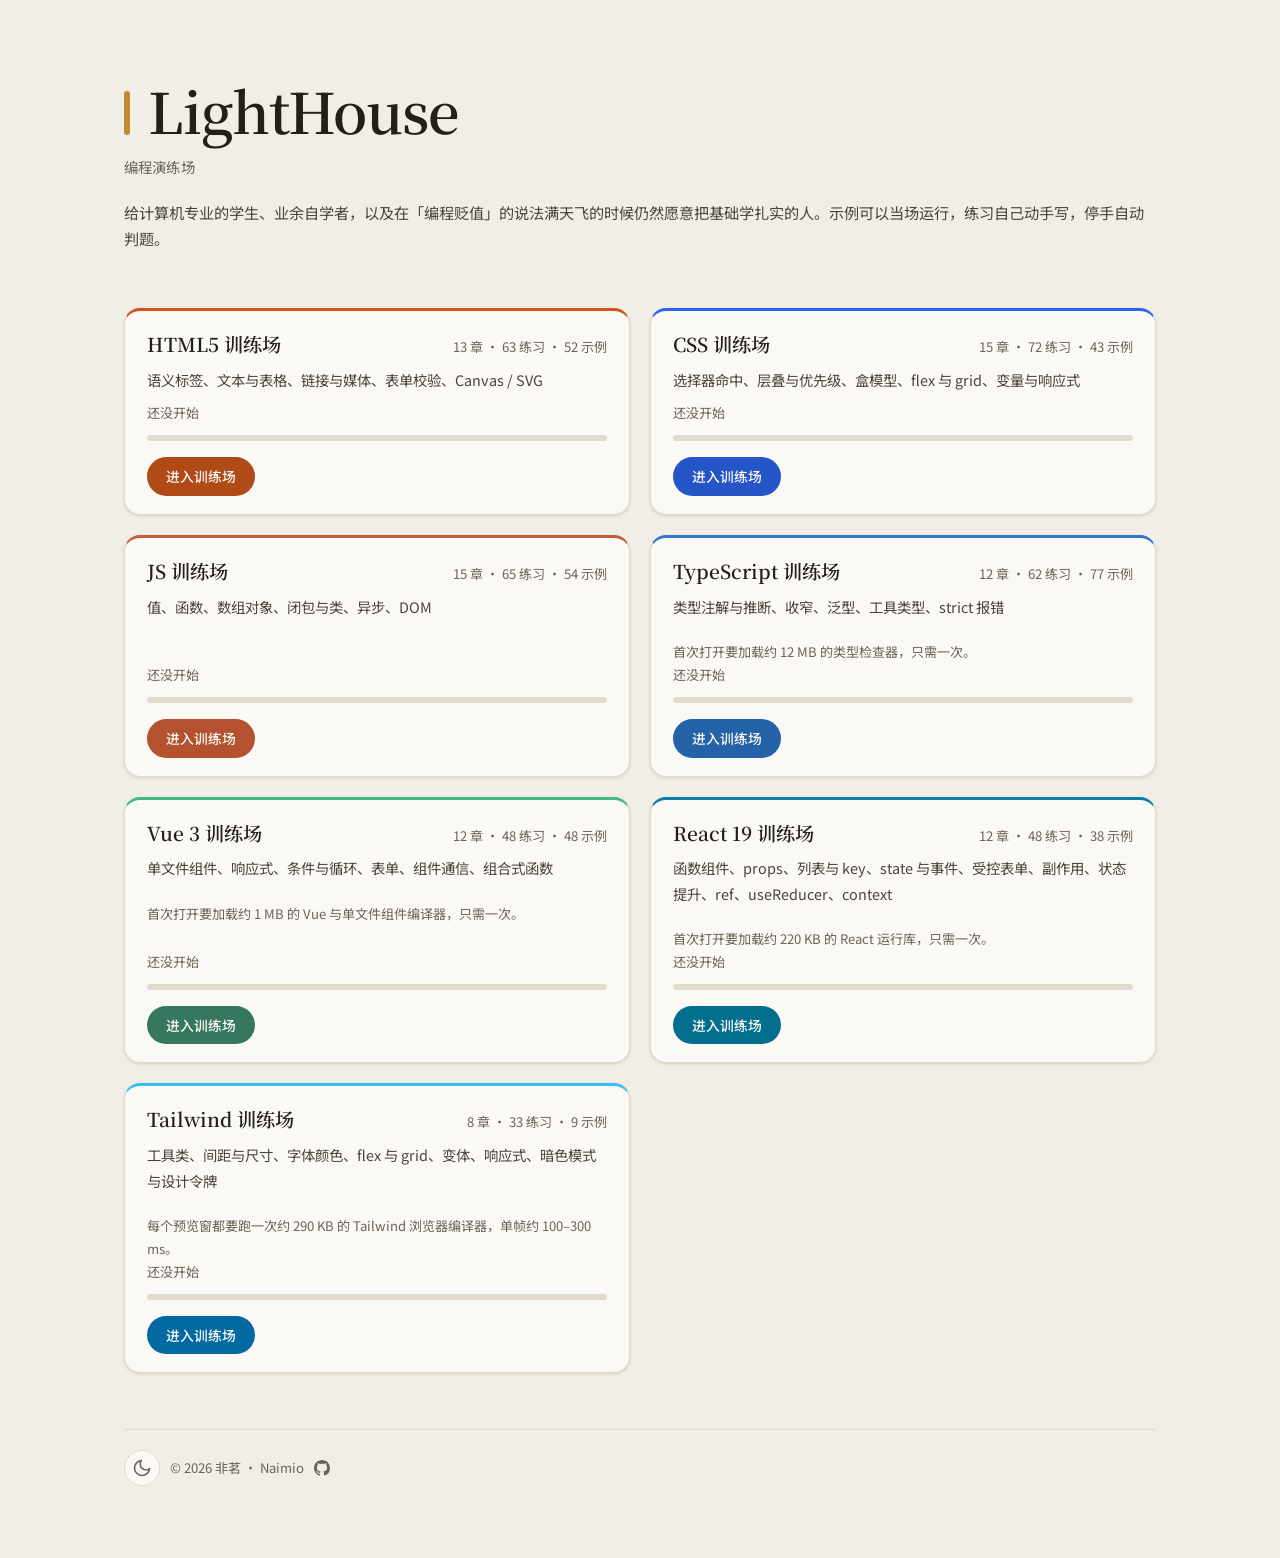
<file: index.html>
<!doctype html>
<html lang="zh-CN">
<head>
<meta charset="utf-8">
<meta name="viewport" content="width=device-width, initial-scale=1">
<title>LightHouse — 编程演练场</title>
<link rel="stylesheet" href="assets/css/portal.css">
  <link rel="preconnect" href="https://fonts.googleapis.com">
  <link rel="preconnect" href="https://fonts.gstatic.com" crossorigin>
  <link href="https://fonts.googleapis.com/css2?family=Noto+Sans+SC:wght@400;500;600&family=Noto+Serif+SC:wght@600&display=swap" rel="stylesheet">
</head>
<body>

<main class="page">

  <header class="hero">
    <h1>LightHouse</h1>
    <p class="sub">编程演练场</p>
    <p class="intro">给计算机专业的学生、业余自学者，以及在「编程贬值」的说法满天飞的时候仍然愿意把基础学扎实的人。示例可以当场运行，练习自己动手写，停手自动判题。</p>
  </header>

  <div class="cards" id="cards"></div>

  <noscript>
    <p class="noscript-note">这页需要 JavaScript 才能列出演练场；每座站的 index.html 也可以直接打开。</p>
  </noscript>

  <footer class="foot">
    <p class="credit">© 2026 非茗 · Naimio<a class="gh-link" href="https://github.com/NaimioChan/LightHouse" aria-label="GitHub 仓库" title="GitHub 仓库"><svg viewBox="0 0 16 16" aria-hidden="true"><path d="M8 0C3.58 0 0 3.58 0 8c0 3.54 2.29 6.53 5.47 7.59.4.07.55-.17.55-.38 0-.19-.01-.82-.01-1.49-2.01.37-2.53-.49-2.69-.94-.09-.23-.48-.94-.82-1.13-.28-.15-.68-.52-.01-.53.63-.01 1.08.58 1.23.82.72 1.21 1.87.87 2.33.66.07-.52.28-.87.51-1.07-1.78-.2-3.64-.89-3.64-3.95 0-.87.31-1.59.82-2.15-.08-.2-.36-1.02.08-2.12 0 0 .67-.21 2.2.82.64-.18 1.32-.27 2-.27s1.36.09 2 .27c1.53-1.04 2.2-.82 2.2-.82.44 1.1.16 1.92.08 2.12.51.56.82 1.27.82 2.15 0 3.07-1.87 3.75-3.65 3.95.29.25.54.73.54 1.48 0 1.07-.01 1.93-.01 2.2 0 .21.15.46.55.38A8.01 8.01 0 0 0 16 8c0-4.42-3.58-8-8-8z"/></svg></a></p>
  </footer>

</main>

<script src="assets/js/manifest.js"></script>
<script src="assets/js/portal.js"></script>
</body>
</html>
</file>
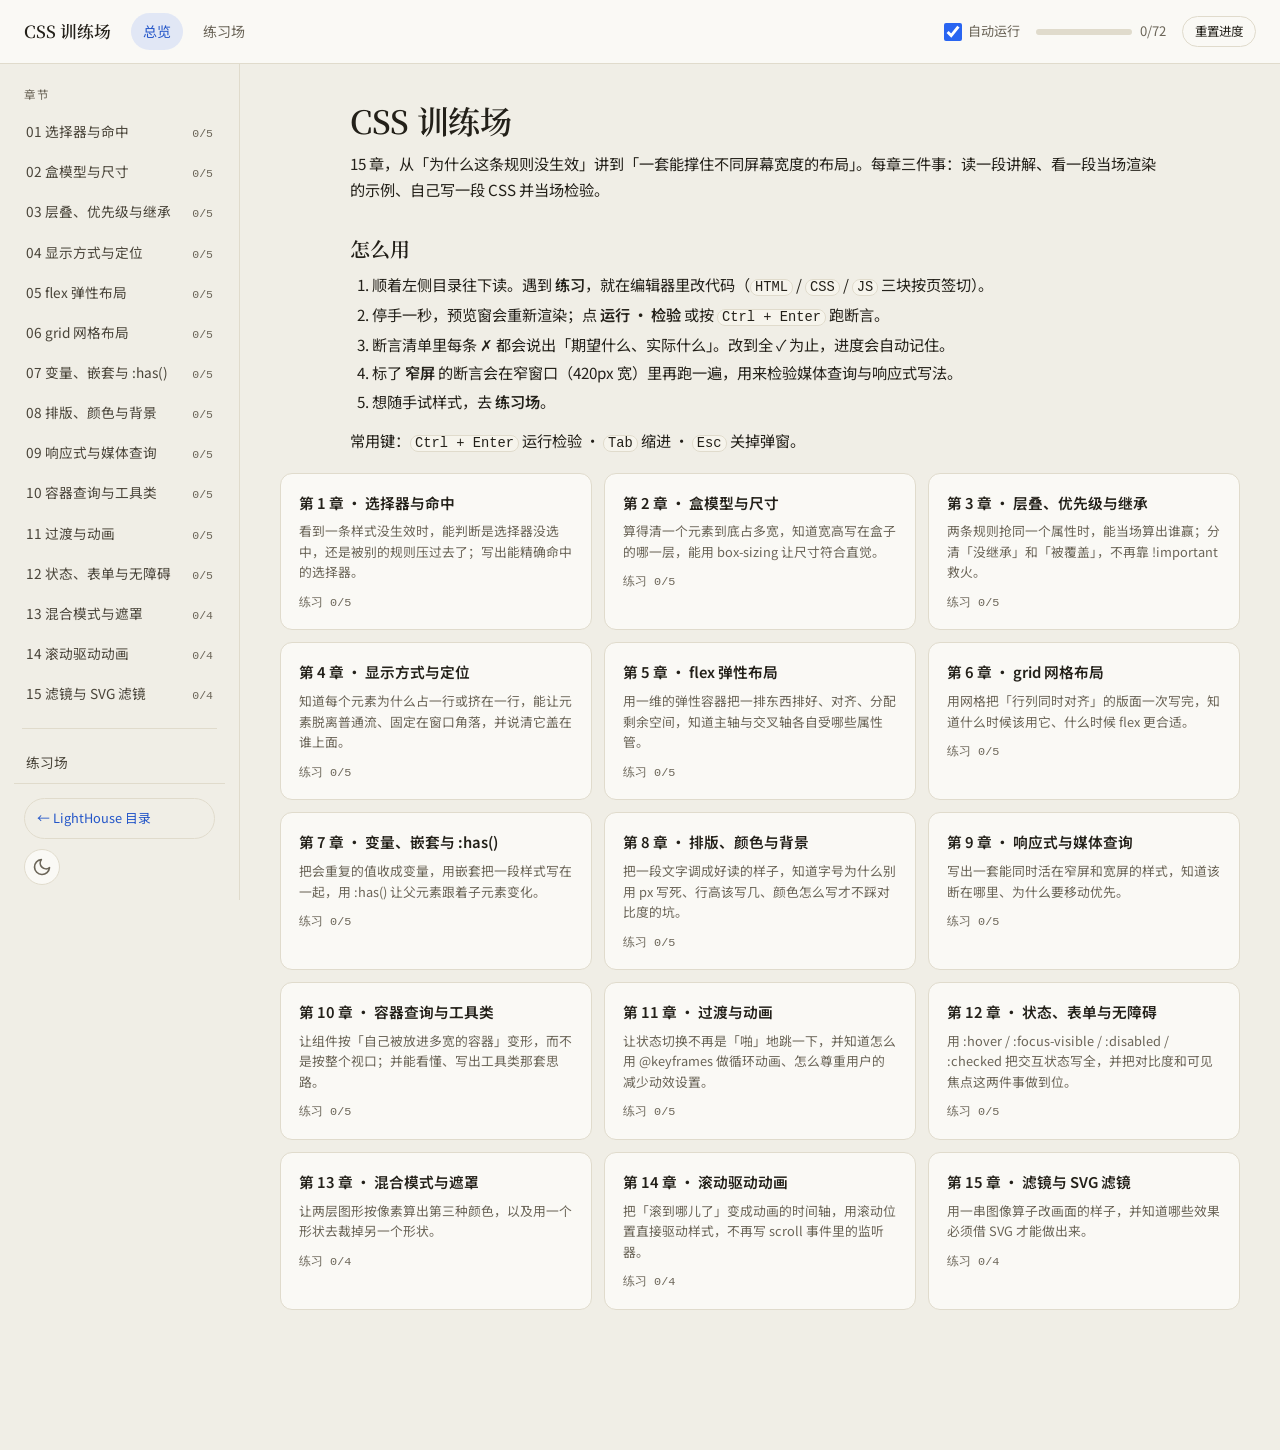
<file: css-lab/index.html>
<!doctype html>
<html lang="zh-CN">
<head>
<meta charset="utf-8">
<meta name="viewport" content="width=device-width, initial-scale=1">
<title>CSS 训练场 — 从选择器命中到布局与响应式</title>
<link rel="stylesheet" href="assets/css/base.css">
  <link rel="preconnect" href="https://fonts.googleapis.com">
  <link rel="preconnect" href="https://fonts.gstatic.com" crossorigin>
  <link href="https://fonts.googleapis.com/css2?family=Noto+Sans+SC:wght@400;500;600&family=Noto+Serif+SC:wght@600&display=swap" rel="stylesheet">
<link rel="stylesheet" href="assets/css/app.css">
</head>
<body>

<header class="topbar">
  <button class="nav-btn" id="nav-btn" type="button" aria-expanded="false" aria-controls="sidebar">目录</button>
  <a class="brand" href="#home">CSS 训练场</a>
  <nav class="topnav">
    <a href="#home" data-route="home">总览</a>
    <a href="#playground" data-route="playground">练习场</a>
  </nav>
  <div class="topbar-right">
    <label class="switch" title="停止输入后自动渲染并检验">
      <input type="checkbox" id="auto-run" checked> 自动运行
    </label>
    <div class="progress-mini" title="总进度">
      <div class="progress-mini-track"><div class="progress-mini-fill" id="progress-fill"></div></div>
      <span id="progress-text">0/0</span>
    </div>
    <button class="btn btn-ghost btn-sm" id="reset-progress">重置进度</button>
  </div>
</header>

<div class="nav-backdrop" id="nav-backdrop"></div>
<div class="shell">
  <aside class="sidebar" id="sidebar"></aside>
  <main class="main" id="main"></main>
</div>

<script src="assets/js/harness.js"></script>
<script src="assets/js/preview.js"></script>
<script src="assets/js/highlight.js"></script>
<script src="assets/js/pair.js"></script>
<script src="assets/js/render.js"></script>
<script src="content/ch01-selectors.js"></script>
<script src="content/ch02-box-model.js"></script>
<script src="content/ch03-cascade.js"></script>
<script src="content/ch04-display-position.js"></script>
<script src="content/ch05-flex.js"></script>
<script src="content/ch06-grid.js"></script>
<script src="content/ch07-variables-nesting.js"></script>
<script src="content/ch08-typography-color.js"></script>
<script src="content/ch09-responsive.js"></script>
<script src="content/ch10-container-utilities.js"></script>
<script src="content/ch11-transitions.js"></script>
<script src="content/ch12-states-a11y.js"></script>
<script src="content/ch13-blend-mask.js"></script>
<script src="content/ch14-scroll-driven.js"></script>
<script src="content/ch15-filters.js"></script>
<script src="assets/js/app.js"></script>
</body>
</html>
</file>
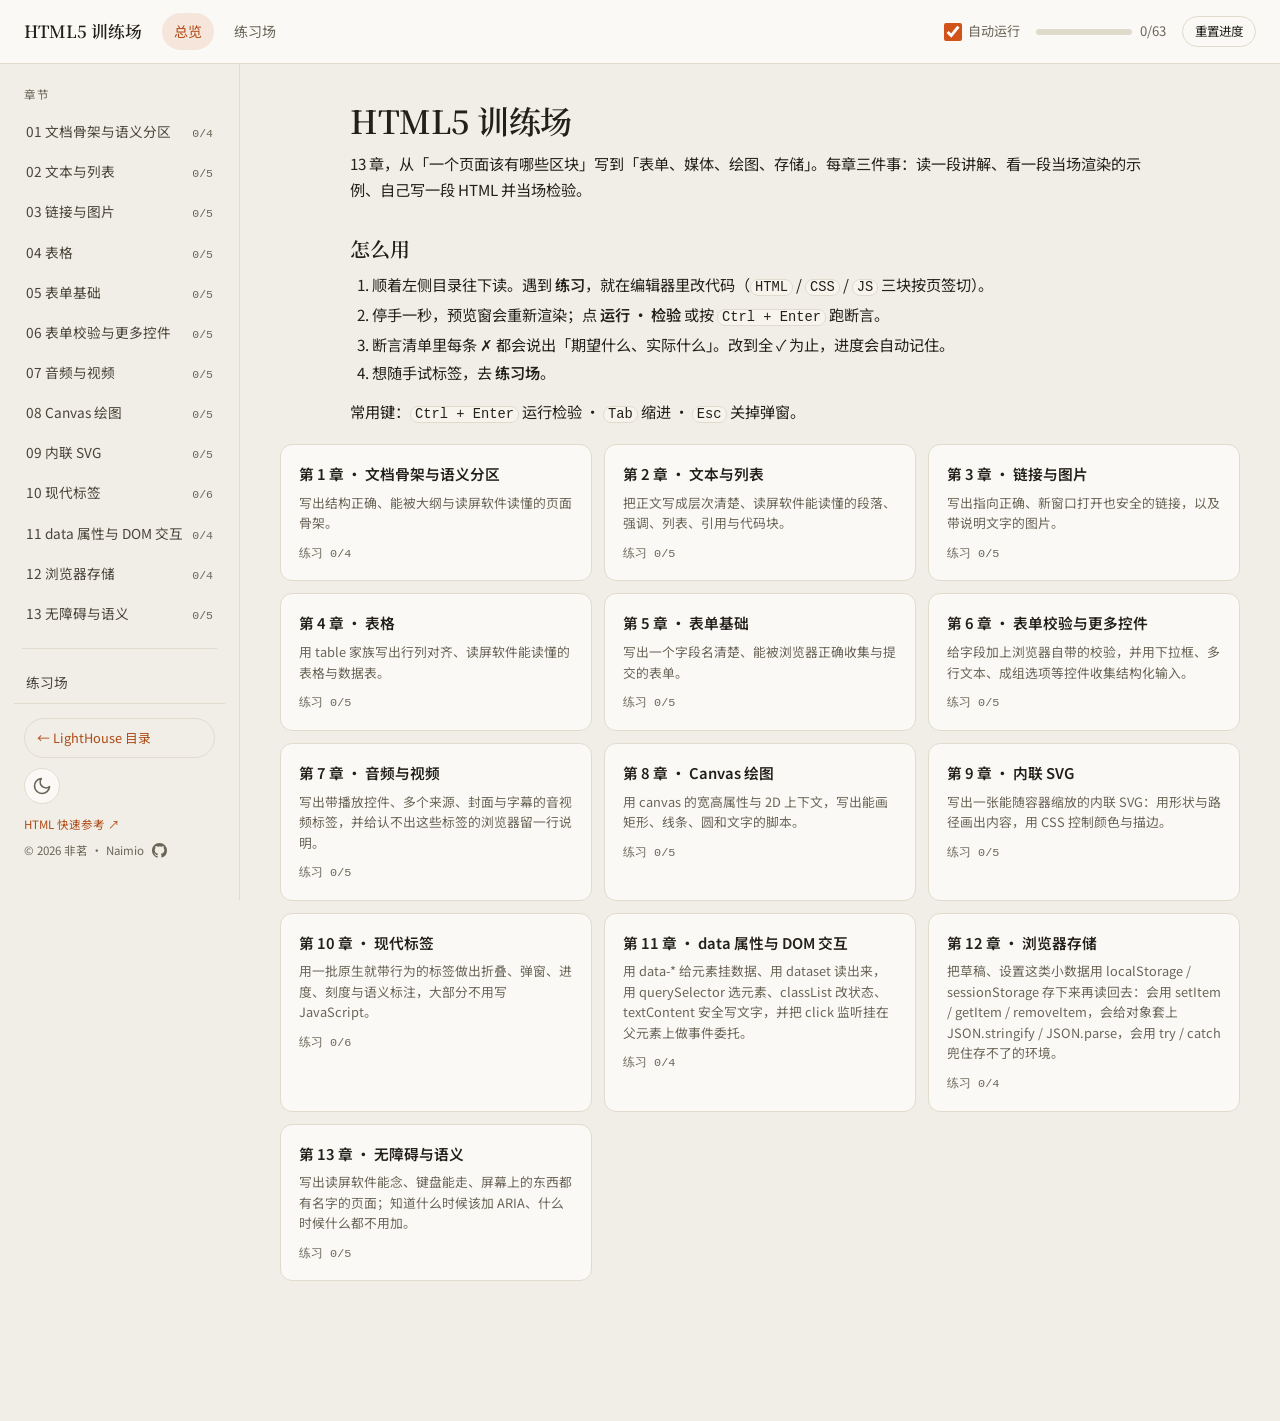
<file: html5-lab/index.html>
<!doctype html>
<html lang="zh-CN">
<head>
<meta charset="utf-8">
<meta name="viewport" content="width=device-width, initial-scale=1">
<title>HTML5 训练场 — 从页面骨架到表单、媒体与存储</title>
<link rel="stylesheet" href="assets/css/base.css">
  <link rel="preconnect" href="https://fonts.googleapis.com">
  <link rel="preconnect" href="https://fonts.gstatic.com" crossorigin>
  <link href="https://fonts.googleapis.com/css2?family=Noto+Sans+SC:wght@400;500;600&family=Noto+Serif+SC:wght@600&display=swap" rel="stylesheet">
<link rel="stylesheet" href="assets/css/app.css">
</head>
<body>

<header class="topbar">
  <button class="nav-btn" id="nav-btn" type="button" aria-expanded="false" aria-controls="sidebar">目录</button>
  <a class="brand" href="#home">HTML5 训练场</a>
  <nav class="topnav">
    <a href="#home" data-route="home">总览</a>
    <a href="#playground" data-route="playground">练习场</a>
  </nav>
  <div class="topbar-right">
    <label class="switch" title="停止输入后自动渲染并检验">
      <input type="checkbox" id="auto-run" checked> 自动运行
    </label>
    <div class="progress-mini" title="总进度">
      <div class="progress-mini-track"><div class="progress-mini-fill" id="progress-fill"></div></div>
      <span id="progress-text">0/0</span>
    </div>
    <button class="btn btn-ghost btn-sm" id="reset-progress">重置进度</button>
  </div>
</header>

<div class="nav-backdrop" id="nav-backdrop"></div>
<div class="shell">
  <aside class="sidebar" id="sidebar"></aside>
  <main class="main" id="main"></main>
</div>

<script src="assets/js/harness.js"></script>
<script src="assets/js/preview.js"></script>
<script src="assets/js/highlight.js"></script>
<script src="assets/js/pair.js"></script>
<script src="assets/js/render.js"></script>
<script src="content/ch01-skeleton.js"></script>
<script src="content/ch02-text-lists.js"></script>
<script src="content/ch03-links-images.js"></script>
<script src="content/ch04-tables.js"></script>
<script src="content/ch05-forms-basics.js"></script>
<script src="content/ch06-forms-validation.js"></script>
<script src="content/ch07-media.js"></script>
<script src="content/ch08-canvas.js"></script>
<script src="content/ch09-svg.js"></script>
<script src="content/ch10-modern-tags.js"></script>
<script src="content/ch11-data-and-dom.js"></script>
<script src="content/ch12-storage.js"></script>
<script src="content/ch13-a11y.js"></script>
<script src="assets/js/app.js"></script>
</body>
</html>
</file>
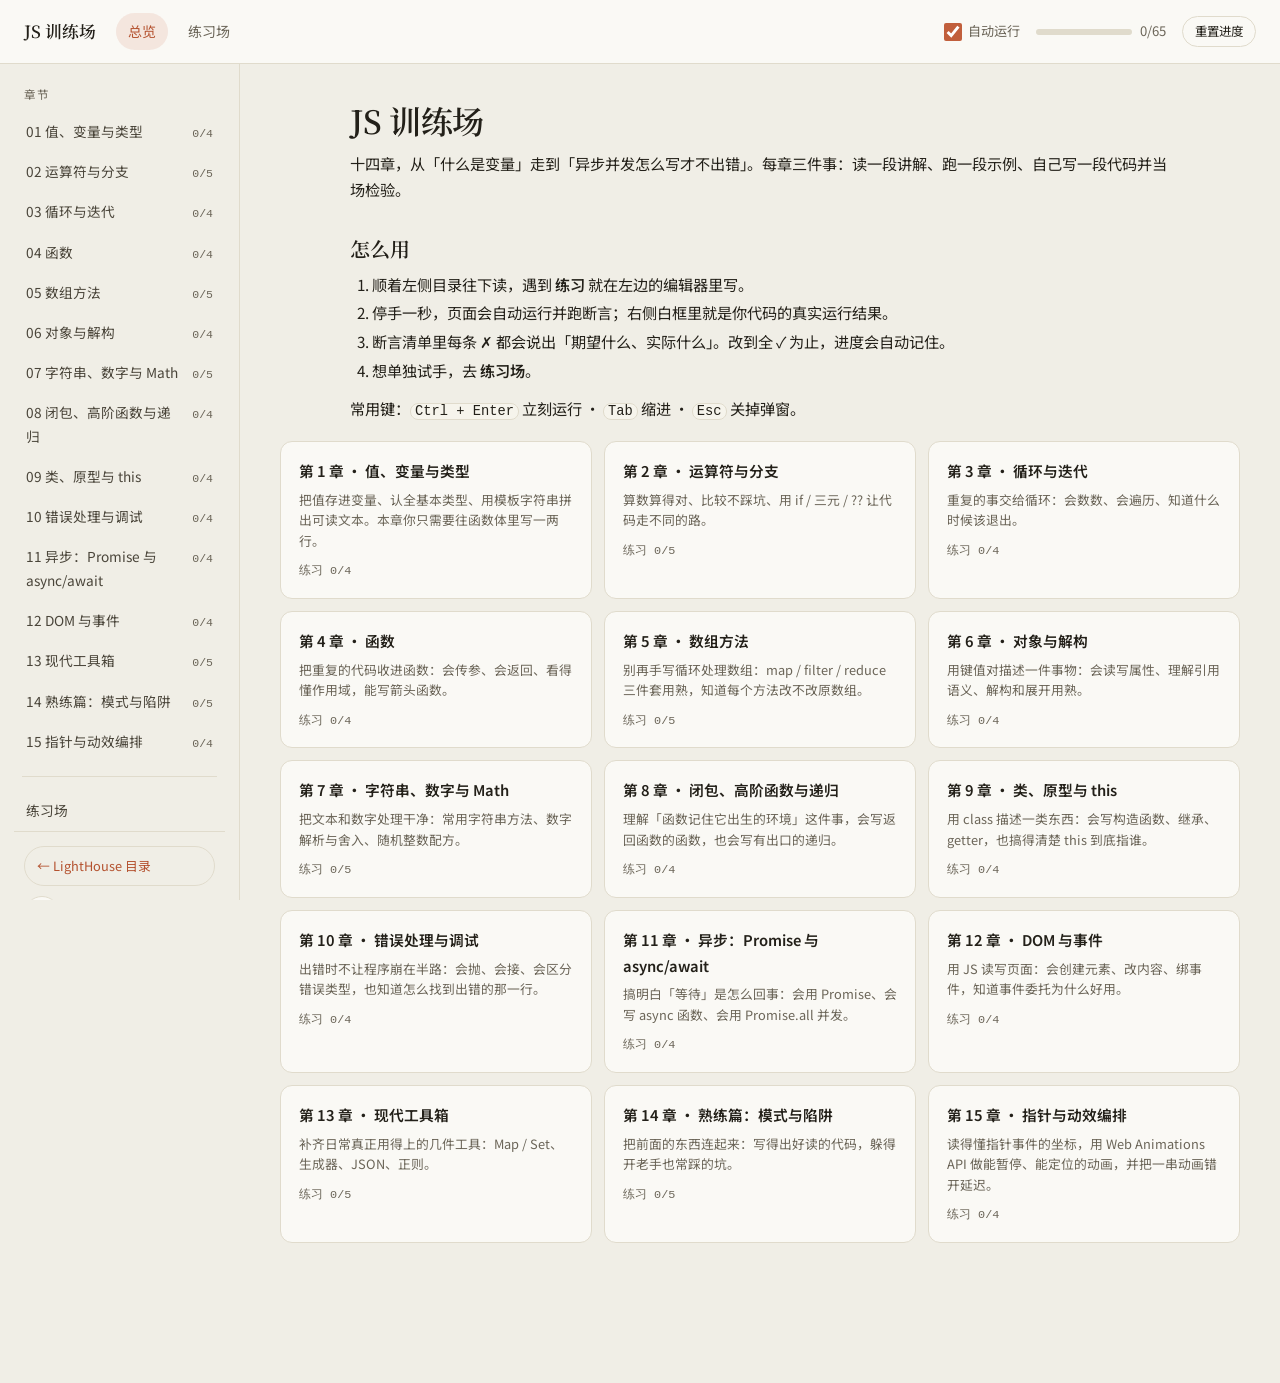
<file: js-lab/index.html>
<!doctype html>
<html lang="zh-CN">
<head>
<meta charset="utf-8">
<meta name="viewport" content="width=device-width, initial-scale=1">
<title>JS 训练场 — JavaScript 从入门到熟练</title>
<link rel="stylesheet" href="assets/css/base.css">
  <link rel="preconnect" href="https://fonts.googleapis.com">
  <link rel="preconnect" href="https://fonts.gstatic.com" crossorigin>
  <link href="https://fonts.googleapis.com/css2?family=Noto+Sans+SC:wght@400;500;600&family=Noto+Serif+SC:wght@600&display=swap" rel="stylesheet">
<link rel="stylesheet" href="assets/css/app.css">
</head>
<body>

<header class="topbar">
  <button class="nav-btn" id="nav-btn" type="button" aria-expanded="false" aria-controls="sidebar">目录</button>
  <a class="brand" href="#home">JS 训练场</a>
  <nav class="topnav">
    <a href="#home" data-route="home">总览</a>
    <a href="#playground" data-route="playground">练习场</a>
  </nav>
  <div class="topbar-right">
    <label class="switch" title="停止输入后自动运行并检验">
      <input type="checkbox" id="auto-run" checked> 自动运行
    </label>
    <div class="progress-mini" title="总进度">
      <div class="progress-mini-track"><div class="progress-mini-fill" id="progress-fill"></div></div>
      <span id="progress-text">0/0</span>
    </div>
    <button class="btn btn-ghost btn-sm" id="reset-progress">重置进度</button>
  </div>
</header>

<div class="nav-backdrop" id="nav-backdrop"></div>
<div class="shell">
  <aside class="sidebar" id="sidebar"></aside>
  <main class="main" id="main"></main>
</div>

<script src="assets/js/sandbox.js"></script>
<script src="assets/js/highlight.js"></script>
<script src="assets/js/pair.js"></script>
<script src="assets/js/runner.js"></script>
<script src="assets/js/render.js"></script>
<script src="content/ch01-values.js"></script>
<script src="content/ch02-control.js"></script>
<script src="content/ch03-loops.js"></script>
<script src="content/ch04-functions.js"></script>
<script src="content/ch05-arrays.js"></script>
<script src="content/ch06-objects.js"></script>
<script src="content/ch07-strings-numbers.js"></script>
<script src="content/ch08-closures.js"></script>
<script src="content/ch09-classes.js"></script>
<script src="content/ch10-errors.js"></script>
<script src="content/ch11-async.js"></script>
<script src="content/ch12-dom.js"></script>
<script src="content/ch13-toolbox.js"></script>
<script src="content/ch14-patterns.js"></script>
<script src="content/ch15-pointer-motion.js"></script>
<script src="assets/js/app.js"></script>
</body>
</html>
</file>
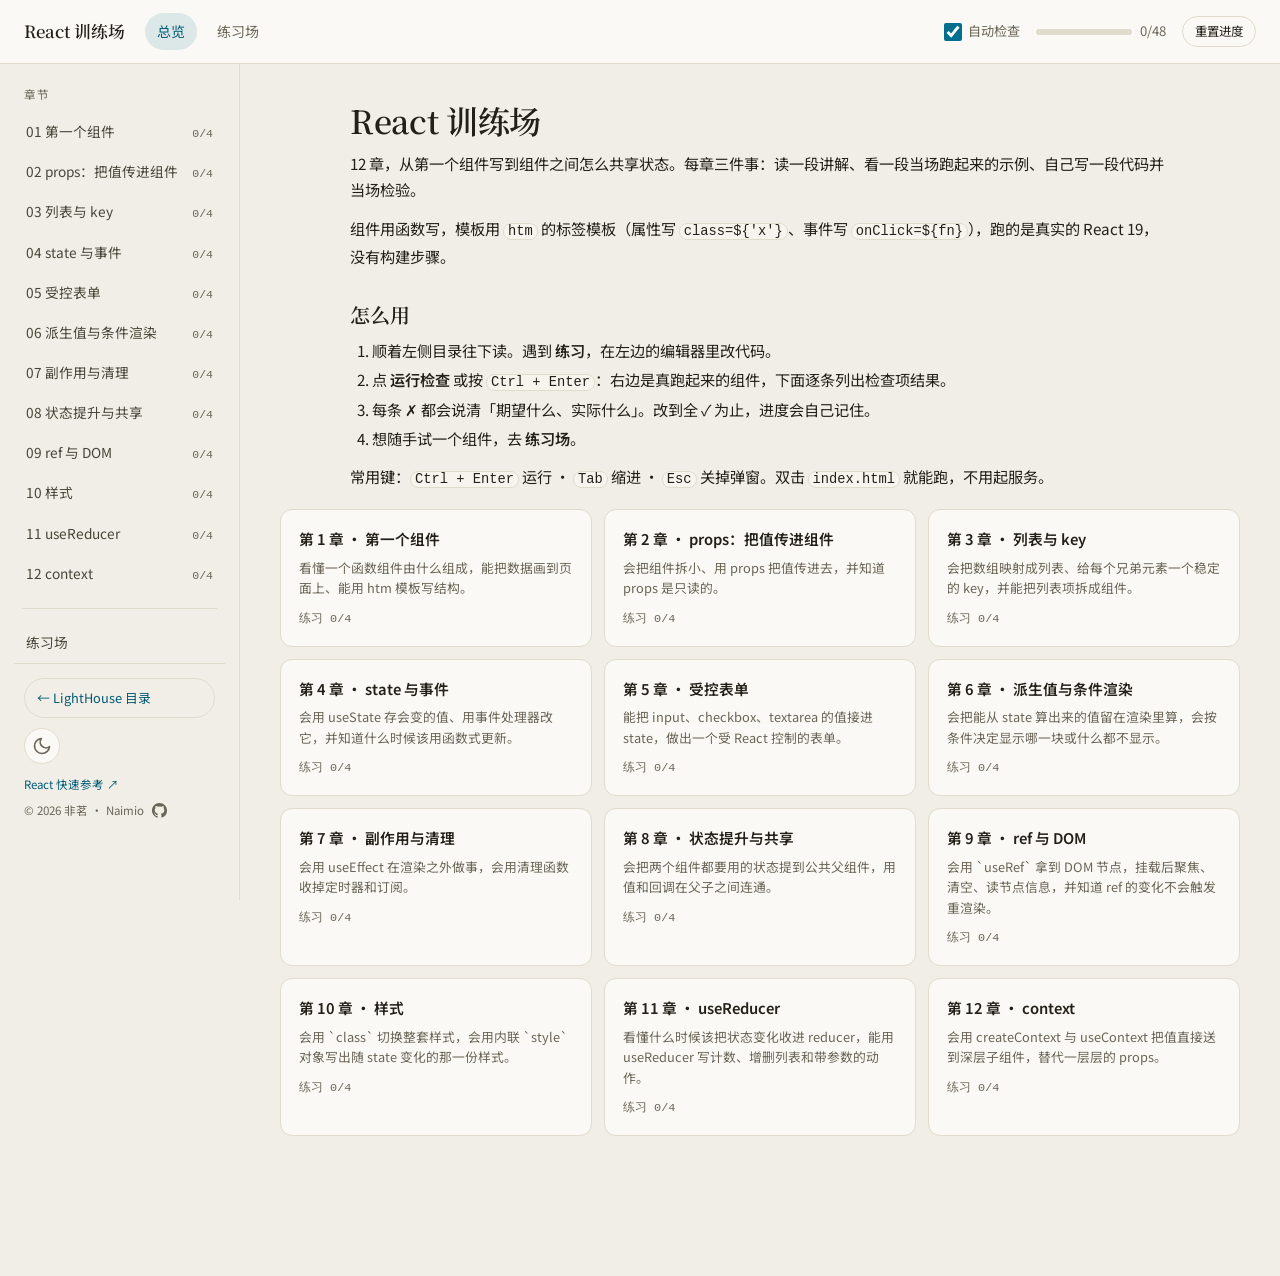
<file: react-lab/index.html>
<!doctype html>
<html lang="zh-CN">
<head>
<meta charset="utf-8">
<meta name="viewport" content="width=device-width, initial-scale=1">
<title>React 训练场 — 从函数组件到状态共享</title>
<link rel="stylesheet" href="assets/css/base.css">
  <link rel="preconnect" href="https://fonts.googleapis.com">
  <link rel="preconnect" href="https://fonts.gstatic.com" crossorigin>
  <link href="https://fonts.googleapis.com/css2?family=Noto+Sans+SC:wght@400;500;600&family=Noto+Serif+SC:wght@600&display=swap" rel="stylesheet">
<link rel="stylesheet" href="assets/css/app.css">
</head>
<body>

<header class="topbar">
  <button class="nav-btn" id="nav-btn" type="button" aria-expanded="false" aria-controls="sidebar">目录</button>
  <a class="brand" href="#home">React 训练场</a>
  <nav class="topnav">
    <a href="#home" data-route="home">总览</a>
    <a href="#playground" data-route="playground">练习场</a>
  </nav>
  <div class="topbar-right">
    <label class="switch" title="停止输入后自动检查">
      <input type="checkbox" id="auto-run" checked> 自动检查
    </label>
    <div class="progress-mini" title="总进度">
      <div class="progress-mini-track"><div class="progress-mini-fill" id="progress-fill"></div></div>
      <span id="progress-text">0/0</span>
    </div>
    <button class="btn btn-ghost btn-sm" id="reset-progress">重置进度</button>
  </div>
</header>

<div class="nav-backdrop" id="nav-backdrop"></div>
<div class="shell">
  <aside class="sidebar" id="sidebar"></aside>
  <main class="main" id="main"></main>
</div>

<div class="boot-strip" id="boot-strip">正在加载 React 运行库（约 220 KB，只需一次）……</div>

<!-- vendor：React 单入口产物的**源码字符串**（由 tools/build-vendor-src.mjs 生成）。
     file:// 下 fetch / XHR 读本地文件全被拦、外链 <script src> 的 textContent 又是空的，
     只有 classic <script src> 能把本地 js 执行起来 —— 所以源码必须预先编码成字符串。
     判题与预览都在沙箱里 eval 这个字符串（沙箱是 opaque origin，只能 postMessage）。 -->
<script src="vendor/react19-src.js"></script>

<script src="assets/js/format.js"></script>
<script src="assets/js/compile.js"></script>
<script src="assets/js/harness.js"></script>
<script src="assets/js/sandbox.js"></script>
<script src="assets/js/highlight.js"></script>
<script src="assets/js/pair.js"></script>
<script src="assets/js/render.js"></script>
<script src="content/ch01-first-component.js"></script>
<script src="content/ch02-props.js"></script>
<script src="content/ch03-lists-keys.js"></script>
<script src="content/ch04-state-events.js"></script>
<script src="content/ch05-forms.js"></script>
<script src="content/ch06-derived-conditional.js"></script>
<script src="content/ch07-effects.js"></script>
<script src="content/ch08-shared-state.js"></script>
<script src="content/ch09-refs-focus.js"></script>
<script src="content/ch10-styling.js"></script>
<script src="content/ch11-reducer.js"></script>
<script src="content/ch12-context.js"></script>
<script src="assets/js/app.js"></script>
</body>
</html>
</file>
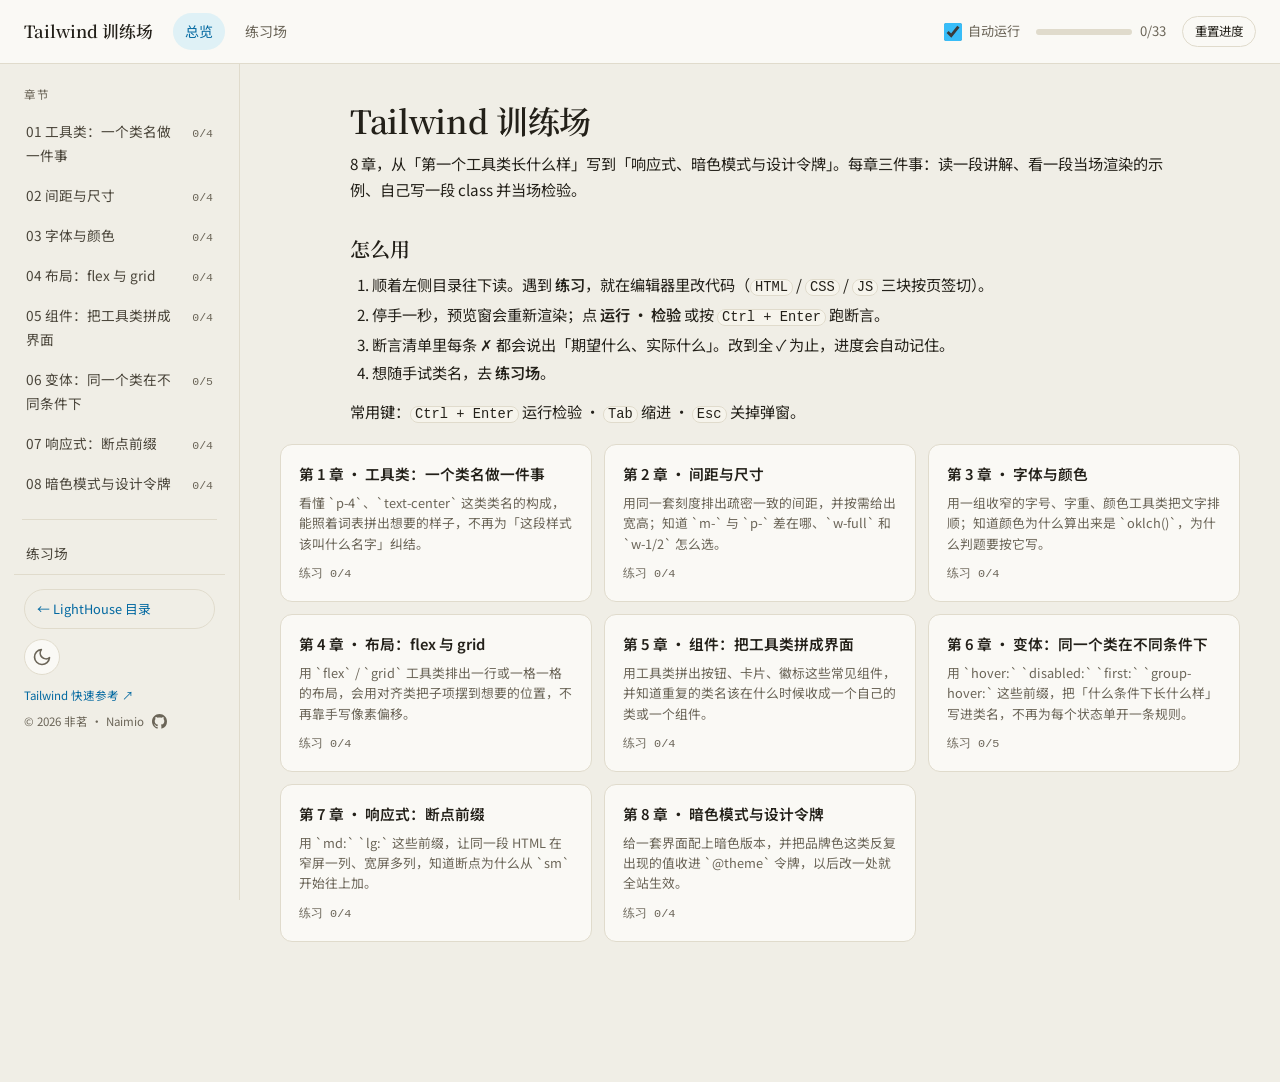
<file: tailwind-lab/index.html>
<!doctype html>
<html lang="zh-CN">
<head>
<meta charset="utf-8">
<meta name="viewport" content="width=device-width, initial-scale=1">
<title>Tailwind 训练场 — 从工具类到设计令牌</title>
<link rel="stylesheet" href="assets/css/base.css">
  <link rel="preconnect" href="https://fonts.googleapis.com">
  <link rel="preconnect" href="https://fonts.gstatic.com" crossorigin>
  <link href="https://fonts.googleapis.com/css2?family=Noto+Sans+SC:wght@400;500;600&family=Noto+Serif+SC:wght@600&display=swap" rel="stylesheet">
<link rel="stylesheet" href="assets/css/app.css">
</head>
<body>

<header class="topbar">
  <button class="nav-btn" id="nav-btn" type="button" aria-expanded="false" aria-controls="sidebar">目录</button>
  <a class="brand" href="#home">Tailwind 训练场</a>
  <nav class="topnav">
    <a href="#home" data-route="home">总览</a>
    <a href="#playground" data-route="playground">练习场</a>
  </nav>
  <div class="topbar-right">
    <label class="switch" title="停止输入后自动渲染并检验">
      <input type="checkbox" id="auto-run" checked> 自动运行
    </label>
    <div class="progress-mini" title="总进度">
      <div class="progress-mini-track"><div class="progress-mini-fill" id="progress-fill"></div></div>
      <span id="progress-text">0/0</span>
    </div>
    <button class="btn btn-ghost btn-sm" id="reset-progress">重置进度</button>
  </div>
</header>

<div class="nav-backdrop" id="nav-backdrop"></div>
<div class="shell">
  <aside class="sidebar" id="sidebar"></aside>
  <main class="main" id="main"></main>
</div>

<!-- Tailwind 浏览器编译器的源码字符串包（vendor/，自动生成）。
     classic script 挂出 window.TWLAB_TAILWIND_SRC，preview.js 把它内联进预览 iframe 求值：
     沙箱是 opaque origin，外链 <script src> 一律 onerror，file:// 下父页面又读不到源码。 -->
<script src="vendor/tailwind-src.js"></script>
<script src="assets/js/harness.js"></script>
<script src="assets/js/preview.js"></script>
<script src="assets/js/highlight.js"></script>
<script src="assets/js/pair.js"></script>
<script src="assets/js/render.js"></script>
<script src="content/ch01-utilities.js"></script>
<script src="content/ch02-spacing-size.js"></script>
<script src="content/ch03-typography-color.js"></script>
<script src="content/ch04-layout.js"></script>
<script src="content/ch05-components.js"></script>
<script src="content/ch06-variants.js"></script>
<script src="content/ch07-responsive.js"></script>
<script src="content/ch08-dark-tokens.js"></script>
<script src="assets/js/app.js"></script>
</body>
</html>
</file>
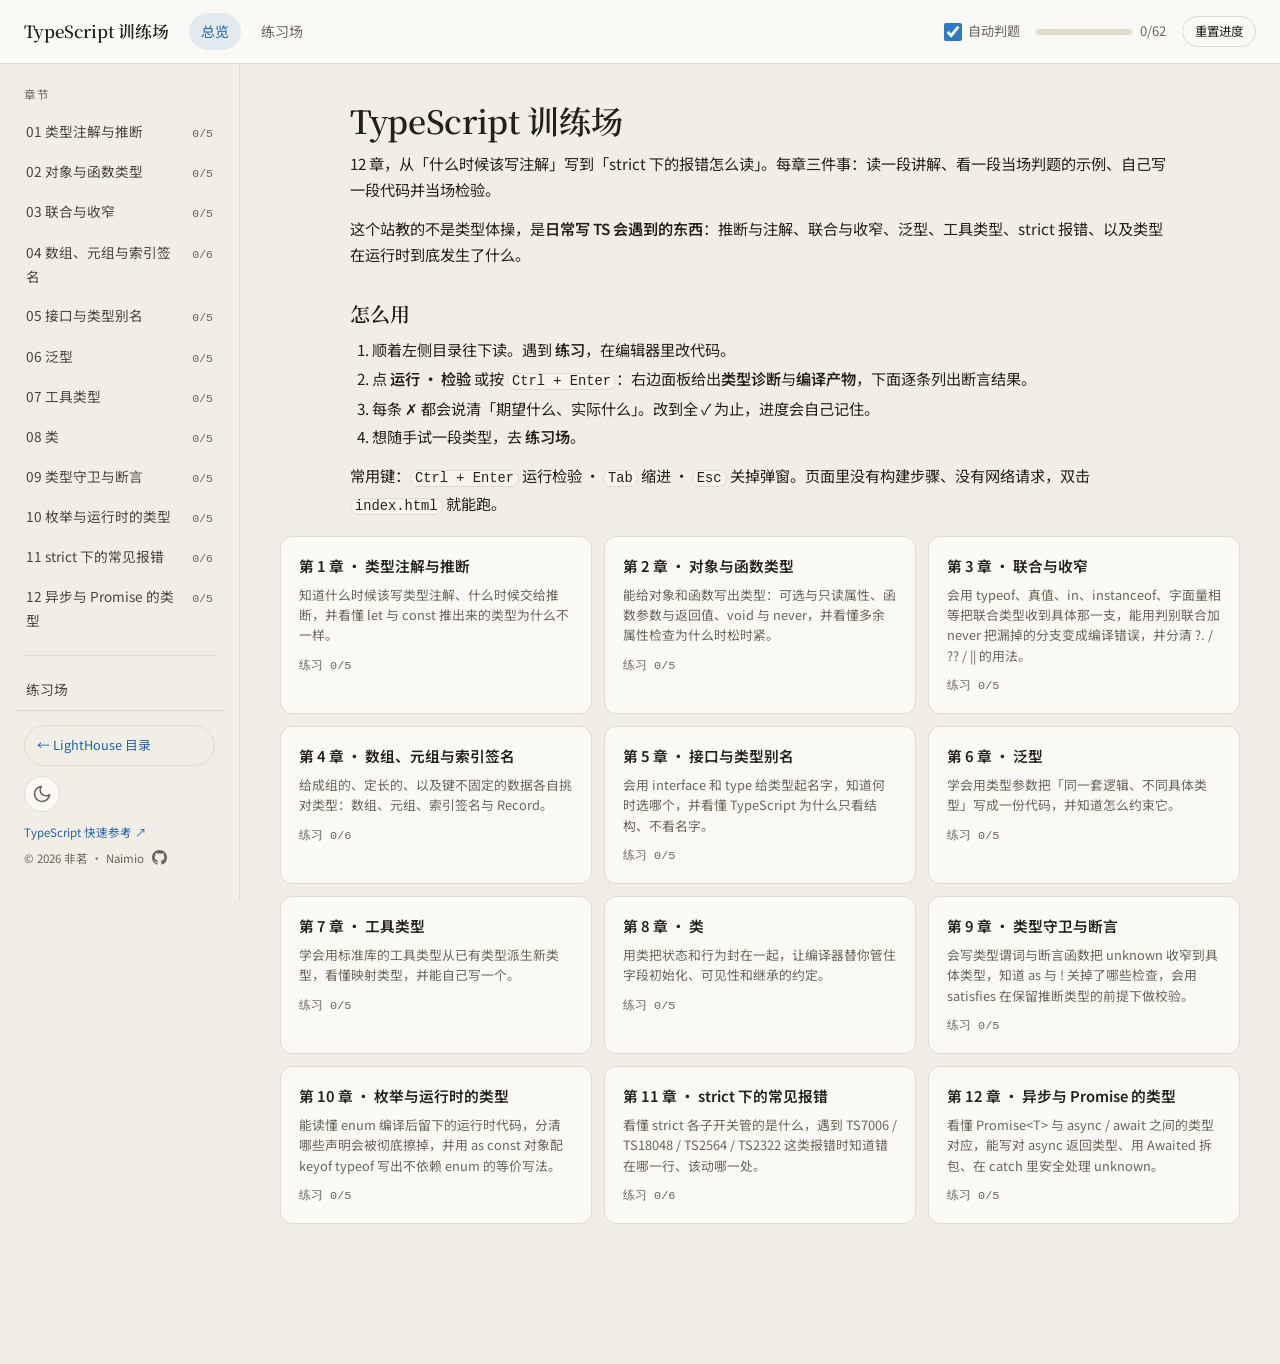
<file: ts-lab/index.html>
<!doctype html>
<html lang="zh-CN">
<head>
<meta charset="utf-8">
<meta name="viewport" content="width=device-width, initial-scale=1">
<title>TypeScript 训练场 — 从类型注解到 strict 报错</title>
<link rel="stylesheet" href="assets/css/base.css">
  <link rel="preconnect" href="https://fonts.googleapis.com">
  <link rel="preconnect" href="https://fonts.gstatic.com" crossorigin>
  <link href="https://fonts.googleapis.com/css2?family=Noto+Sans+SC:wght@400;500;600&family=Noto+Serif+SC:wght@600&display=swap" rel="stylesheet">
<link rel="stylesheet" href="assets/css/app.css">
</head>
<body>

<header class="topbar">
  <button class="nav-btn" id="nav-btn" type="button" aria-expanded="false" aria-controls="sidebar">目录</button>
  <a class="brand" href="#home">TypeScript 训练场</a>
  <nav class="topnav">
    <a href="#home" data-route="home">总览</a>
    <a href="#playground" data-route="playground">练习场</a>
  </nav>
  <div class="topbar-right">
    <label class="switch" title="停止输入后自动判题">
      <input type="checkbox" id="auto-run" checked> 自动判题
    </label>
    <div class="progress-mini" title="总进度">
      <div class="progress-mini-track"><div class="progress-mini-fill" id="progress-fill"></div></div>
      <span id="progress-text">0/0</span>
    </div>
    <button class="btn btn-ghost btn-sm" id="reset-progress">重置进度</button>
  </div>
</header>

<div class="nav-backdrop" id="nav-backdrop"></div>
<div class="shell">
  <aside class="sidebar" id="sidebar"></aside>
  <main class="main" id="main"></main>
</div>

<div class="boot-strip" id="boot-strip">正在加载 TypeScript 编译器（约 12 MB，只需一次）……</div>

<script src="assets/js/format.js"></script>
<script src="assets/js/judge.js"></script>
<script src="assets/js/harness.js"></script>
<script src="assets/js/sandbox.js"></script>
<script src="assets/js/highlight.js"></script>
<script src="assets/js/pair.js"></script>
<script src="assets/js/render.js"></script>
<script src="content/ch01-annotations.js"></script>
<script src="content/ch02-objects-functions.js"></script>
<script src="content/ch03-narrowing.js"></script>
<script src="content/ch04-arrays-tuples.js"></script>
<script src="content/ch05-interfaces.js"></script>
<script src="content/ch06-generics.js"></script>
<script src="content/ch07-utility-types.js"></script>
<script src="content/ch08-classes.js"></script>
<script src="content/ch09-guards-assertions.js"></script>
<script src="content/ch10-enums-runtime.js"></script>
<script src="content/ch11-strict-errors.js"></script>
<script src="content/ch12-modules-async.js"></script>
<script src="assets/js/app.js"></script>
</body>
</html>
</file>
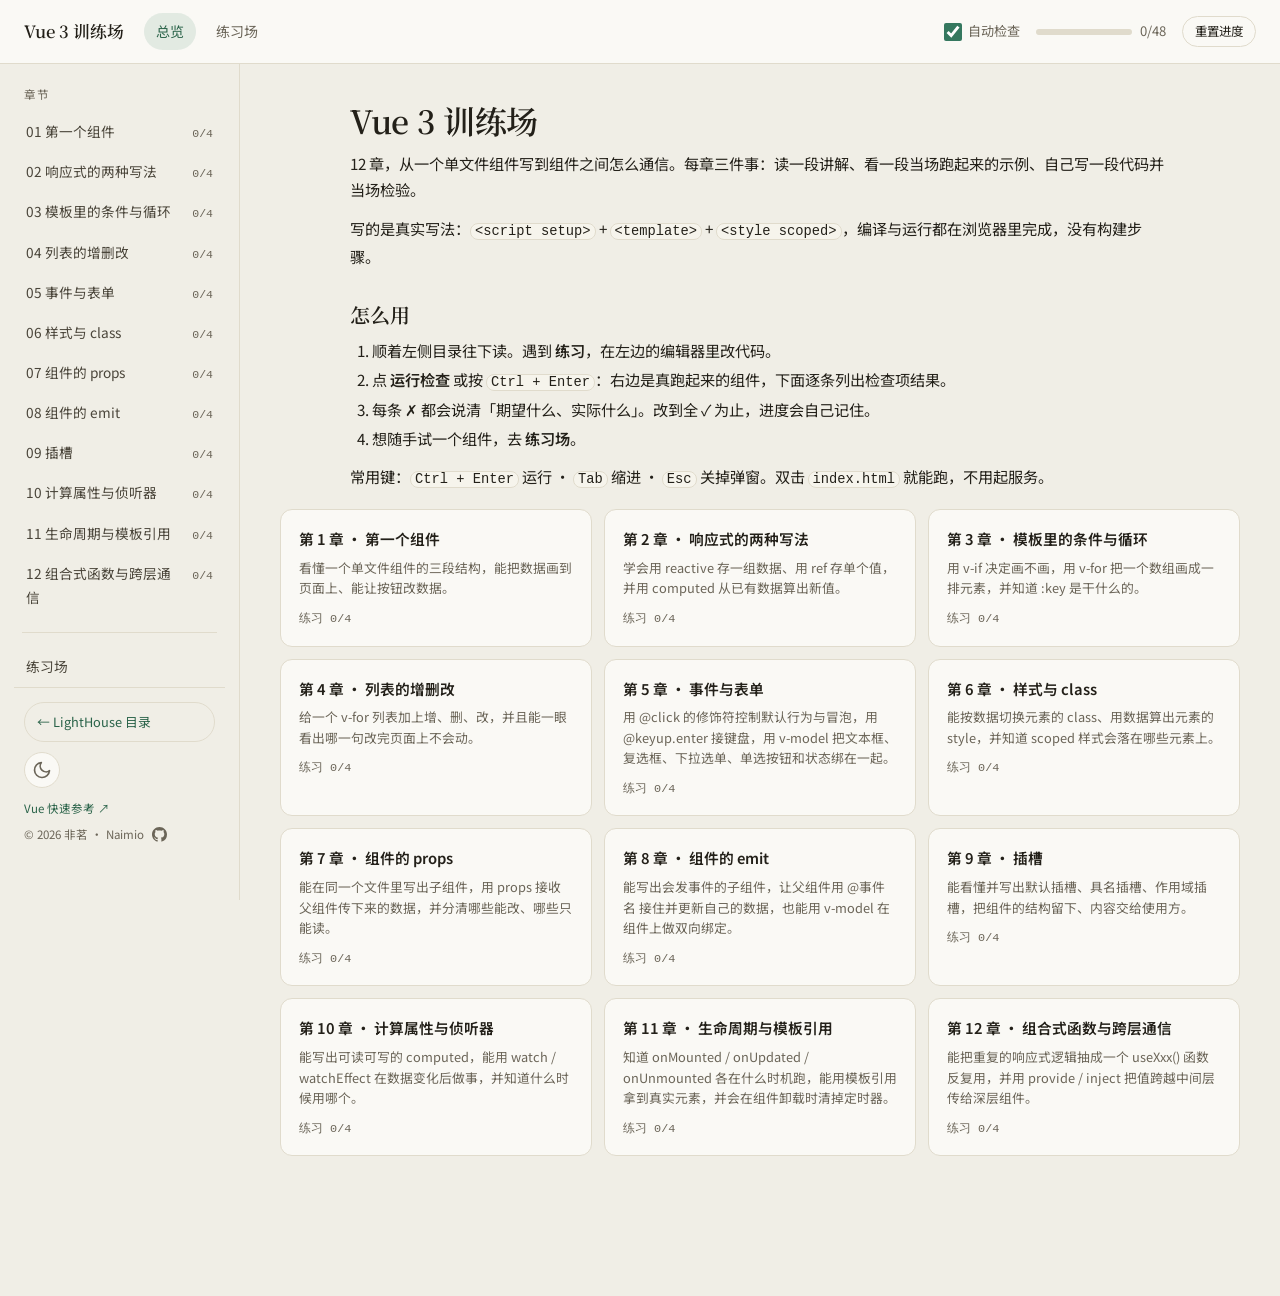
<file: vue-lab/index.html>
<!doctype html>
<html lang="zh-CN">
<head>
<meta charset="utf-8">
<meta name="viewport" content="width=device-width, initial-scale=1">
<title>Vue 3 训练场 — 从单文件组件到组件通信</title>
<link rel="stylesheet" href="assets/css/base.css">
  <link rel="preconnect" href="https://fonts.googleapis.com">
  <link rel="preconnect" href="https://fonts.gstatic.com" crossorigin>
  <link href="https://fonts.googleapis.com/css2?family=Noto+Sans+SC:wght@400;500;600&family=Noto+Serif+SC:wght@600&display=swap" rel="stylesheet">
<link rel="stylesheet" href="assets/css/app.css">
</head>
<body>

<header class="topbar">
  <button class="nav-btn" id="nav-btn" type="button" aria-expanded="false" aria-controls="sidebar">目录</button>
  <a class="brand" href="#home">Vue 3 训练场</a>
  <nav class="topnav">
    <a href="#home" data-route="home">总览</a>
    <a href="#playground" data-route="playground">练习场</a>
  </nav>
  <div class="topbar-right">
    <label class="switch" title="停止输入后自动检查">
      <input type="checkbox" id="auto-run" checked> 自动检查
    </label>
    <div class="progress-mini" title="总进度">
      <div class="progress-mini-track"><div class="progress-mini-fill" id="progress-fill"></div></div>
      <span id="progress-text">0/0</span>
    </div>
    <button class="btn btn-ghost btn-sm" id="reset-progress">重置进度</button>
  </div>
</header>

<div class="nav-backdrop" id="nav-backdrop"></div>
<div class="shell">
  <aside class="sidebar" id="sidebar"></aside>
  <main class="main" id="main"></main>
</div>

<div class="boot-strip" id="boot-strip">正在加载 Vue 与单文件组件编译器（约 950 KB，只需一次）……</div>

<!-- vendor：两个产物的**源码字符串**（由 tools/build-vendor-src.mjs 生成）。
     file:// 下 fetch / XHR 读本地文件全被拦、外链 <script src> 的 textContent 又是空的，
     只有 classic <script src> 能把本地 js 执行起来 —— 所以源码必须预先编码成字符串。
     判题与预览都在沙箱里 eval 这两个字符串（沙箱是 opaque origin，只能 postMessage）。 -->
<script src="vendor/vue-global-src.js"></script>
<script src="vendor/vue-sfc-src.js"></script>

<script src="assets/js/format.js"></script>
<script src="assets/js/compile.js"></script>
<script src="assets/js/harness.js"></script>
<script src="assets/js/sandbox.js"></script>
<script src="assets/js/highlight.js"></script>
<script src="assets/js/pair.js"></script>
<script src="assets/js/render.js"></script>
<script src="content/ch01-first-component.js"></script>
<script src="content/ch02-reactivity.js"></script>
<script src="content/ch03-conditionals-lists.js"></script>
<script src="content/ch04-list-updates.js"></script>
<script src="content/ch05-events-forms.js"></script>
<script src="content/ch06-class-style.js"></script>
<script src="content/ch07-props.js"></script>
<script src="content/ch08-emit.js"></script>
<script src="content/ch09-slots.js"></script>
<script src="content/ch10-computed-watch.js"></script>
<script src="content/ch11-lifecycle-refs.js"></script>
<script src="content/ch12-composables.js"></script>
<script src="assets/js/app.js"></script>
</body>
</html>
</file>
<file: assets/css/portal.css>
:root {
  --on-surface: #232019;
  --on-surface-variant: #4a453a;
  --secondary: #6b6558;
  --surface: #faf9f5;
  --surface-container-lowest: #ffffff;
  --surface-container-low: #f6f4ec;
  --surface-container: #f0eee6;
  --surface-container-high: #e8e5da;
  --surface-container-highest: #e0dbcc;
  --outline: #e0dbcc;
  --outline-variant: #cec7b4;
  --accent: #c08a2e;
  --accent-strong: #8a5a00;
  --accent-container: rgba(192,138,46,0.12);
  --lab-html5: #d25319;  --lab-html5-strong: #b04a16;
  --lab-css: #2965f1;    --lab-css-strong: #2456c8;
  --lab-js: #c15f3c;     --lab-js-strong: #b4522f;
  --lab-ts: #3178c6;     --lab-ts-strong: #2563a8;
  --lab-vue: #42b883;    --lab-vue-strong: #35785f;
  --lab-react: #087ea4;  --lab-react-strong: #046e8f;
  --lab-tailwind: #38bdf8; --lab-tailwind-strong: #0369a1;
  --serif: "Noto Serif SC","Times New Roman",Times,serif;
  --sans: "Noto Sans SC",system-ui,-apple-system,"Segoe UI",sans-serif;
  --r-sm: 8px;
  --r-md: 12px;
  --r-lg: 16px;
  --r-xl: 28px;
  --r-full: 9999px;
  --elev-1: 0 1px 3px 1px rgba(35,32,25,0.05),0 1px 2px 0 rgba(35,32,25,0.08);
  --elev-2: 0 2px 6px 2px rgba(35,32,25,0.06),0 1px 2px 0 rgba(35,32,25,0.08);
  --elev-3: 0 4px 8px 3px rgba(35,32,25,0.08),0 1px 3px 0 rgba(35,32,25,0.06);
  --state-hover: rgba(35,32,25,0.08);
  --state-focus: rgba(35,32,25,0.12);
  --ease-standard: cubic-bezier(0.2,0,0,1);
  --ease-emphasized: cubic-bezier(0.3,0,0,1);
  --page-max: 1080px;
}

* { box-sizing: border-box; }

body {
  margin: 0;
  background: var(--surface-container);
  color: var(--on-surface);
  font-family: var(--sans);
  font-size: 0.95rem;
  line-height: 1.75;
  -webkit-font-smoothing: antialiased;
}

a { color: var(--accent-strong); text-decoration: none; transition: color 150ms var(--ease-standard); }
a:hover { text-decoration: underline; }

::selection { background: rgba(192,138,46,0.24); }
:focus-visible { outline: 2px solid var(--accent); outline-offset: 2px; border-radius: var(--r-sm); }

* { scrollbar-width: thin; scrollbar-color: var(--outline-variant) transparent; }
*::-webkit-scrollbar { width: 10px; height: 10px; }
*::-webkit-scrollbar-thumb { background: var(--outline-variant); border-radius: var(--r-full); border: 3px solid transparent; background-clip: content-box; }

.page { max-width: var(--page-max); margin: 0 auto; padding: 80px 24px 72px; }

.hero { margin: 0 0 56px; }
.hero h1 {
  margin: 0 0 12px;
  font-family: var(--serif);
  font-size: 3.5rem;
  font-weight: 600;
  line-height: 1.1;
  letter-spacing: -0.02em;
}
.hero h1::before {
  content: "";
  display: inline-block;
  width: 6px;
  height: 0.78em;
  margin-right: 18px;
  border-radius: var(--r-full);
  background: var(--accent);
  vertical-align: -0.02em;
}
.hero .sub {
  margin: 0 0 20px;
  color: var(--secondary);
  font-size: 0.9rem;
  letter-spacing: 0.01em;
}
.hero .intro {
  margin: 0;
  color: var(--on-surface-variant);
  overflow-wrap: anywhere;
}

.cards { display: grid; grid-template-columns: repeat(2, minmax(0, 1fr)); gap: 20px; }
@media (max-width: 880px) { .cards { grid-template-columns: minmax(0, 1fr); } }

.card {
  display: flex;
  flex-direction: column;
  background: var(--surface);
  border: 1px solid var(--outline);
  border-top: 3px solid var(--card-accent);
  border-radius: var(--r-lg);
  padding: 20px 22px 18px;
  box-shadow: var(--elev-1);
  transition: box-shadow 250ms var(--ease-standard), border-color 250ms var(--ease-standard);
}
.card:hover {
  box-shadow: var(--elev-2);
}
.card-head { display: flex; align-items: baseline; gap: 10px; flex-wrap: wrap; }
.card-title { margin: 0; font-family: var(--serif); font-size: 1.2rem; font-weight: 600; line-height: 1.4; }
.card-title a { color: var(--on-surface); }
.card-title a:hover { color: var(--card-accent-strong); text-decoration: none; }
.card-stats { margin-left: auto; color: var(--secondary); font-size: 0.82rem; font-variant-numeric: tabular-nums; }
.card-blurb { margin: 8px 0 10px; color: var(--on-surface-variant); font-size: 0.9rem; }
.card-note { margin: 0 0 8px; color: var(--secondary); font-size: 0.82rem; }

.card-area { margin-top: auto; }

.progress-line { display: flex; align-items: baseline; gap: 8px; color: var(--secondary); font-size: 0.82rem; }
.progress-line b { color: var(--on-surface); font-variant-numeric: tabular-nums; }
.track { height: 6px; margin: 10px 0 16px; border-radius: var(--r-full); background: var(--surface-container-highest); overflow: hidden; }
.track > span { display: block; height: 100%; width: 0; background: var(--card-accent); border-radius: var(--r-full); transition: width 400ms var(--ease-emphasized); }

.card-actions { display: flex; align-items: center; gap: 10px; flex-wrap: wrap; }
.btn {
  display: inline-flex;
  align-items: center;
  font-size: 0.86rem;
  font-weight: 500;
  padding: 8px 18px;
  border-radius: var(--r-full);
  border: 1px solid transparent;
  cursor: pointer;
  line-height: 1.5;
  transition: background-color 150ms var(--ease-standard), box-shadow 150ms var(--ease-standard), color 150ms var(--ease-standard);
  position: relative;
  overflow: hidden;
}
.btn-enter { background: var(--card-accent-strong); color: var(--surface); }
.btn-enter:hover { background: var(--on-surface); color: var(--surface); text-decoration: none; box-shadow: var(--elev-1); }
.btn-ghost { background: transparent; color: var(--card-accent-strong); border-color: var(--outline); }
.btn-ghost:hover { background: var(--state-hover); border-color: var(--card-accent); text-decoration: none; }
.card-note { margin: 12px 0 0; color: var(--secondary); font-size: 0.82rem; }

.side-theme {
  display: inline-flex;
  align-items: center;
  justify-content: center;
  width: 36px;
  height: 36px;
  border: 1px solid var(--outline);
  border-radius: var(--r-full);
  background: var(--surface);
  color: var(--secondary);
  cursor: pointer;
  transition: background-color 150ms var(--ease-standard), color 150ms var(--ease-standard);
}
.side-theme:hover { background: var(--state-hover); color: var(--accent-strong); }
.side-theme svg { width: 20px; height: 20px; display: block; }

.foot { margin-top: 56px; padding-top: 20px; border-top: 1px solid var(--outline); color: var(--secondary); font-size: 0.82rem; }
.foot p { margin: 0; }
.foot .credit { display: flex; align-items: center; gap: 10px; }
.gh-link { display: inline-flex; align-items: center; color: var(--secondary); transition: color 150ms var(--ease-standard); }
.gh-link:hover { color: var(--accent-strong); text-decoration: none; }
.gh-link svg { width: 16px; height: 16px; fill: currentColor; display: block; }
.noscript-note { color: var(--secondary); font-size: 0.9rem; }

.stale-banner {
  display: flex;
  gap: 12px;
  align-items: baseline;
  padding: 12px 20px;
  background: var(--accent-strong);
  color: var(--surface);
  font-size: 0.82rem;
  border-radius: 0;
}
.stale-banner kbd { background: rgba(255,255,255,0.18); border-radius: var(--r-sm); padding: 0 4px; }

@media (max-width: 560px) {
  .page { padding: 48px 18px 52px; }
  .hero { margin-bottom: 36px; }
  .hero h1 { font-size: 2.4rem; }
  .hero h1::before { margin-right: 12px; width: 5px; }
  .cards { gap: 16px; }
  .card { padding: 18px 18px 16px; }
  .card-actions { gap: 8px; }
  .btn { padding: 10px 16px; }
}

@media (prefers-color-scheme: dark) {
  :root:not([data-theme="light"]) {
    --on-surface: #e8e4d8;
    --on-surface-variant: #c8c2b0;
    --secondary: #9a9382;
    --surface: #252220;
    --surface-container-lowest: #1a1814;
    --surface-container-low: #1f1d1a;
    --surface-container: #1a1814;
    --surface-container-high: #2a2622;
    --surface-container-highest: #3a3530;
    --outline: #3a3530;
    --outline-variant: #4a4540;
    --accent: #e8a546;
    --accent-strong: #f0c060;
    --state-hover: rgba(255,255,255,0.08);
    --state-focus: rgba(255,255,255,0.12);
  }
}

:root[data-theme="dark"] {
  --on-surface: #e8e4d8;
  --on-surface-variant: #c8c2b0;
  --secondary: #9a9382;
  --surface: #252220;
  --surface-container-lowest: #1a1814;
  --surface-container-low: #1f1d1a;
  --surface-container: #1a1814;
  --surface-container-high: #2a2622;
  --surface-container-highest: #3a3530;
  --outline: #3a3530;
  --outline-variant: #4a4540;
  --accent: #e8a546;
  --accent-strong: #f0c060;
  --state-hover: rgba(255,255,255,0.08);
  --state-focus: rgba(255,255,255,0.12);
}
</file>
<file: css-lab/assets/css/base.css>
:root {
  --ink: #232019;
  --ink-soft: #4a453a;
  --muted: #6b6558;
  --paper: #f0eee6;
  --panel: #faf9f5;
  --line: #e0dbcc;
  --accent: #2965F1;
  --accent-strong: #2456C8;
  --accent-soft: rgba(41,101,241,0.12);

  --sage: #3d7a68;
  --sage-soft: rgba(61,122,104,0.12);
  --code-bg: #f6f4ec;
  --serif: "Noto Serif SC","Times New Roman",Times,serif;
  --sans: "Noto Sans SC",system-ui,-apple-system,"Segoe UI",sans-serif;
  --mono: "Cascadia Code",Consolas,"Courier New",monospace;
  --r-sm: 8px;
  --r-md: 12px;
  --r-lg: 16px;
  --r-xl: 28px;
  --r-full: 9999px;
  --elev-1: 0 1px 3px 1px rgba(35,32,25,0.05),0 1px 2px 0 rgba(35,32,25,0.08);
  --elev-2: 0 2px 6px 2px rgba(35,32,25,0.06),0 1px 2px 0 rgba(35,32,25,0.08);
  --elev-3: 0 4px 8px 3px rgba(35,32,25,0.08),0 1px 3px 0 rgba(35,32,25,0.06);
  --state-hover: rgba(35,32,25,0.08);
  --state-focus: rgba(35,32,25,0.12);
  --ease-standard: cubic-bezier(0.2,0,0,1);
  --ease-emphasized: cubic-bezier(0.3,0,0,1);
  --read-max: 820px;
  --work-max: 1560px;
  --task-col: 22.8rem;
}
@media (min-width: 2100px) {
  :root { --work-max: 1720px; }
}
* { box-sizing: border-box; }
html { height: 100%; }
body { min-height: 100%; }
body {
  margin: 0;
  background: var(--paper);
  color: var(--ink);
  font-family: var(--sans);
  font-size: 0.95rem;
  line-height: 1.75;
  -webkit-font-smoothing: antialiased;
}
a { color: var(--accent-strong); text-decoration: none; transition: color 150ms var(--ease-standard); }
a:hover { text-decoration: underline; }
h1, h2, h3 { font-family: var(--serif); font-weight: 600; letter-spacing: -0.01em; }
h1 { font-size: 2rem; line-height: 1.3; margin: 0 0 8px; }
h2 { font-size: 1.25rem; line-height: 1.4; margin: 32px 0 8px; }
h3 { font-size: 1rem; margin: 24px 0 6px; }
p { margin: 0 0 12px; }
code, kbd, pre, textarea {
  font-family: var(--mono);
  font-size: 0.86rem;
  line-height: 1.6;
}
p code, li code, td code, .md code {
  background: var(--code-bg);
  border: 1px solid var(--line);
  border-radius: var(--r-sm);
  padding: 0 4px;
  white-space: nowrap;
}
hr { border: 0; border-top: 1px solid var(--line); margin: 28px 0; }
::selection { background: rgba(41,101,241,0.22); }
:focus-visible { outline: 2px solid var(--accent); outline-offset: 2px; border-radius: var(--r-sm); }
* { scrollbar-width: thin; scrollbar-color: #cec7b4 transparent; }
*::-webkit-scrollbar { width: 10px; height: 10px; }
*::-webkit-scrollbar-thumb { background: #cec7b4; border-radius: 6px; border: 3px solid transparent; background-clip: content-box; }
*::-webkit-scrollbar-thumb:hover { background: #b8b09a; background-clip: content-box; }

@media (prefers-color-scheme: dark) {
  :root:not([data-theme="light"]) {
    --ink: #e8e4d8;
    --ink-soft: #c8c2b0;
    --muted: #9a9382;
    --paper: #1a1814;
    --panel: #252220;
    --line: #3a3530;
    --accent: #5b8fff;
    --accent-strong: #7aa1ff;
    --accent-soft: rgba(91,143,255,0.15);
    --sage: #6aaa92;
    --sage-soft: rgba(106,170,146,0.15);
    --code-bg: #1f1d1a;
    --state-hover: rgba(255,255,255,0.08);
    --state-focus: rgba(255,255,255,0.12);
  }
}

:root[data-theme="dark"] {
  --ink: #e8e4d8;
  --ink-soft: #c8c2b0;
  --muted: #9a9382;
  --paper: #1a1814;
  --panel: #252220;
  --line: #3a3530;
  --accent: #5b8fff;
  --accent-strong: #7aa1ff;
  --accent-soft: rgba(91,143,255,0.15);
  --sage: #6aaa92;
  --sage-soft: rgba(106,170,146,0.15);
  --code-bg: #1f1d1a;
  --state-hover: rgba(255,255,255,0.08);
  --state-focus: rgba(255,255,255,0.12);
}
</file>
<file: css-lab/assets/css/app.css>
.stale-banner {
  display: flex; align-items: center; gap: 12px; flex-wrap: wrap;
  background: var(--accent-strong); color: var(--panel);
  padding: 12px 20px; font-size: .85rem; line-height: 1.6;
}
.stale-banner kbd { background: rgba(250,249,245,.18); border-color: rgba(250,249,245,.45); color: var(--panel); }
.stale-tag { margin-left: auto; font-family: var(--mono); font-size: .72rem; opacity: .75; }

.topbar {
  position: sticky; top: 0; z-index: 30;
  display: flex; align-items: center; gap: 20px;
  height: 64px; padding: 0 24px;
  background: var(--panel);
  border-bottom: 1px solid var(--line);
}
.brand { font-family: var(--serif); font-size: 1.05rem; font-weight: 600; color: var(--ink); text-decoration: none; transition: color 150ms var(--ease-standard); }
.brand:hover { text-decoration: none; color: var(--accent-strong); }
.topnav { display: flex; gap: 8px; font-size: .875rem; }
.topnav a { color: var(--muted); padding: 6px 12px; border-radius: var(--r-full); transition: background-color 150ms var(--ease-standard), color 150ms var(--ease-standard); }
.topnav a:hover { background: var(--state-hover); text-decoration: none; }
.topnav a.active { color: var(--accent-strong); background: var(--accent-soft); }
.topbar-right { margin-left: auto; display: flex; align-items: center; gap: 16px; font-size: .82rem; color: var(--muted); }
.switch { display: flex; align-items: center; gap: 6px; cursor: pointer; user-select: none; }
.switch input { accent-color: var(--accent); margin: 0; width: 18px; height: 18px; }
.progress-mini { display: flex; align-items: center; gap: 8px; }
.progress-mini-track { width: 96px; height: 6px; border-radius: var(--r-full); background: var(--line); overflow: hidden; }
.progress-mini-fill { height: 100%; width: 0; background: var(--accent); border-radius: var(--r-full); transition: width .3s var(--ease-emphasized); }

.shell { display: flex; align-items: flex-start; }
.sidebar {
  flex: 0 0 240px; width: 240px;
  position: sticky; top: 64px;
  height: calc(100vh - 64px); overflow: auto;
  padding: 20px 14px 40px;
  border-right: 1px solid var(--line);
}
.nav-group { font-size: .72rem; letter-spacing: .08em; color: var(--muted); margin: 0 0 8px 10px; }
.nav-item {
  display: flex; align-items: baseline; gap: 8px;
  padding: 8px 12px; border-radius: var(--r-full);
  color: var(--ink-soft); font-size: .855rem; text-decoration: none;
  cursor: pointer;
  transition: background-color 150ms var(--ease-standard), color 150ms var(--ease-standard);
}
.nav-item:hover { background: var(--state-hover); text-decoration: none; }
.nav-item.active { background: var(--accent-strong); color: var(--panel); }
.nav-item.active .nav-count { color: rgba(250,249,245,.8); }
.nav-item .nav-label { flex: 1 1 auto; }
.nav-count { font-family: var(--mono); font-size: .72rem; color: var(--muted); }
.nav-item.done .nav-count { color: var(--sage); }
.nav-item.active.done .nav-count { color: var(--panel); }
.nav-sep { height: 1px; background: var(--line); margin: 14px 8px; }
.side-foot {
  margin-top: auto;
  padding: 14px 10px 0;
  border-top: 1px solid var(--line);
}
.side-theme {
  display: flex;
  align-items: center;
  justify-content: center;
  width: 36px;
  height: 36px;
  margin-bottom: 10px;
  border: 1px solid var(--line);
  border-radius: var(--r-full);
  background: var(--panel);
  color: var(--muted);
  cursor: pointer;
  transition: background-color 150ms var(--ease-standard), color 150ms var(--ease-standard);
}
.side-theme:hover { background: var(--state-hover); color: var(--accent-strong); }
.side-theme svg { width: 20px; height: 20px; display: block; }
.side-back {
  display: block;
  padding: 8px 12px;
  margin-bottom: 10px;
  border: 1px solid var(--line);
  border-radius: var(--r-full);
  font-size: .8rem;
  color: var(--accent-strong);
  transition: background-color 150ms var(--ease-standard), border-color 150ms var(--ease-standard);
}
.side-back:hover { background: var(--accent-soft); border-color: var(--accent); text-decoration: none; }
.side-credit { display: flex; align-items: center; gap: 8px; margin: 0; font-size: .72rem; color: var(--muted); }
.gh-link { display: inline-flex; align-items: center; color: var(--muted); transition: color 150ms var(--ease-standard); }
.gh-link:hover { color: var(--accent-strong); text-decoration: none; }
.gh-link svg { width: 15px; height: 15px; fill: currentColor; display: block; }
.side-ref { margin: 0 0 6px; font-size: .72rem; }
.side-ref-link { color: var(--accent-strong); }
.side-ref-link:hover { color: var(--accent-strong); text-decoration: underline; }
.nav-btn {
  display: none;
  font-family: var(--sans); font-size: .84rem; line-height: 1.5;
  padding: 6px 14px; border-radius: var(--r-full);
  border: 1px solid var(--line); background: var(--panel); color: var(--ink);
  cursor: pointer;
  transition: background-color 150ms var(--ease-standard), border-color 150ms var(--ease-standard);
}
.nav-btn:hover { background: var(--state-hover); border-color: var(--accent-strong); color: var(--accent-strong); }
.nav-backdrop { display: none; }
.tbl-wrap { max-width: 100%; }
.tbl-wrap .tbl { margin: 0; }
.side-reset { display: none; width: 100%; margin-bottom: 10px; }

.main { flex: 1 1 auto; min-width: 0; padding: 36px 40px 140px; }
.content { width: 100%; max-width: var(--work-max); margin-inline: auto; }
.read { width: 100%; max-width: var(--read-max); margin-inline: auto; }
.work { width: 100%; }
.content > .read:first-child > h1 { margin-top: 0; }

.goal { color: var(--muted); margin: 0 0 26px; }
.md > *:last-child { margin-bottom: 0; }
.md ul, .md ol { margin: 0 0 12px; padding-left: 22px; }
.md li { margin: 2px 0; }
.md strong { font-weight: 600; }
.note {
  margin: 16px 0;
  border-left: 3px solid var(--accent);
  padding: 8px 0 8px 16px;
  color: var(--ink-soft);
  border-radius: 0 var(--r-sm) var(--r-sm) 0;
}
.note.tip { border-left-color: var(--sage); }
.note p:last-child { margin-bottom: 0; }
.tbl { width: 100%; border-collapse: collapse; font-size: .875rem; margin: 14px 0; }
.tbl.mono td, .tbl.mono th { font-family: var(--mono); font-size: .82rem; }
.tbl th, .tbl td { border-bottom: 1px solid var(--line); padding: 8px 10px; text-align: left; vertical-align: top; }
.tbl th { font-weight: 600; color: var(--muted); font-size: .78rem; letter-spacing: .03em; }

.case { margin: 18px 0; border: 1px solid var(--line); border-radius: var(--r-md); overflow: hidden; background: var(--panel); }
.case-head {
  display: flex; align-items: center; gap: 10px;
  padding: 8px 10px 8px 14px;
  border-bottom: 1px solid var(--line);
  font-size: .8rem; color: var(--muted);
}
.case-head .case-caption { flex: 1 1 auto; }
.case-tabs { display: flex; gap: 4px; }
.case-code { margin: 0; padding: 12px 14px; overflow: auto; background: var(--code-bg); max-height: 260px; }
.case-frame { border-top: 1px solid var(--line); background: #fff; }
.case-frame .preview-mount { width: 100%; height: 100%; }
.case-note {
  border-top: 1px dashed var(--line);
  padding: 8px 14px;
  font-size: .78rem; color: var(--accent-strong);
  background: var(--accent-soft);
}

.tk-com { color: #9a9382; font-style: italic; }
.tk-key { color: #a3542f; }
.tk-str { color: #3d7a68; }
.tk-num { color: #8a6b2f; }
.tk-fn  { color: var(--ink); font-weight: 600; }
.tk-pun { color: #8d8677; }
.tk-tag { color: #a3542f; }
.tk-attr { color: #7a5a24; }
.tk-at  { color: #a3542f; }
.tk-prop { color: #4a6b8a; }

.btn {
  font-family: var(--sans); font-size: .84rem;
  padding: 8px 16px; border-radius: var(--r-full);
  border: 1px solid var(--line); background: var(--panel); color: var(--ink);
  cursor: pointer; line-height: 1.5;
  transition: background-color 150ms var(--ease-standard), border-color 150ms var(--ease-standard), color 150ms var(--ease-standard), box-shadow 150ms var(--ease-standard);
}
.btn:hover { background: var(--state-hover); border-color: var(--accent-strong); color: var(--accent-strong); }
.btn-primary { background: var(--accent-strong); border-color: var(--accent-strong); color: var(--panel); }
.btn-primary:hover { background: var(--ink); border-color: var(--ink); color: var(--panel); box-shadow: var(--elev-1); }
.btn-sm { padding: 5px 12px; font-size: .78rem; }
.btn:disabled { opacity: .45; cursor: default; }
.btn:disabled:hover { background: var(--panel); border-color: var(--line); color: var(--ink); }

.ex-card {
  margin: 22px 0;
  background: var(--panel);
  border: 1px solid var(--line);
  border-radius: var(--r-lg);
  padding: 20px 22px 18px;
  box-shadow: var(--elev-1);
}
.ex-head { display: flex; align-items: center; gap: 10px; }
.ex-id { font-family: var(--mono); font-size: .74rem; color: var(--muted); }
.ex-title { font-weight: 600; }
.ex-dot { width: 10px; height: 10px; border-radius: 50%; background: var(--line); margin-left: auto; flex: 0 0 auto; transition: background-color 200ms var(--ease-standard); }
.ex-dot.pass { background: var(--sage); }
.ex-dot.fail { background: var(--accent); }
.ex-task { max-width: var(--read-max); }
.ex-task > *:last-child { margin-bottom: 0; }
.ex-grid { display: grid; grid-template-columns: minmax(0, 1fr); gap: 14px; margin-top: 14px; }

@media (min-width: 900px) {
  .ex-grid { grid-template-columns: minmax(0, 1fr) minmax(0, 1fr); }
  .ex-grid .ex-task { grid-column: 1 / -1; }
}
@media (min-width: 1360px) {
  .ex-grid { grid-template-columns: minmax(0, var(--task-col)) minmax(0, 1fr) minmax(0, 1fr); gap: 18px; align-items: start; }
  .ex-grid .ex-task { grid-column: auto; margin: 0; max-width: none; }
  .ex-card > .console-box,
  .ex-card > .tests,
  .ex-card > .ex-actions { margin-left: calc(var(--task-col) + 18px); }
}

.case-frame-narrow { width: 100%; }
.ex-card .preview-box { max-width: 100%; }
.ex-card-2stage .ex-grid { grid-template-columns: minmax(0, 1fr); }
@media (min-width: 900px) {
  .ex-card-2stage .ex-grid { grid-template-columns: minmax(0, var(--task-col)) minmax(0, 1fr); }
  .ex-card-2stage .ex-grid .ex-task { grid-column: auto; margin-top: 0; }
  .ex-card-2stage .ex-grid .preview-box { grid-column: 1 / -1; }
}
@media (min-width: 1360px) {
  .ex-card-2stage .ex-grid { grid-template-columns: minmax(0, var(--task-col)) minmax(0, 1fr); }
  .ex-card-2stage .ex-grid .preview-box { grid-column: 1 / -1; }
  .ex-card-2stage > .console-box,
  .ex-card-2stage > .tests,
  .ex-card-2stage > .ex-actions { margin-left: 0; }
}
.ex-card-2stage .preview-box { max-width: none; }
.stage-tag {
  display: inline-block; margin-right: 6px; padding: 1px 6px;
  font-family: var(--sans); font-size: .68rem; line-height: 1.5;
  border: 1px solid var(--accent); border-radius: var(--r-full);
  color: var(--accent-strong); vertical-align: 1px;
}

.editor-cell { height: 280px; }
.editor-box {
  position: relative; display: flex; flex-direction: column; height: 100%;
  background: var(--code-bg);
  border: 1px solid var(--line);
  border-radius: var(--r-md);
  overflow: hidden;
}
.ed-tabs { display: flex; gap: 2px; padding: 4px 6px 0; border-bottom: 1px solid var(--line); background: var(--panel); }
.ed-tab {
  font-family: var(--mono); font-size: .74rem; letter-spacing: .04em;
  border: 1px solid transparent; border-bottom: 0; border-radius: var(--r-sm) var(--r-sm) 0 0;
  background: transparent; color: var(--muted); padding: 4px 10px; cursor: pointer;
  transition: color 150ms var(--ease-standard), background-color 150ms var(--ease-standard);
}
.ed-tab:hover { color: var(--accent-strong); }
.ed-tab.active { background: var(--code-bg); border-color: var(--line); color: var(--ink); }
.ed-panes { position: relative; flex: 1 1 auto; min-height: 0; }
.ed-pane { position: absolute; inset: 0; display: none; }
.ed-pane.active { display: block; }
.editor-hl, .editor-ta {
  position: absolute; inset: 0; margin: 0; border: 0;
  padding: 12px 14px;
  font-family: var(--mono); font-size: .86rem; line-height: 1.6;
  white-space: pre-wrap; word-break: break-word; overflow: auto;
  tab-size: 2;
}
.editor-hl { z-index: 0; pointer-events: none; color: var(--ink); }
.editor-ta { z-index: 1; color: transparent; caret-color: var(--ink); background: transparent; resize: none; outline: none; }
.editor-ta::selection { background: rgba(41,101,241,0.22); color: transparent; }

.preview-box {
  position: relative; border: 1px solid var(--line); border-radius: var(--r-md);
  overflow: hidden; background: #fff;
}
.preview-box::before {
  content: attr(data-empty);
  position: absolute; inset: 0; z-index: 0;
  display: flex; align-items: center; justify-content: center;
  color: var(--muted); font-size: .82rem;
}
.preview-box:has(.preview-frame)::before { display: none; }
.preview-mount { position: relative; z-index: 1; width: 100%; height: 100%; }
.preview-frame { display: block; width: 100%; height: 100%; border: 0; background: #fff; }

.console-box {
  margin-top: 10px;
  max-height: 96px; overflow: auto;
  background: var(--code-bg); border: 1px solid var(--line); border-radius: var(--r-md);
  padding: 8px 11px; font-family: var(--mono); font-size: .78rem; color: var(--ink-soft);
}
.console-box:empty::before { content: "控制台"; color: var(--muted); font-family: var(--sans); font-size: .74rem; }
.console-line { white-space: pre-wrap; word-break: break-word; }
.console-line.err { color: var(--accent-strong); }
.console-line.warn { color: #8a6b2f; }

.tests { margin-top: 14px; border-top: 1px solid var(--line); padding-top: 10px; }
.tests-head { font-size: .74rem; letter-spacing: .06em; color: var(--muted); margin-bottom: 4px; }
.test-row { display: flex; gap: 8px; font-size: .82rem; padding: 2px 0; }
.test-mark { flex: 0 0 auto; font-family: var(--mono); }
.test-mark.ok { color: var(--sage); }
.test-mark.bad { color: var(--accent-strong); }
.test-mark.wait { color: var(--muted); }
.test-body { min-width: 0; }
.test-label { font-family: var(--mono); font-size: .78rem; color: var(--ink-soft); word-break: break-all; }
.test-msg { color: var(--accent-strong); font-size: .8rem; }
.ex-actions { display: flex; align-items: center; gap: 8px; flex-wrap: wrap; margin-top: 14px; border-top: 1px solid var(--line); padding-top: 12px; }
.status-pill { margin-left: auto; font-size: .8rem; padding: 3px 10px; border-radius: var(--r-full); }
.status-pill.pass { color: var(--sage); background: var(--sage-soft); }
.status-pill.fail { color: var(--accent-strong); background: var(--accent-soft); }
.status-pill.idle { color: var(--muted); background: rgba(0,0,0,.04); }
.hint-list { margin: 10px 0 0; padding: 0 0 0 18px; font-size: .85rem; color: var(--ink-soft); max-width: var(--read-max); }
.hint-list li { margin: 3px 0; }

.ch-grid { display: grid; grid-template-columns: repeat(auto-fill, minmax(238px, 1fr)); gap: 12px; margin-top: 18px; }
.ch-card {
  display: block; background: var(--panel); border: 1px solid var(--line);
  border-radius: var(--r-md); padding: 16px 18px; color: var(--ink); text-decoration: none;
  transition: border-color 150ms var(--ease-standard), box-shadow 150ms var(--ease-standard);
}
.ch-card:hover { border-color: var(--accent); text-decoration: none; box-shadow: var(--elev-1); }
.ch-card .ch-title { font-weight: 600; font-size: .92rem; }
.ch-card .ch-goal { color: var(--muted); font-size: .8rem; line-height: 1.6; margin-top: 6px; }
.ch-card .ch-meta { margin-top: 10px; font-size: .74rem; color: var(--muted); font-family: var(--mono); }
.ch-card.done { border-color: var(--sage); }

kbd {
  font-family: var(--mono); font-size: .76rem;
  border: 1px solid var(--line); border-bottom-width: 2px;
  border-radius: var(--r-sm); padding: 0 4px; background: var(--panel); color: var(--ink-soft);
}

.pager { display: flex; justify-content: space-between; align-items: center; gap: 12px; margin-top: 44px; padding-top: 18px; border-top: 1px solid var(--line); }

.pg-grid { display: grid; grid-template-columns: minmax(0, 1fr) minmax(0, 1fr); gap: 16px; margin-top: 18px; }
@media (max-width: 980px) { .pg-grid { grid-template-columns: minmax(0, 1fr); } }
.pg-grid .editor-cell, .pg-grid .preview-box { height: 420px; }
.pg-grid .console-box { max-height: 180px; }

.modal-backdrop {
  position: fixed; inset: 0; z-index: 60;
  background: rgba(35,32,25,.4);
  display: flex; align-items: center; justify-content: center;
}
.modal {
  background: var(--panel); border: 1px solid var(--line); border-radius: var(--r-lg);
  padding: 24px 26px; max-width: 380px; font-size: .9rem;
  box-shadow: var(--elev-3);
}
.modal h3 { margin: 0 0 8px; font-size: 1rem; }
.modal .modal-actions { display: flex; justify-content: flex-end; gap: 8px; margin-top: 18px; }

@media (max-width: 900px) {
  .topbar { gap: 10px; padding: 0 12px; height: 56px; }
  .nav-btn { display: block; flex: 0 0 auto; }
  .topnav { display: none; }
  .topbar-right { gap: 12px; font-size: .78rem; }
  .progress-mini-track { width: 56px; }
  #reset-progress { display: none; }
  .sidebar {
    position: fixed; top: 56px; bottom: 0; left: 0; z-index: 45;
    height: auto;
    width: 82vw; max-width: 300px; flex: none;
    padding: 18px 12px 28px;
    background: var(--panel);
    border-right: 1px solid var(--line);
    transform: translateX(-102%);
    visibility: hidden;
    transition: transform .22s var(--ease-standard), visibility .22s;
    overscroll-behavior: contain;
  }
  body.nav-open .sidebar { transform: none; visibility: visible; }
  .nav-backdrop {
    display: block; position: fixed; inset: 56px 0 0; z-index: 40;
    background: rgba(35,32,25,.38);
    opacity: 0; pointer-events: none; transition: opacity .22s var(--ease-standard);
  }
  body.nav-open .nav-backdrop { opacity: 1; pointer-events: auto; }
  .nav-item { min-height: 44px; align-items: center; font-size: .9rem; }
  .side-back { min-height: 44px; display: flex; align-items: center; justify-content: center; }
  .main { padding: 20px 14px 96px; }
  .editor-ta, .editor-hl { font-size: 1rem; }
  .ex-grid .editor-cell { height: 240px; }
  .pg-grid .editor-cell { height: 260px; }
  .pg-grid .preview-box { height: 300px; }
  .example pre, .tbl { font-size: .8rem; }
  .tbl-wrap { overflow-x: auto; -webkit-overflow-scrolling: touch; }
  .tbl { min-width: 100%; }
  .modal { width: calc(100vw - 40px); max-width: none; }
  .pager { flex-wrap: wrap; }
  .side-reset { display: block; }
}


@media (prefers-color-scheme: dark) {
  :root:not([data-theme="light"]) {
    --ink: #e8e4d8;
    --ink-soft: #c8c2b0;
    --muted: #9a9382;
    --paper: #1a1814;
    --panel: #252220;
    --line: #3a3530;
    --accent: #5b8fff;
    --accent-strong: #7aa1ff;
    --accent-soft: rgba(91,143,255,0.15);
    --sage: #6aaa92;
    --sage-soft: rgba(106,170,146,0.15);
    --code-bg: #1f1d1a;
    --state-hover: rgba(255,255,255,0.08);
    --state-focus: rgba(255,255,255,0.12);
  }
}

:root[data-theme="dark"] {
  --ink: #e8e4d8;
  --ink-soft: #c8c2b0;
  --muted: #9a9382;
  --paper: #1a1814;
  --panel: #252220;
  --line: #3a3530;
  --accent: #5b8fff;
  --accent-strong: #7aa1ff;
  --accent-soft: rgba(91,143,255,0.15);
  --sage: #6aaa92;
  --sage-soft: rgba(106,170,146,0.15);
  --code-bg: #1f1d1a;
  --state-hover: rgba(255,255,255,0.08);
  --state-focus: rgba(255,255,255,0.12);
}
</file>
<file: html5-lab/assets/css/base.css>
:root {
  --ink: #232019;
  --ink-soft: #4a453a;
  --muted: #6b6558;
  --paper: #f0eee6;
  --panel: #faf9f5;
  --line: #e0dbcc;
  --accent: #d25319;
  --accent-strong: #b04a16;
  --accent-soft: rgba(210,83,25,0.12);

  --sage: #3d7a68;
  --sage-soft: rgba(61,122,104,0.12);
  --code-bg: #f6f4ec;
  --serif: "Noto Serif SC","Times New Roman",Times,serif;
  --sans: "Noto Sans SC",system-ui,-apple-system,"Segoe UI",sans-serif;
  --mono: "Cascadia Code",Consolas,"Courier New",monospace;
  --r-sm: 8px;
  --r-md: 12px;
  --r-lg: 16px;
  --r-xl: 28px;
  --r-full: 9999px;
  --elev-1: 0 1px 3px 1px rgba(35,32,25,0.05),0 1px 2px 0 rgba(35,32,25,0.08);
  --elev-2: 0 2px 6px 2px rgba(35,32,25,0.06),0 1px 2px 0 rgba(35,32,25,0.08);
  --elev-3: 0 4px 8px 3px rgba(35,32,25,0.08),0 1px 3px 0 rgba(35,32,25,0.06);
  --state-hover: rgba(35,32,25,0.08);
  --state-focus: rgba(35,32,25,0.12);
  --ease-standard: cubic-bezier(0.2,0,0,1);
  --ease-emphasized: cubic-bezier(0.3,0,0,1);
  --read-max: 820px;
  --work-max: 1560px;
  --task-col: 22.8rem;
}
@media (min-width: 2100px) {
  :root { --work-max: 1720px; }
}
* { box-sizing: border-box; }
html { height: 100%; }
body { min-height: 100%; }
body {
  margin: 0;
  background: var(--paper);
  color: var(--ink);
  font-family: var(--sans);
  font-size: 0.95rem;
  line-height: 1.75;
  -webkit-font-smoothing: antialiased;
}
a { color: var(--accent-strong); text-decoration: none; transition: color 150ms var(--ease-standard); }
a:hover { text-decoration: underline; }
h1, h2, h3 { font-family: var(--serif); font-weight: 600; letter-spacing: -0.01em; }
h1 { font-size: 2rem; line-height: 1.3; margin: 0 0 8px; }
h2 { font-size: 1.25rem; line-height: 1.4; margin: 32px 0 8px; }
h3 { font-size: 1rem; margin: 24px 0 6px; }
p { margin: 0 0 12px; }
code, kbd, pre, textarea {
  font-family: var(--mono);
  font-size: 0.86rem;
  line-height: 1.6;
}
p code, li code, td code, .md code {
  background: var(--code-bg);
  border: 1px solid var(--line);
  border-radius: var(--r-sm);
  padding: 0 4px;
  white-space: nowrap;
}
hr { border: 0; border-top: 1px solid var(--line); margin: 28px 0; }
::selection { background: rgba(210,83,25,0.22); }
:focus-visible { outline: 2px solid var(--accent); outline-offset: 2px; border-radius: var(--r-sm); }
* { scrollbar-width: thin; scrollbar-color: #cec7b4 transparent; }
*::-webkit-scrollbar { width: 10px; height: 10px; }
*::-webkit-scrollbar-thumb { background: #cec7b4; border-radius: 6px; border: 3px solid transparent; background-clip: content-box; }
*::-webkit-scrollbar-thumb:hover { background: #b8b09a; background-clip: content-box; }

@media (prefers-color-scheme: dark) {
  :root:not([data-theme="light"]) {
    --ink: #e8e4d8;
    --ink-soft: #c8c2b0;
    --muted: #9a9382;
    --paper: #1a1814;
    --panel: #252220;
    --line: #3a3530;
    --accent: #e8784a;
    --accent-strong: #f0915c;
    --accent-soft: rgba(232,120,74,0.15);
    --sage: #6aaa92;
    --sage-soft: rgba(106,170,146,0.15);
    --code-bg: #1f1d1a;
    --state-hover: rgba(255,255,255,0.08);
    --state-focus: rgba(255,255,255,0.12);
  }
}

:root[data-theme="dark"] {
  --ink: #e8e4d8;
  --ink-soft: #c8c2b0;
  --muted: #9a9382;
  --paper: #1a1814;
  --panel: #252220;
  --line: #3a3530;
  --accent: #e8784a;
  --accent-strong: #f0915c;
  --accent-soft: rgba(232,120,74,0.15);
  --sage: #6aaa92;
  --sage-soft: rgba(106,170,146,0.15);
  --code-bg: #1f1d1a;
  --state-hover: rgba(255,255,255,0.08);
  --state-focus: rgba(255,255,255,0.12);
}
</file>
<file: html5-lab/assets/css/app.css>
.stale-banner {
  display: flex; align-items: center; gap: 12px; flex-wrap: wrap;
  background: var(--accent-strong); color: var(--panel);
  padding: 12px 20px; font-size: .85rem; line-height: 1.6;
}
.stale-banner kbd { background: rgba(250,249,245,.18); border-color: rgba(250,249,245,.45); color: var(--panel); }
.stale-tag { margin-left: auto; font-family: var(--mono); font-size: .72rem; opacity: .75; }

.topbar {
  position: sticky; top: 0; z-index: 30;
  display: flex; align-items: center; gap: 20px;
  height: 64px; padding: 0 24px;
  background: var(--panel);
  border-bottom: 1px solid var(--line);
}
.brand { font-family: var(--serif); font-size: 1.05rem; font-weight: 600; color: var(--ink); text-decoration: none; transition: color 150ms var(--ease-standard); }
.brand:hover { text-decoration: none; color: var(--accent-strong); }
.topnav { display: flex; gap: 8px; font-size: .875rem; }
.topnav a { color: var(--muted); padding: 6px 12px; border-radius: var(--r-full); transition: background-color 150ms var(--ease-standard), color 150ms var(--ease-standard); }
.topnav a:hover { background: var(--state-hover); text-decoration: none; }
.topnav a.active { color: var(--accent-strong); background: var(--accent-soft); }
.topbar-right { margin-left: auto; display: flex; align-items: center; gap: 16px; font-size: .82rem; color: var(--muted); }
.switch { display: flex; align-items: center; gap: 6px; cursor: pointer; user-select: none; }
.switch input { accent-color: var(--accent); margin: 0; width: 18px; height: 18px; }
.progress-mini { display: flex; align-items: center; gap: 8px; }
.progress-mini-track { width: 96px; height: 6px; border-radius: var(--r-full); background: var(--line); overflow: hidden; }
.progress-mini-fill { height: 100%; width: 0; background: var(--accent); border-radius: var(--r-full); transition: width .3s var(--ease-emphasized); }

.shell { display: flex; align-items: flex-start; }
.sidebar {
  flex: 0 0 240px; width: 240px;
  position: sticky; top: 64px;
  height: calc(100vh - 64px); overflow: auto;
  padding: 20px 14px 40px;
  border-right: 1px solid var(--line);
}
.nav-group { font-size: .72rem; letter-spacing: .08em; color: var(--muted); margin: 0 0 8px 10px; }
.nav-item {
  display: flex; align-items: baseline; gap: 8px;
  padding: 8px 12px; border-radius: var(--r-full);
  color: var(--ink-soft); font-size: .855rem; text-decoration: none;
  cursor: pointer;
  transition: background-color 150ms var(--ease-standard), color 150ms var(--ease-standard);
}
.nav-item:hover { background: var(--state-hover); text-decoration: none; }
.nav-item.active { background: var(--accent-strong); color: var(--panel); }
.nav-item.active .nav-count { color: rgba(250,249,245,.8); }
.nav-item .nav-label { flex: 1 1 auto; }
.nav-count { font-family: var(--mono); font-size: .72rem; color: var(--muted); }
.nav-item.done .nav-count { color: var(--sage); }
.nav-item.active.done .nav-count { color: var(--panel); }
.nav-sep { height: 1px; background: var(--line); margin: 14px 8px; }
.side-foot {
  margin-top: auto;
  padding: 14px 10px 0;
  border-top: 1px solid var(--line);
}
.side-theme {
  display: flex;
  align-items: center;
  justify-content: center;
  width: 36px;
  height: 36px;
  margin-bottom: 10px;
  border: 1px solid var(--line);
  border-radius: var(--r-full);
  background: var(--panel);
  color: var(--muted);
  cursor: pointer;
  transition: background-color 150ms var(--ease-standard), color 150ms var(--ease-standard);
}
.side-theme:hover { background: var(--state-hover); color: var(--accent-strong); }
.side-theme svg { width: 20px; height: 20px; display: block; }
.side-back {
  display: block;
  padding: 8px 12px;
  margin-bottom: 10px;
  border: 1px solid var(--line);
  border-radius: var(--r-full);
  font-size: .8rem;
  color: var(--accent-strong);
  transition: background-color 150ms var(--ease-standard), border-color 150ms var(--ease-standard);
}
.side-back:hover { background: var(--accent-soft); border-color: var(--accent); text-decoration: none; }
.side-credit { display: flex; align-items: center; gap: 8px; margin: 0; font-size: .72rem; color: var(--muted); }
.gh-link { display: inline-flex; align-items: center; color: var(--muted); transition: color 150ms var(--ease-standard); }
.gh-link:hover { color: var(--accent-strong); text-decoration: none; }
.gh-link svg { width: 15px; height: 15px; fill: currentColor; display: block; }
.side-ref { margin: 0 0 6px; font-size: .72rem; }
.side-ref-link { color: var(--accent-strong); }
.side-ref-link:hover { color: var(--accent-strong); text-decoration: underline; }
.nav-btn {
  display: none;
  font-family: var(--sans); font-size: .84rem; line-height: 1.5;
  padding: 6px 14px; border-radius: var(--r-full);
  border: 1px solid var(--line); background: var(--panel); color: var(--ink);
  cursor: pointer;
  transition: background-color 150ms var(--ease-standard), border-color 150ms var(--ease-standard);
}
.nav-btn:hover { background: var(--state-hover); border-color: var(--accent-strong); color: var(--accent-strong); }
.nav-backdrop { display: none; }
.tbl-wrap { max-width: 100%; }
.tbl-wrap .tbl { margin: 0; }
.side-reset { display: none; width: 100%; margin-bottom: 10px; }

.main { flex: 1 1 auto; min-width: 0; padding: 36px 40px 140px; }
.content { width: 100%; max-width: var(--work-max); margin-inline: auto; }
.read { width: 100%; max-width: var(--read-max); margin-inline: auto; }
.work { width: 100%; }
.content > .read:first-child > h1 { margin-top: 0; }

.goal { color: var(--muted); margin: 0 0 26px; }
.md > *:last-child { margin-bottom: 0; }
.md ul, .md ol { margin: 0 0 12px; padding-left: 22px; }
.md li { margin: 2px 0; }
.md strong { font-weight: 600; }
.note {
  margin: 16px 0;
  border-left: 3px solid var(--accent);
  padding: 8px 0 8px 16px;
  color: var(--ink-soft);
  border-radius: 0 var(--r-sm) var(--r-sm) 0;
}
.note.tip { border-left-color: var(--sage); }
.note p:last-child { margin-bottom: 0; }
.tbl { width: 100%; border-collapse: collapse; font-size: .875rem; margin: 14px 0; }
.tbl.mono td, .tbl.mono th { font-family: var(--mono); font-size: .82rem; }
.tbl th, .tbl td { border-bottom: 1px solid var(--line); padding: 8px 10px; text-align: left; vertical-align: top; }
.tbl th { font-weight: 600; color: var(--muted); font-size: .78rem; letter-spacing: .03em; }

.case { margin: 18px 0; border: 1px solid var(--line); border-radius: var(--r-md); overflow: hidden; background: var(--panel); }
.case-head {
  display: flex; align-items: center; gap: 10px;
  padding: 8px 10px 8px 14px;
  border-bottom: 1px solid var(--line);
  font-size: .8rem; color: var(--muted);
}
.case-head .case-caption { flex: 1 1 auto; }
.case-tabs { display: flex; gap: 4px; }
.case-code { margin: 0; padding: 12px 14px; overflow: auto; background: var(--code-bg); max-height: 260px; }
.case-frame { border-top: 1px solid var(--line); background: #fff; }
.case-frame .preview-mount { width: 100%; height: 100%; }
.case-note {
  border-top: 1px dashed var(--line);
  padding: 8px 14px;
  font-size: .78rem; color: var(--accent-strong);
  background: var(--accent-soft);
}

.tk-com { color: #9a9382; font-style: italic; }
.tk-key { color: #a3542f; }
.tk-str { color: #3d7a68; }
.tk-num { color: #8a6b2f; }
.tk-fn  { color: var(--ink); font-weight: 600; }
.tk-pun { color: #8d8677; }
.tk-tag { color: #a3542f; }
.tk-attr { color: #7a5a24; }
.tk-at  { color: #a3542f; }
.tk-prop { color: #4a6b8a; }

.btn {
  font-family: var(--sans); font-size: .84rem;
  padding: 8px 16px; border-radius: var(--r-full);
  border: 1px solid var(--line); background: var(--panel); color: var(--ink);
  cursor: pointer; line-height: 1.5;
  transition: background-color 150ms var(--ease-standard), border-color 150ms var(--ease-standard), color 150ms var(--ease-standard), box-shadow 150ms var(--ease-standard);
}
.btn:hover { background: var(--state-hover); border-color: var(--accent-strong); color: var(--accent-strong); }
.btn-primary { background: var(--accent-strong); border-color: var(--accent-strong); color: var(--panel); }
.btn-primary:hover { background: var(--ink); border-color: var(--ink); color: var(--panel); box-shadow: var(--elev-1); }
.btn-sm { padding: 5px 12px; font-size: .78rem; }
.btn:disabled { opacity: .45; cursor: default; }
.btn:disabled:hover { background: var(--panel); border-color: var(--line); color: var(--ink); }

.ex-card {
  margin: 22px 0;
  background: var(--panel);
  border: 1px solid var(--line);
  border-radius: var(--r-lg);
  padding: 20px 22px 18px;
  box-shadow: var(--elev-1);
}
.ex-head { display: flex; align-items: center; gap: 10px; }
.ex-id { font-family: var(--mono); font-size: .74rem; color: var(--muted); }
.ex-title { font-weight: 600; }
.ex-dot { width: 10px; height: 10px; border-radius: 50%; background: var(--line); margin-left: auto; flex: 0 0 auto; transition: background-color 200ms var(--ease-standard); }
.ex-dot.pass { background: var(--sage); }
.ex-dot.fail { background: var(--accent); }
.ex-task { max-width: var(--read-max); }
.ex-task > *:last-child { margin-bottom: 0; }
.ex-grid { display: grid; grid-template-columns: minmax(0, 1fr); gap: 14px; margin-top: 14px; }

@media (min-width: 900px) {
  .ex-grid { grid-template-columns: minmax(0, 1fr) minmax(0, 1fr); }
  .ex-grid .ex-task { grid-column: 1 / -1; }
}
@media (min-width: 1360px) {
  .ex-grid { grid-template-columns: minmax(0, var(--task-col)) minmax(0, 1fr) minmax(0, 1fr); gap: 18px; align-items: start; }
  .ex-grid .ex-task { grid-column: auto; margin: 0; max-width: none; }
  .ex-card > .console-box,
  .ex-card > .tests,
  .ex-card > .ex-actions { margin-left: calc(var(--task-col) + 18px); }
}

.editor-cell { height: 280px; }
.editor-box {
  position: relative; display: flex; flex-direction: column; height: 100%;
  background: var(--code-bg);
  border: 1px solid var(--line);
  border-radius: var(--r-md);
  overflow: hidden;
}
.ed-tabs { display: flex; gap: 2px; padding: 4px 6px 0; border-bottom: 1px solid var(--line); background: var(--panel); }
.ed-tab {
  font-family: var(--mono); font-size: .74rem; letter-spacing: .04em;
  border: 1px solid transparent; border-bottom: 0; border-radius: var(--r-sm) var(--r-sm) 0 0;
  background: transparent; color: var(--muted); padding: 4px 10px; cursor: pointer;
  transition: color 150ms var(--ease-standard), background-color 150ms var(--ease-standard);
}
.ed-tab:hover { color: var(--accent-strong); }
.ed-tab.active { background: var(--code-bg); border-color: var(--line); color: var(--ink); }
.ed-panes { position: relative; flex: 1 1 auto; min-height: 0; }
.ed-pane { position: absolute; inset: 0; display: none; }
.ed-pane.active { display: block; }
.editor-hl, .editor-ta {
  position: absolute; inset: 0; margin: 0; border: 0;
  padding: 12px 14px;
  font-family: var(--mono); font-size: .86rem; line-height: 1.6;
  white-space: pre-wrap; word-break: break-word; overflow: auto;
  tab-size: 2;
}
.editor-hl { z-index: 0; pointer-events: none; color: var(--ink); }
.editor-ta { z-index: 1; color: transparent; caret-color: var(--ink); background: transparent; resize: none; outline: none; }
.editor-ta::selection { background: rgba(210,83,25,0.22); color: transparent; }

.preview-box {
  position: relative; border: 1px solid var(--line); border-radius: var(--r-md);
  overflow: hidden; background: #fff;
}
.preview-box::before {
  content: attr(data-empty);
  position: absolute; inset: 0; z-index: 0;
  display: flex; align-items: center; justify-content: center;
  color: var(--muted); font-size: .82rem;
}
.preview-box:has(.preview-frame)::before { display: none; }
.preview-mount { position: relative; z-index: 1; width: 100%; height: 100%; }
.preview-frame { display: block; width: 100%; height: 100%; border: 0; background: #fff; }

.console-box {
  margin-top: 10px;
  max-height: 96px; overflow: auto;
  background: var(--code-bg); border: 1px solid var(--line); border-radius: var(--r-md);
  padding: 8px 11px; font-family: var(--mono); font-size: .78rem; color: var(--ink-soft);
}
.console-box:empty::before { content: "控制台"; color: var(--muted); font-family: var(--sans); font-size: .74rem; }
.console-line { white-space: pre-wrap; word-break: break-word; }
.console-line.err { color: var(--accent-strong); }
.console-line.warn { color: #8a6b2f; }

.tests { margin-top: 14px; border-top: 1px solid var(--line); padding-top: 10px; }
.tests-head { font-size: .74rem; letter-spacing: .06em; color: var(--muted); margin-bottom: 4px; }
.test-row { display: flex; gap: 8px; font-size: .82rem; padding: 2px 0; }
.test-mark { flex: 0 0 auto; font-family: var(--mono); }
.test-mark.ok { color: var(--sage); }
.test-mark.bad { color: var(--accent-strong); }
.test-mark.wait { color: var(--muted); }
.test-body { min-width: 0; }
.test-label { font-family: var(--mono); font-size: .78rem; color: var(--ink-soft); word-break: break-all; }
.test-msg { color: var(--accent-strong); font-size: .8rem; }
.ex-actions { display: flex; align-items: center; gap: 8px; flex-wrap: wrap; margin-top: 14px; border-top: 1px solid var(--line); padding-top: 12px; }
.status-pill { margin-left: auto; font-size: .8rem; padding: 3px 10px; border-radius: var(--r-full); }
.status-pill.pass { color: var(--sage); background: var(--sage-soft); }
.status-pill.fail { color: var(--accent-strong); background: var(--accent-soft); }
.status-pill.idle { color: var(--muted); background: rgba(0,0,0,.04); }
.hint-list { margin: 10px 0 0; padding: 0 0 0 18px; font-size: .85rem; color: var(--ink-soft); max-width: var(--read-max); }
.hint-list li { margin: 3px 0; }

.ch-grid { display: grid; grid-template-columns: repeat(auto-fill, minmax(238px, 1fr)); gap: 12px; margin-top: 18px; }
.ch-card {
  display: block; background: var(--panel); border: 1px solid var(--line);
  border-radius: var(--r-md); padding: 16px 18px; color: var(--ink); text-decoration: none;
  transition: border-color 150ms var(--ease-standard), box-shadow 150ms var(--ease-standard);
}
.ch-card:hover { border-color: var(--accent); text-decoration: none; box-shadow: var(--elev-1); }
.ch-card .ch-title { font-weight: 600; font-size: .92rem; }
.ch-card .ch-goal { color: var(--muted); font-size: .8rem; line-height: 1.6; margin-top: 6px; }
.ch-card .ch-meta { margin-top: 10px; font-size: .74rem; color: var(--muted); font-family: var(--mono); }
.ch-card.done { border-color: var(--sage); }

kbd {
  font-family: var(--mono); font-size: .76rem;
  border: 1px solid var(--line); border-bottom-width: 2px;
  border-radius: var(--r-sm); padding: 0 4px; background: var(--panel); color: var(--ink-soft);
}

.pager { display: flex; justify-content: space-between; align-items: center; gap: 12px; margin-top: 44px; padding-top: 18px; border-top: 1px solid var(--line); }

.pg-grid { display: grid; grid-template-columns: minmax(0, 1fr) minmax(0, 1fr); gap: 16px; margin-top: 18px; }
@media (max-width: 980px) { .pg-grid { grid-template-columns: minmax(0, 1fr); } }
.pg-grid .editor-cell, .pg-grid .preview-box { height: 420px; }
.pg-grid .console-box { max-height: 180px; }

.modal-backdrop {
  position: fixed; inset: 0; z-index: 60;
  background: rgba(35,32,25,.4);
  display: flex; align-items: center; justify-content: center;
}
.modal {
  background: var(--panel); border: 1px solid var(--line); border-radius: var(--r-lg);
  padding: 24px 26px; max-width: 380px; font-size: .9rem;
  box-shadow: var(--elev-3);
}
.modal h3 { margin: 0 0 8px; font-size: 1rem; }
.modal .modal-actions { display: flex; justify-content: flex-end; gap: 8px; margin-top: 18px; }

@media (max-width: 900px) {
  .topbar { gap: 10px; padding: 0 12px; height: 56px; }
  .nav-btn { display: block; flex: 0 0 auto; }
  .topnav { display: none; }
  .topbar-right { gap: 12px; font-size: .78rem; }
  .progress-mini-track { width: 56px; }
  #reset-progress { display: none; }
  .sidebar {
    position: fixed; top: 56px; bottom: 0; left: 0; z-index: 45;
    height: auto;
    width: 82vw; max-width: 300px; flex: none;
    padding: 18px 12px 28px;
    background: var(--panel);
    border-right: 1px solid var(--line);
    transform: translateX(-102%);
    visibility: hidden;
    transition: transform .22s var(--ease-standard), visibility .22s;
    overscroll-behavior: contain;
  }
  body.nav-open .sidebar { transform: none; visibility: visible; }
  .nav-backdrop {
    display: block; position: fixed; inset: 56px 0 0; z-index: 40;
    background: rgba(35,32,25,.38);
    opacity: 0; pointer-events: none; transition: opacity .22s var(--ease-standard);
  }
  body.nav-open .nav-backdrop { opacity: 1; pointer-events: auto; }
  .nav-item { min-height: 44px; align-items: center; font-size: .9rem; }
  .side-back { min-height: 44px; display: flex; align-items: center; justify-content: center; }
  .main { padding: 20px 14px 96px; }
  .editor-ta, .editor-hl { font-size: 1rem; }
  .ex-grid .editor-cell { height: 240px; }
  .pg-grid .editor-cell { height: 260px; }
  .pg-grid .preview-box { height: 300px; }
  .example pre, .tbl { font-size: .8rem; }
  .tbl-wrap { overflow-x: auto; -webkit-overflow-scrolling: touch; }
  .tbl { min-width: 100%; }
  .modal { width: calc(100vw - 40px); max-width: none; }
  .pager { flex-wrap: wrap; }
  .side-reset { display: block; }
}


@media (prefers-color-scheme: dark) {
  :root:not([data-theme="light"]) {
    --ink: #e8e4d8;
    --ink-soft: #c8c2b0;
    --muted: #9a9382;
    --paper: #1a1814;
    --panel: #252220;
    --line: #3a3530;
    --accent: #e8784a;
    --accent-strong: #f0915c;
    --accent-soft: rgba(232,120,74,0.15);
    --sage: #6aaa92;
    --sage-soft: rgba(106,170,146,0.15);
    --code-bg: #1f1d1a;
    --state-hover: rgba(255,255,255,0.08);
    --state-focus: rgba(255,255,255,0.12);
  }
}

:root[data-theme="dark"] {
  --ink: #e8e4d8;
  --ink-soft: #c8c2b0;
  --muted: #9a9382;
  --paper: #1a1814;
  --panel: #252220;
  --line: #3a3530;
  --accent: #e8784a;
  --accent-strong: #f0915c;
  --accent-soft: rgba(232,120,74,0.15);
  --sage: #6aaa92;
  --sage-soft: rgba(106,170,146,0.15);
  --code-bg: #1f1d1a;
  --state-hover: rgba(255,255,255,0.08);
  --state-focus: rgba(255,255,255,0.12);
}
</file>
<file: js-lab/assets/css/base.css>
:root {
  --ink: #232019;
  --ink-soft: #4a453a;
  --muted: #6b6558;
  --paper: #f0eee6;
  --panel: #faf9f5;
  --line: #e0dbcc;
  --accent: #c15f3c;
  --accent-strong: #b4522f;
  --accent-soft: rgba(193,95,60,0.12);

  --sage: #3d7a68;
  --sage-soft: rgba(61,122,104,0.12);
  --code-bg: #f6f4ec;
  --serif: "Noto Serif SC","Times New Roman",Times,serif;
  --sans: "Noto Sans SC",system-ui,-apple-system,"Segoe UI",sans-serif;
  --mono: "Cascadia Code",Consolas,"Courier New",monospace;
  --r-sm: 8px;
  --r-md: 12px;
  --r-lg: 16px;
  --r-xl: 28px;
  --r-full: 9999px;
  --elev-1: 0 1px 3px 1px rgba(35,32,25,0.05),0 1px 2px 0 rgba(35,32,25,0.08);
  --elev-2: 0 2px 6px 2px rgba(35,32,25,0.06),0 1px 2px 0 rgba(35,32,25,0.08);
  --elev-3: 0 4px 8px 3px rgba(35,32,25,0.08),0 1px 3px 0 rgba(35,32,25,0.06);
  --state-hover: rgba(35,32,25,0.08);
  --state-focus: rgba(35,32,25,0.12);
  --ease-standard: cubic-bezier(0.2,0,0,1);
  --ease-emphasized: cubic-bezier(0.3,0,0,1);
  --read-max: 820px;
  --work-max: 1560px;
  --task-col: 22.8rem;
}
@media (min-width: 2100px) {
  :root { --work-max: 1720px; }
}
* { box-sizing: border-box; }
html { height: 100%; }
body { min-height: 100%; }
body {
  margin: 0;
  background: var(--paper);
  color: var(--ink);
  font-family: var(--sans);
  font-size: 0.95rem;
  line-height: 1.75;
  -webkit-font-smoothing: antialiased;
}
a { color: var(--accent-strong); text-decoration: none; transition: color 150ms var(--ease-standard); }
a:hover { text-decoration: underline; }
h1, h2, h3 { font-family: var(--serif); font-weight: 600; letter-spacing: -0.01em; }
h1 { font-size: 2rem; line-height: 1.3; margin: 0 0 8px; }
h2 { font-size: 1.25rem; line-height: 1.4; margin: 32px 0 8px; }
h3 { font-size: 1rem; margin: 24px 0 6px; }
p { margin: 0 0 12px; }
code, kbd, pre, textarea {
  font-family: var(--mono);
  font-size: 0.86rem;
  line-height: 1.6;
}
p code, li code, td code, .md code {
  background: var(--code-bg);
  border: 1px solid var(--line);
  border-radius: var(--r-sm);
  padding: 0 4px;
  white-space: nowrap;
}
hr { border: 0; border-top: 1px solid var(--line); margin: 28px 0; }
::selection { background: rgba(193,95,60,0.22); }
:focus-visible { outline: 2px solid var(--accent); outline-offset: 2px; border-radius: var(--r-sm); }
* { scrollbar-width: thin; scrollbar-color: #cec7b4 transparent; }
*::-webkit-scrollbar { width: 10px; height: 10px; }
*::-webkit-scrollbar-thumb { background: #cec7b4; border-radius: 6px; border: 3px solid transparent; background-clip: content-box; }
*::-webkit-scrollbar-thumb:hover { background: #b8b09a; background-clip: content-box; }

@media (prefers-color-scheme: dark) {
  :root:not([data-theme="light"]) {
    --ink: #e8e4d8;
    --ink-soft: #c8c2b0;
    --muted: #9a9382;
    --paper: #1a1814;
    --panel: #252220;
    --line: #3a3530;
    --accent: #e07a5a;
    --accent-strong: #e8907a;
    --accent-soft: rgba(224,122,90,0.15);
    --sage: #6aaa92;
    --sage-soft: rgba(106,170,146,0.15);
    --code-bg: #1f1d1a;
    --state-hover: rgba(255,255,255,0.08);
    --state-focus: rgba(255,255,255,0.12);
  }
}

:root[data-theme="dark"] {
  --ink: #e8e4d8;
  --ink-soft: #c8c2b0;
  --muted: #9a9382;
  --paper: #1a1814;
  --panel: #252220;
  --line: #3a3530;
  --accent: #e07a5a;
  --accent-strong: #e8907a;
  --accent-soft: rgba(224,122,90,0.15);
  --sage: #6aaa92;
  --sage-soft: rgba(106,170,146,0.15);
  --code-bg: #1f1d1a;
  --state-hover: rgba(255,255,255,0.08);
  --state-focus: rgba(255,255,255,0.12);
}
</file>
<file: js-lab/assets/css/app.css>
.stale-banner {
  display: flex; align-items: center; gap: 12px; flex-wrap: wrap;
  background: var(--accent-strong); color: var(--panel);
  padding: 12px 20px; font-size: .85rem; line-height: 1.6;
}
.stale-banner kbd { background: rgba(250,249,245,.18); border-color: rgba(250,249,245,.45); color: var(--panel); }
.stale-tag { margin-left: auto; font-family: var(--mono); font-size: .72rem; opacity: .75; }

.topbar {
  position: sticky; top: 0; z-index: 30;
  display: flex; align-items: center; gap: 20px;
  height: 64px; padding: 0 24px;
  background: var(--panel);
  border-bottom: 1px solid var(--line);
}
.brand { font-family: var(--serif); font-size: 1.05rem; font-weight: 600; color: var(--ink); text-decoration: none; transition: color 150ms var(--ease-standard); }
.brand:hover { text-decoration: none; color: var(--accent-strong); }
.topnav { display: flex; gap: 8px; font-size: .875rem; }
.topnav a { color: var(--muted); padding: 6px 12px; border-radius: var(--r-full); transition: background-color 150ms var(--ease-standard), color 150ms var(--ease-standard); }
.topnav a:hover { background: var(--state-hover); text-decoration: none; }
.topnav a.active { color: var(--accent-strong); background: var(--accent-soft); }
.topbar-right { margin-left: auto; display: flex; align-items: center; gap: 16px; font-size: .82rem; color: var(--muted); }
.switch { display: flex; align-items: center; gap: 6px; cursor: pointer; user-select: none; }
.switch input { accent-color: var(--accent); margin: 0; width: 18px; height: 18px; }
.progress-mini { display: flex; align-items: center; gap: 8px; }
.progress-mini-track { width: 96px; height: 6px; border-radius: var(--r-full); background: var(--line); overflow: hidden; }
.progress-mini-fill { height: 100%; width: 0; background: var(--accent); border-radius: var(--r-full); transition: width .3s var(--ease-emphasized); }

.shell { display: flex; align-items: flex-start; }
.sidebar {
  flex: 0 0 240px; width: 240px;
  position: sticky; top: 64px;
  height: calc(100vh - 64px); overflow: auto;
  padding: 20px 14px 40px;
  border-right: 1px solid var(--line);
}
.nav-group { font-size: .72rem; letter-spacing: .08em; color: var(--muted); margin: 0 0 8px 10px; }
.nav-item {
  display: flex; align-items: baseline; gap: 8px;
  padding: 8px 12px; border-radius: var(--r-full);
  color: var(--ink-soft); font-size: .855rem; text-decoration: none;
  cursor: pointer;
  transition: background-color 150ms var(--ease-standard), color 150ms var(--ease-standard);
}
.nav-item:hover { background: var(--state-hover); text-decoration: none; }
.nav-item.active { background: var(--accent-strong); color: var(--panel); }
.nav-item.active .nav-count { color: rgba(250,249,245,.8); }
.nav-item .nav-label { flex: 1 1 auto; }
.nav-count { font-family: var(--mono); font-size: .72rem; color: var(--muted); }
.nav-item.done .nav-count { color: var(--sage); }
.nav-item.active.done .nav-count { color: var(--panel); }
.nav-sep { height: 1px; background: var(--line); margin: 14px 8px; }
.side-foot {
  margin-top: auto;
  padding: 14px 10px 0;
  border-top: 1px solid var(--line);
}
.side-theme {
  display: flex;
  align-items: center;
  justify-content: center;
  width: 36px;
  height: 36px;
  margin-bottom: 10px;
  border: 1px solid var(--line);
  border-radius: var(--r-full);
  background: var(--panel);
  color: var(--muted);
  cursor: pointer;
  transition: background-color 150ms var(--ease-standard), color 150ms var(--ease-standard);
}
.side-theme:hover { background: var(--state-hover); color: var(--accent-strong); }
.side-theme svg { width: 20px; height: 20px; display: block; }
.side-back {
  display: block;
  padding: 8px 12px;
  margin-bottom: 10px;
  border: 1px solid var(--line);
  border-radius: var(--r-full);
  font-size: .8rem;
  color: var(--accent-strong);
  transition: background-color 150ms var(--ease-standard), border-color 150ms var(--ease-standard);
}
.side-back:hover { background: var(--accent-soft); border-color: var(--accent); text-decoration: none; }
.side-credit { display: flex; align-items: center; gap: 8px; margin: 0; font-size: .72rem; color: var(--muted); }
.gh-link { display: inline-flex; align-items: center; color: var(--muted); transition: color 150ms var(--ease-standard); }
.gh-link:hover { color: var(--accent-strong); text-decoration: none; }
.gh-link svg { width: 15px; height: 15px; fill: currentColor; display: block; }
.side-ref { margin: 0 0 6px; font-size: .72rem; }
.side-ref-link { color: var(--accent-strong); }
.side-ref-link:hover { color: var(--accent-strong); text-decoration: underline; }
.nav-btn {
  display: none;
  font-family: var(--sans); font-size: .84rem; line-height: 1.5;
  padding: 6px 14px; border-radius: var(--r-full);
  border: 1px solid var(--line); background: var(--panel); color: var(--ink);
  cursor: pointer;
  transition: background-color 150ms var(--ease-standard), border-color 150ms var(--ease-standard);
}
.nav-btn:hover { background: var(--state-hover); border-color: var(--accent-strong); color: var(--accent-strong); }
.nav-backdrop { display: none; }
.tbl-wrap { max-width: 100%; }
.tbl-wrap .tbl { margin: 0; }
.side-reset { display: none; width: 100%; margin-bottom: 10px; }

.main { flex: 1 1 auto; min-width: 0; padding: 36px 40px 140px; }
.content { width: 100%; max-width: var(--work-max); margin-inline: auto; }
.read { width: 100%; max-width: var(--read-max); margin-inline: auto; }
.work { width: 100%; }
.content > .read:first-child > h1 { margin-top: 0; }

.goal { color: var(--muted); margin: 0 0 26px; }
.md > *:last-child { margin-bottom: 0; }
.md ul, .md ol { margin: 0 0 12px; padding-left: 22px; }
.md li { margin: 2px 0; }
.md strong { font-weight: 600; }
.note {
  margin: 16px 0;
  border-left: 3px solid var(--accent);
  padding: 8px 0 8px 16px;
  color: var(--ink-soft);
  border-radius: 0 var(--r-sm) var(--r-sm) 0;
}
.note.tip { border-left-color: var(--sage); }
.note p:last-child { margin-bottom: 0; }
.tbl { width: 100%; border-collapse: collapse; font-size: .875rem; margin: 14px 0; }
.tbl.mono td, .tbl.mono th { font-family: var(--mono); font-size: .82rem; }
.tbl th, .tbl td { border-bottom: 1px solid var(--line); padding: 8px 10px; text-align: left; vertical-align: top; }
.tbl th { font-weight: 600; color: var(--muted); font-size: .78rem; letter-spacing: .03em; }

.example { margin: 16px 0; border: 1px solid var(--line); border-radius: var(--r-md); overflow: hidden; background: var(--code-bg); }
.example-head {
  display: flex; align-items: center; gap: 10px;
  padding: 8px 10px 8px 14px;
  border-bottom: 1px solid var(--line);
  background: var(--panel);
  font-size: .8rem; color: var(--muted);
}
.example-head .ex-caption { flex: 1 1 auto; }
.example pre { margin: 0; padding: 12px 14px; overflow: auto; }
.example-out {
  border-top: 1px dashed var(--line);
  background: var(--panel);
  padding: 8px 14px;
  font-family: var(--mono); font-size: .8rem; color: var(--ink-soft);
  white-space: pre-wrap;
}
.example-out .lbl { color: var(--muted); font-family: var(--sans); font-size: .72rem; letter-spacing: .06em; display: block; margin-bottom: 2px; }
.example-out .err { color: var(--accent); }

.tk-com { color: #9a9382; font-style: italic; }
.tk-key { color: #a3542f; }
.tk-str { color: #3d7a68; }
.tk-num { color: #8a6b2f; }
.tk-fn  { color: var(--ink); font-weight: 600; }
.tk-pun { color: #8d8677; }

.btn {
  font-family: var(--sans); font-size: .84rem;
  padding: 8px 16px; border-radius: var(--r-full);
  border: 1px solid var(--line); background: var(--panel); color: var(--ink);
  cursor: pointer; line-height: 1.5;
  transition: background-color 150ms var(--ease-standard), border-color 150ms var(--ease-standard), color 150ms var(--ease-standard), box-shadow 150ms var(--ease-standard);
}
.btn:hover { background: var(--state-hover); border-color: var(--accent-strong); color: var(--accent-strong); }
.btn-primary { background: var(--accent-strong); border-color: var(--accent-strong); color: var(--panel); }
.btn-primary:hover { background: var(--ink); border-color: var(--ink); color: var(--panel); box-shadow: var(--elev-1); }
.btn-sm { padding: 5px 12px; font-size: .78rem; }
.btn:disabled { opacity: .45; cursor: default; }
.btn:disabled:hover { background: var(--panel); border-color: var(--line); color: var(--ink); }
.btn-link { border: 0; background: none; color: var(--muted); padding: 4px 8px; border-radius: var(--r-full); }
.btn-link:hover { color: var(--accent); background: var(--state-hover); border: 0; }

.ex-card {
  margin: 22px 0;
  background: var(--panel);
  border: 1px solid var(--line);
  border-radius: var(--r-lg);
  padding: 20px 22px 18px;
  box-shadow: var(--elev-1);
}
.ex-head { display: flex; align-items: center; gap: 10px; }
.ex-id { font-family: var(--mono); font-size: .74rem; color: var(--muted); }
.ex-title { font-weight: 600; }
.ex-dot { width: 10px; height: 10px; border-radius: 50%; background: var(--line); margin-left: auto; flex: 0 0 auto; transition: background-color 200ms var(--ease-standard); }
.ex-dot.pass { background: var(--sage); }
.ex-dot.fail { background: var(--accent); }
.ex-task { max-width: var(--read-max); }
.ex-task > *:last-child { margin-bottom: 0; }
.ex-grid { display: grid; grid-template-columns: minmax(0, 1fr); gap: 14px; margin-top: 14px; }

.ex-grid .editor-box, .ex-grid .preview-box { height: 268px; }
@media (min-width: 900px) {
  .ex-grid { grid-template-columns: minmax(0, 1fr) minmax(0, 1fr); }
  .ex-grid .ex-task { grid-column: 1 / -1; }
}
@media (min-width: 1360px) {
  .ex-grid { grid-template-columns: minmax(0, var(--task-col)) minmax(0, 1fr) minmax(0, 1fr); gap: 18px; align-items: start; }
  .ex-grid .ex-task { grid-column: auto; margin: 0; max-width: none; }
  .ex-card > .console-box,
  .ex-card > .tests,
  .ex-card > .ex-actions { margin-left: calc(var(--task-col) + 18px); }
}

.editor-box {
  position: relative; height: 268px;
  background: var(--code-bg);
  border: 1px solid var(--line);
  border-radius: var(--r-md);
  overflow: hidden;
}
.editor-hl, .editor-ta {
  position: absolute; inset: 0; margin: 0; border: 0;
  padding: 12px 14px;
  font-family: var(--mono); font-size: .86rem; line-height: 1.6;
  white-space: pre-wrap; word-break: break-word; overflow: auto;
  tab-size: 2;
}
.editor-hl { z-index: 0; pointer-events: none; color: var(--ink); }
.editor-ta { z-index: 1; color: transparent; caret-color: var(--ink); background: transparent; resize: none; outline: none; }
.editor-ta::selection { background: rgba(193,95,60,0.22); color: transparent; }

.run-col { display: flex; flex-direction: column; gap: 10px; }
.preview-box { position: relative; border: 1px solid var(--line); border-radius: var(--r-md); overflow: hidden; background: #fff; }
.preview-empty { position: absolute; inset: 0; display: flex; align-items: center; justify-content: center; color: var(--muted); font-size: .82rem; }
.preview-box:has(.preview-frame) .preview-empty { display: none; }
.preview-mount { width: 100%; height: 100%; }
.preview-frame { display: block; width: 100%; height: 100%; border: 0; background: #fff; }

.console-box {
  margin-top: 10px;
  max-height: 96px; overflow: auto;
  background: var(--code-bg); border: 1px solid var(--line); border-radius: var(--r-md);
  padding: 8px 11px; font-family: var(--mono); font-size: .78rem; color: var(--ink-soft);
}
.console-box:empty::before { content: "控制台"; color: var(--muted); font-family: var(--sans); font-size: .74rem; }
.console-line { white-space: pre-wrap; word-break: break-word; }
.console-line.err { color: var(--accent-strong); }
.console-line.warn { color: #8a6b2f; }

.tests { margin-top: 14px; border-top: 1px solid var(--line); padding-top: 10px; }
.tests-head { font-size: .74rem; letter-spacing: .06em; color: var(--muted); margin-bottom: 4px; }
.test-row { display: flex; gap: 8px; font-size: .82rem; padding: 2px 0; }
.test-mark { flex: 0 0 auto; font-family: var(--mono); }
.test-mark.ok { color: var(--sage); }
.test-mark.bad { color: var(--accent-strong); }
.test-mark.wait { color: var(--muted); }
.test-body { min-width: 0; }
.test-label { font-family: var(--mono); font-size: .78rem; color: var(--ink-soft); word-break: break-all; }
.test-msg { color: var(--accent-strong); font-size: .8rem; }
.ex-actions { display: flex; align-items: center; gap: 8px; flex-wrap: wrap; margin-top: 14px; border-top: 1px solid var(--line); padding-top: 12px; }
.status-pill { margin-left: auto; font-size: .8rem; padding: 3px 10px; border-radius: var(--r-full); }
.status-pill.pass { color: var(--sage); background: var(--sage-soft); }
.status-pill.fail { color: var(--accent-strong); background: var(--accent-soft); }
.status-pill.idle { color: var(--muted); background: rgba(0,0,0,.04); }
.hint-list { margin: 10px 0 0; padding: 0 0 0 18px; font-size: .85rem; color: var(--ink-soft); max-width: var(--read-max); }
.hint-list li { margin: 3px 0; }

.steps { max-width: var(--read-max); }
.steps li { margin: 4px 0; }

.ch-grid { display: grid; grid-template-columns: repeat(auto-fill, minmax(238px, 1fr)); gap: 12px; margin-top: 18px; }
.ch-card {
  display: block; background: var(--panel); border: 1px solid var(--line);
  border-radius: var(--r-md); padding: 16px 18px; color: var(--ink); text-decoration: none;
  transition: border-color 150ms var(--ease-standard), box-shadow 150ms var(--ease-standard);
}
.ch-card:hover { border-color: var(--accent); text-decoration: none; box-shadow: var(--elev-1); }
.ch-card .ch-title { font-weight: 600; font-size: .92rem; }
.ch-card .ch-goal { color: var(--muted); font-size: .8rem; line-height: 1.6; margin-top: 6px; }
.ch-card .ch-meta { margin-top: 10px; font-size: .74rem; color: var(--muted); font-family: var(--mono); display: flex; align-items: center; gap: 8px; }
.ch-card.done { border-color: var(--sage); }

kbd {
  font-family: var(--mono); font-size: .76rem;
  border: 1px solid var(--line); border-bottom-width: 2px;
  border-radius: var(--r-sm); padding: 0 4px; background: var(--panel); color: var(--ink-soft);
}

.pager { display: flex; justify-content: space-between; align-items: center; gap: 12px; margin-top: 44px; padding-top: 18px; border-top: 1px solid var(--line); }

.pg-grid { display: grid; grid-template-columns: minmax(0, 1fr) minmax(0, 1fr); gap: 16px; margin-top: 18px; }
@media (max-width: 980px) { .pg-grid { grid-template-columns: minmax(0, 1fr); } }
.pg-grid .editor-box, .pg-grid .preview-box { height: 420px; }
.pg-grid .console-box { max-height: 180px; }

.modal-backdrop {
  position: fixed; inset: 0; z-index: 60;
  background: rgba(35,32,25,.4);
  display: flex; align-items: center; justify-content: center;
}
.modal {
  background: var(--panel); border: 1px solid var(--line); border-radius: var(--r-lg);
  padding: 24px 26px; max-width: 380px; font-size: .9rem;
  box-shadow: var(--elev-3);
}
.modal h3 { margin: 0 0 8px; font-size: 1rem; }
.modal .modal-actions { display: flex; justify-content: flex-end; gap: 8px; margin-top: 18px; }

@media (max-width: 900px) {
  .topbar { gap: 10px; padding: 0 12px; height: 56px; }
  .nav-btn { display: block; flex: 0 0 auto; }
  .topnav { display: none; }
  .topbar-right { gap: 12px; font-size: .78rem; }
  .progress-mini-track { width: 56px; }
  #reset-progress { display: none; }
  .sidebar {
    position: fixed; top: 56px; bottom: 0; left: 0; z-index: 45;
    height: auto;
    width: 82vw; max-width: 300px; flex: none;
    padding: 18px 12px 28px;
    background: var(--panel);
    border-right: 1px solid var(--line);
    transform: translateX(-102%);
    visibility: hidden;
    transition: transform .22s var(--ease-standard), visibility .22s;
    overscroll-behavior: contain;
  }
  body.nav-open .sidebar { transform: none; visibility: visible; }
  .nav-backdrop {
    display: block; position: fixed; inset: 56px 0 0; z-index: 40;
    background: rgba(35,32,25,.38);
    opacity: 0; pointer-events: none; transition: opacity .22s var(--ease-standard);
  }
  body.nav-open .nav-backdrop { opacity: 1; pointer-events: auto; }
  .nav-item { min-height: 44px; align-items: center; font-size: .9rem; }
  .side-back { min-height: 44px; display: flex; align-items: center; justify-content: center; }
  .main { padding: 20px 14px 96px; }
  .editor-ta, .editor-hl { font-size: 1rem; }
  .ex-grid .editor-box, .ex-grid .preview-box { height: 240px; }
  .pg-grid .editor-box, .pg-grid .preview-box { height: 300px; }
  .example pre, .tbl { font-size: .8rem; }
  .tbl-wrap { overflow-x: auto; -webkit-overflow-scrolling: touch; }
  .tbl { min-width: 100%; }
  .modal { width: calc(100vw - 40px); max-width: none; }
  .pager { flex-wrap: wrap; }
  .side-reset { display: block; }
}


@media (prefers-color-scheme: dark) {
  :root:not([data-theme="light"]) {
    --ink: #e8e4d8;
    --ink-soft: #c8c2b0;
    --muted: #9a9382;
    --paper: #1a1814;
    --panel: #252220;
    --line: #3a3530;
    --accent: #e07a5a;
    --accent-strong: #e8907a;
    --accent-soft: rgba(224,122,90,0.15);
    --sage: #6aaa92;
    --sage-soft: rgba(106,170,146,0.15);
    --code-bg: #1f1d1a;
    --state-hover: rgba(255,255,255,0.08);
    --state-focus: rgba(255,255,255,0.12);
  }
}

:root[data-theme="dark"] {
  --ink: #e8e4d8;
  --ink-soft: #c8c2b0;
  --muted: #9a9382;
  --paper: #1a1814;
  --panel: #252220;
  --line: #3a3530;
  --accent: #e07a5a;
  --accent-strong: #e8907a;
  --accent-soft: rgba(224,122,90,0.15);
  --sage: #6aaa92;
  --sage-soft: rgba(106,170,146,0.15);
  --code-bg: #1f1d1a;
  --state-hover: rgba(255,255,255,0.08);
  --state-focus: rgba(255,255,255,0.12);
}
</file>
<file: react-lab/assets/css/base.css>
:root {
  --ink: #232019;
  --ink-soft: #4a453a;
  --muted: #6b6558;
  --paper: #f0eee6;
  --panel: #faf9f5;
  --line: #e0dbcc;
  --accent: #046e8f;
  --accent-strong: #035a75;
  --accent-soft: rgba(4,110,143,0.12);
  --brand: #087ea4;
  --brand-soft: rgba(8,126,164,0.16);
  --sage: #3d7a68;
  --sage-soft: rgba(61,122,104,0.12);
  --code-bg: #f6f4ec;
  --serif: "Noto Serif SC","Times New Roman",Times,serif;
  --sans: "Noto Sans SC",system-ui,-apple-system,"Segoe UI",sans-serif;
  --mono: "Cascadia Code",Consolas,"Courier New",monospace;
  --r-sm: 8px;
  --r-md: 12px;
  --r-lg: 16px;
  --r-xl: 28px;
  --r-full: 9999px;
  --elev-1: 0 1px 3px 1px rgba(35,32,25,0.05),0 1px 2px 0 rgba(35,32,25,0.08);
  --elev-2: 0 2px 6px 2px rgba(35,32,25,0.06),0 1px 2px 0 rgba(35,32,25,0.08);
  --elev-3: 0 4px 8px 3px rgba(35,32,25,0.08),0 1px 3px 0 rgba(35,32,25,0.06);
  --state-hover: rgba(35,32,25,0.08);
  --state-focus: rgba(35,32,25,0.12);
  --ease-standard: cubic-bezier(0.2,0,0,1);
  --ease-emphasized: cubic-bezier(0.3,0,0,1);
  --read-max: 820px;
  --work-max: 1560px;
  --task-col: 22.8rem;
}
@media (min-width: 2100px) {
  :root { --work-max: 1720px; }
}
* { box-sizing: border-box; }
html { height: 100%; }
body { min-height: 100%; }
body {
  margin: 0;
  background: var(--paper);
  color: var(--ink);
  font-family: var(--sans);
  font-size: 0.95rem;
  line-height: 1.75;
  -webkit-font-smoothing: antialiased;
}
a { color: var(--accent-strong); text-decoration: none; transition: color 150ms var(--ease-standard); }
a:hover { text-decoration: underline; }
h1, h2, h3 { font-family: var(--serif); font-weight: 600; letter-spacing: -0.01em; }
h1 { font-size: 2rem; line-height: 1.3; margin: 0 0 8px; }
h2 { font-size: 1.25rem; line-height: 1.4; margin: 32px 0 8px; }
h3 { font-size: 1rem; margin: 24px 0 6px; }
p { margin: 0 0 12px; }
code, kbd, pre, textarea {
  font-family: var(--mono);
  font-size: 0.86rem;
  line-height: 1.6;
}
p code, li code, td code, .md code {
  background: var(--code-bg);
  border: 1px solid var(--line);
  border-radius: var(--r-sm);
  padding: 0 4px;
  white-space: nowrap;
}
hr { border: 0; border-top: 1px solid var(--line); margin: 28px 0; }
::selection { background: rgba(4,110,143,0.20); }
:focus-visible { outline: 2px solid var(--accent); outline-offset: 2px; border-radius: var(--r-sm); }
* { scrollbar-width: thin; scrollbar-color: #cec7b4 transparent; }
*::-webkit-scrollbar { width: 10px; height: 10px; }
*::-webkit-scrollbar-thumb { background: #cec7b4; border-radius: 6px; border: 3px solid transparent; background-clip: content-box; }
*::-webkit-scrollbar-thumb:hover { background: #b8b09a; background-clip: content-box; }

@media (prefers-color-scheme: dark) {
  :root:not([data-theme="light"]) {
    --ink: #e8e4d8;
    --ink-soft: #c8c2b0;
    --muted: #9a9382;
    --paper: #1a1814;
    --panel: #252220;
    --line: #3a3530;
    --accent: #0891b2;
    --accent-strong: #22a3c3;
    --accent-soft: rgba(8,145,178,0.15);
    --sage: #6aaa92;
    --sage-soft: rgba(106,170,146,0.15);
    --code-bg: #1f1d1a;
    --state-hover: rgba(255,255,255,0.08);
    --state-focus: rgba(255,255,255,0.12);
  }
}

:root[data-theme="dark"] {
  --ink: #e8e4d8;
  --ink-soft: #c8c2b0;
  --muted: #9a9382;
  --paper: #1a1814;
  --panel: #252220;
  --line: #3a3530;
  --accent: #0891b2;
  --accent-strong: #22a3c3;
  --accent-soft: rgba(8,145,178,0.15);
  --sage: #6aaa92;
  --sage-soft: rgba(106,170,146,0.15);
  --code-bg: #1f1d1a;
  --state-hover: rgba(255,255,255,0.08);
  --state-focus: rgba(255,255,255,0.12);
}
</file>
<file: react-lab/assets/css/app.css>
.stale-banner {
  display: flex; align-items: center; gap: 12px; flex-wrap: wrap;
  background: var(--accent-strong); color: var(--panel);
  padding: 12px 20px; font-size: .85rem; line-height: 1.6;
}
.stale-banner kbd { background: rgba(250,249,245,.18); border-color: rgba(250,249,245,.45); color: var(--panel); }
.stale-tag { margin-left: auto; font-family: var(--mono); font-size: .72rem; opacity: .75; }

.topbar {
  position: sticky; top: 0; z-index: 30;
  display: flex; align-items: center; gap: 20px;
  height: 64px; padding: 0 24px;
  background: var(--panel);
  border-bottom: 1px solid var(--line);
}
.brand { font-family: var(--serif); font-size: 1.05rem; font-weight: 600; color: var(--ink); text-decoration: none; transition: color 150ms var(--ease-standard); }
.brand:hover { text-decoration: none; color: var(--accent-strong); }
.topnav { display: flex; gap: 8px; font-size: .875rem; }
.topnav a { color: var(--muted); padding: 6px 12px; border-radius: var(--r-full); transition: background-color 150ms var(--ease-standard), color 150ms var(--ease-standard); }
.topnav a:hover { background: var(--state-hover); text-decoration: none; }
.topnav a.active { color: var(--accent-strong); background: var(--accent-soft); }
.topbar-right { margin-left: auto; display: flex; align-items: center; gap: 16px; font-size: .82rem; color: var(--muted); }
.switch { display: flex; align-items: center; gap: 6px; cursor: pointer; user-select: none; }
.switch input { accent-color: var(--accent); margin: 0; width: 18px; height: 18px; }
.progress-mini { display: flex; align-items: center; gap: 8px; }
.progress-mini-track { width: 96px; height: 6px; border-radius: var(--r-full); background: var(--line); overflow: hidden; }
.progress-mini-fill { height: 100%; width: 0; background: var(--accent); border-radius: var(--r-full); transition: width .3s var(--ease-emphasized); }

.shell { display: flex; align-items: flex-start; }
.sidebar {
  flex: 0 0 240px; width: 240px;
  position: sticky; top: 64px;
  height: calc(100vh - 64px); overflow: auto;
  padding: 20px 14px 40px;
  border-right: 1px solid var(--line);
}
.nav-group { font-size: .72rem; letter-spacing: .08em; color: var(--muted); margin: 0 0 8px 10px; }
.nav-item {
  display: flex; align-items: baseline; gap: 8px;
  padding: 8px 12px; border-radius: var(--r-full);
  color: var(--ink-soft); font-size: .855rem; text-decoration: none;
  cursor: pointer;
  transition: background-color 150ms var(--ease-standard), color 150ms var(--ease-standard);
}
.nav-item:hover { background: var(--state-hover); text-decoration: none; }
.nav-item.active { background: var(--accent-strong); color: var(--panel); }
.nav-item.active .nav-count { color: rgba(250,249,245,.8); }
.nav-item .nav-label { flex: 1 1 auto; }
.nav-count { font-family: var(--mono); font-size: .72rem; color: var(--muted); }
.nav-item.done .nav-count { color: var(--sage); }
.nav-item.active.done .nav-count { color: var(--panel); }
.nav-sep { height: 1px; background: var(--line); margin: 14px 8px; }
.side-foot {
  margin-top: auto;
  padding: 14px 10px 0;
  border-top: 1px solid var(--line);
}
.side-theme {
  display: flex;
  align-items: center;
  justify-content: center;
  width: 36px;
  height: 36px;
  margin-bottom: 10px;
  border: 1px solid var(--line);
  border-radius: var(--r-full);
  background: var(--panel);
  color: var(--muted);
  cursor: pointer;
  transition: background-color 150ms var(--ease-standard), color 150ms var(--ease-standard);
}
.side-theme:hover { background: var(--state-hover); color: var(--accent-strong); }
.side-theme svg { width: 20px; height: 20px; display: block; }
.side-back {
  display: block;
  padding: 8px 12px;
  margin-bottom: 10px;
  border: 1px solid var(--line);
  border-radius: var(--r-full);
  font-size: .8rem;
  color: var(--accent-strong);
  transition: background-color 150ms var(--ease-standard), border-color 150ms var(--ease-standard);
}
.side-back:hover { background: var(--accent-soft); border-color: var(--accent); text-decoration: none; }
.side-credit { display: flex; align-items: center; gap: 8px; margin: 0; font-size: .72rem; color: var(--muted); }
.gh-link { display: inline-flex; align-items: center; color: var(--muted); transition: color 150ms var(--ease-standard); }
.gh-link:hover { color: var(--accent-strong); text-decoration: none; }
.gh-link svg { width: 15px; height: 15px; fill: currentColor; display: block; }
.side-ref { margin: 0 0 6px; font-size: .72rem; }
.side-ref-link { color: var(--accent-strong); }
.side-ref-link:hover { color: var(--accent-strong); text-decoration: underline; }
.nav-btn {
  display: none;
  font-family: var(--sans); font-size: .84rem; line-height: 1.5;
  padding: 6px 14px; border-radius: var(--r-full);
  border: 1px solid var(--line); background: var(--panel); color: var(--ink);
  cursor: pointer;
  transition: background-color 150ms var(--ease-standard), border-color 150ms var(--ease-standard);
}
.nav-btn:hover { background: var(--state-hover); border-color: var(--accent-strong); color: var(--accent-strong); }
.nav-backdrop { display: none; }
.tbl-wrap { max-width: 100%; }
.tbl-wrap .tbl { margin: 0; }
.side-reset { display: none; width: 100%; margin-bottom: 10px; }

.main { flex: 1 1 auto; min-width: 0; padding: 36px 40px 140px; }
.content { width: 100%; max-width: var(--work-max); margin-inline: auto; }
.read { width: 100%; max-width: var(--read-max); margin-inline: auto; }
.work { width: 100%; }
.content > .read:first-child > h1 { margin-top: 0; }

.goal { color: var(--muted); margin: 0 0 26px; }
.md > *:last-child { margin-bottom: 0; }
.md ul, .md ol { margin: 0 0 12px; padding-left: 22px; }
.md li { margin: 2px 0; }
.md strong { font-weight: 600; }
.note {
  margin: 16px 0;
  border-left: 3px solid var(--accent);
  padding: 8px 0 8px 16px;
  color: var(--ink-soft);
  border-radius: 0 var(--r-sm) var(--r-sm) 0;
}
.note.tip { border-left-color: var(--sage); }
.note p:last-child { margin-bottom: 0; }
.tbl { width: 100%; border-collapse: collapse; font-size: .875rem; margin: 14px 0; }
.tbl.mono td, .tbl.mono th { font-family: var(--mono); font-size: .82rem; }
.tbl th, .tbl td { border-bottom: 1px solid var(--line); padding: 8px 10px; text-align: left; vertical-align: top; }
.tbl th { font-weight: 600; color: var(--muted); font-size: .78rem; letter-spacing: .03em; }

.case { margin: 18px 0; border: 1px solid var(--line); border-radius: var(--r-md); overflow: hidden; background: var(--panel); }
.case-head {
  display: flex; align-items: center; gap: 10px;
  padding: 8px 10px 8px 14px;
  border-bottom: 1px solid var(--line);
  font-size: .8rem; color: var(--muted);
}
.case-head .case-caption { flex: 1 1 auto; }
.case-code { margin: 0; padding: 12px 14px; overflow: auto; background: var(--code-bg); max-height: 320px; }
.case-foot { border-top: 1px dashed var(--line); padding: 8px 14px; font-size: .78rem; color: var(--muted); }
.case-foot .case-out { display: block; font-family: var(--mono); color: var(--ink-soft); white-space: pre-wrap; }
.case-foot .case-out.err { color: var(--accent-strong); }
.case-note {
  border-top: 1px dashed var(--line);
  padding: 8px 14px;
  font-size: .78rem; color: var(--accent-strong);
  background: var(--accent-soft);
}
.case-js { margin: 0; padding: 10px 14px; overflow: auto; background: var(--code-bg); border-top: 1px dashed var(--line); max-height: 260px; }
.case-js[hidden] { display: none; }

.tk-com { color: #9a9382; font-style: italic; }
.tk-key { color: #a3542f; }
.tk-str { color: #3d7a68; }
.tk-num { color: #8a6b2f; }
.tk-fn  { color: var(--ink); font-weight: 600; }
.tk-pun { color: #8d8677; }
.tk-tag { color: #a3542f; }
.tk-attr { color: #7a5a24; }
.tk-at  { color: #a3542f; }
.tk-prop { color: #4a6b8a; }

.btn {
  font-family: var(--sans); font-size: .84rem;
  padding: 8px 16px; border-radius: var(--r-full);
  border: 1px solid var(--line); background: var(--panel); color: var(--ink);
  cursor: pointer; line-height: 1.5;
  transition: background-color 150ms var(--ease-standard), border-color 150ms var(--ease-standard), color 150ms var(--ease-standard), box-shadow 150ms var(--ease-standard);
}
.btn:hover { background: var(--state-hover); border-color: var(--accent-strong); color: var(--accent-strong); }
.btn-primary { background: var(--accent-strong); border-color: var(--accent-strong); color: var(--panel); }
.btn-primary:hover { background: var(--ink); border-color: var(--ink); color: var(--panel); box-shadow: var(--elev-1); }
.btn-sm { padding: 5px 12px; font-size: .78rem; }
.btn:disabled { opacity: .45; cursor: default; }
.btn:disabled:hover { background: var(--panel); border-color: var(--line); color: var(--ink); }

.ex-card {
  margin: 22px 0;
  background: var(--panel);
  border: 1px solid var(--line);
  border-radius: var(--r-lg);
  padding: 20px 22px 18px;
  box-shadow: var(--elev-1);
}
.ex-head { display: flex; align-items: center; gap: 10px; }
.ex-id { font-family: var(--mono); font-size: .74rem; color: var(--muted); }
.ex-title { font-weight: 600; }
.ex-dot { width: 10px; height: 10px; border-radius: 50%; background: var(--line); margin-left: auto; flex: 0 0 auto; transition: background-color 200ms var(--ease-standard); }
.ex-dot.pass { background: var(--sage); }
.ex-dot.fail { background: var(--accent); }
.ex-task { max-width: var(--read-max); }
.ex-task > *:last-child { margin-bottom: 0; }
.ex-grid { display: grid; grid-template-columns: minmax(0, 1fr); gap: 14px; margin-top: 14px; }

@media (min-width: 900px) {
  .ex-grid { grid-template-columns: minmax(0, 1fr) minmax(0, 1fr); }
  .ex-grid .ex-task { grid-column: 1 / -1; }
}
@media (min-width: 1360px) {
  .ex-grid { grid-template-columns: minmax(0, var(--task-col)) minmax(0, 1fr) minmax(0, 1fr); gap: 18px; align-items: start; }
  .ex-grid .ex-task { grid-column: auto; margin: 0; max-width: none; }
  .ex-card > .tests,
  .ex-card > .ex-actions { margin-left: calc(var(--task-col) + 18px); }
}

.editor-cell { height: 300px; }
.editor-box {
  position: relative; display: flex; flex-direction: column; height: 100%;
  background: var(--code-bg);
  border: 1px solid var(--line);
  border-radius: var(--r-md);
  overflow: hidden;
}
.ed-panes { position: relative; flex: 1 1 auto; min-height: 0; }
.ed-pane { position: absolute; inset: 0; }
.editor-hl, .editor-ta {
  position: absolute; inset: 0; margin: 0; border: 0;
  padding: 12px 14px;
  font-family: var(--mono); font-size: .86rem; line-height: 1.6;
  white-space: pre-wrap; word-break: break-word; overflow: auto;
  tab-size: 2;
}
.editor-hl { z-index: 0; pointer-events: none; color: var(--ink); }
.editor-ta { z-index: 1; color: transparent; caret-color: var(--ink); background: transparent; resize: none; outline: none; }
.editor-ta::selection { background: rgba(53,120,95,0.22); color: transparent; }

.panel-box {
  display: flex; flex-direction: column; height: 100%;
  border: 1px solid var(--line); border-radius: var(--r-md);
  background: var(--panel); overflow: hidden;
}
.panel-tabs { display: flex; gap: 2px; padding: 4px 6px 0; border-bottom: 1px solid var(--line); background: var(--panel); flex: 0 0 auto; }
.panel-tab {
  font-family: var(--sans); font-size: .76rem;
  border: 1px solid transparent; border-bottom: 0; border-radius: var(--r-sm) var(--r-sm) 0 0;
  background: transparent; color: var(--muted); padding: 4px 10px; cursor: pointer;
  transition: color 150ms var(--ease-standard), background-color 150ms var(--ease-standard);
}
.panel-tab:hover { color: var(--accent-strong); }
.panel-tab.active { background: var(--code-bg); border-color: var(--line); color: var(--ink); }
.panel-tab .tab-badge { font-family: var(--mono); font-size: .72rem; margin-left: 5px; }
.panel-tab.bad .tab-badge { color: var(--accent-strong); }
.panel-tab.ok .tab-badge { color: var(--sage); }
.panel-body { flex: 1 1 auto; min-height: 0; position: relative; }
.panel-pane {
  position: absolute; inset: 0; overflow: auto; padding: 10px 12px;
  font-family: var(--mono); font-size: .78rem; line-height: 1.65;
  white-space: pre-wrap; word-break: break-word; color: var(--ink-soft);
}
.panel-pane[hidden] { display: none; }
.panel-pane.empty::before { content: attr(data-empty); color: var(--muted); font-family: var(--sans); font-size: .78rem; }
.diag-line { display: block; margin-bottom: 4px; }
.diag-line .diag-code { color: var(--accent-strong); }
.diag-line .diag-line-no { color: var(--muted); }
.log-line { display: block; }
.log-line.err { color: var(--accent-strong); }
.log-line.warn { color: #8a6b2f; }

.preview-box {
  display: flex; flex-direction: column; height: 100%;
  border: 1px solid var(--line); border-radius: var(--r-md);
  background: #fff; overflow: hidden;
}
.preview-head {
  flex: 0 0 auto; display: flex; align-items: center; gap: 8px;
  padding: 6px 10px; border-bottom: 1px solid var(--line);
  background: var(--panel); font-size: .74rem; color: var(--muted);
}
.preview-head .preview-note { margin-left: auto; font-family: var(--mono); font-size: .7rem; }
.preview-frame { flex: 1 1 auto; width: 100%; border: 0; background: #fff; }

.tests { margin-top: 14px; border-top: 1px solid var(--line); padding-top: 10px; }
.tests-head { font-size: .74rem; letter-spacing: .06em; color: var(--muted); margin-bottom: 4px; }
.test-row { display: flex; gap: 8px; font-size: .82rem; padding: 2px 0; }
.test-mark { flex: 0 0 auto; font-family: var(--mono); }
.test-mark.ok { color: var(--sage); }
.test-mark.bad { color: var(--accent-strong); }
.test-mark.wait { color: var(--muted); }
.test-body { min-width: 0; }
.test-label { font-family: var(--mono); font-size: .78rem; color: var(--ink-soft); word-break: break-all; }
.test-msg { color: var(--accent-strong); font-size: .8rem; }
.ex-actions { display: flex; align-items: center; gap: 8px; flex-wrap: wrap; margin-top: 14px; border-top: 1px solid var(--line); padding-top: 12px; }
.status-pill { margin-left: auto; font-size: .8rem; padding: 3px 10px; border-radius: var(--r-full); }
.status-pill.pass { color: var(--sage); background: var(--sage-soft); }
.status-pill.fail { color: var(--accent-strong); background: var(--accent-soft); }
.status-pill.idle { color: var(--muted); background: rgba(0,0,0,.04); }
.hint-list { margin: 10px 0 0; padding: 0 0 0 18px; font-size: .85rem; color: var(--ink-soft); max-width: var(--read-max); }
.hint-list li { margin: 3px 0; }

.ch-grid { display: grid; grid-template-columns: repeat(auto-fill, minmax(238px, 1fr)); gap: 12px; margin-top: 18px; }
.ch-card {
  display: block; background: var(--panel); border: 1px solid var(--line);
  border-radius: var(--r-md); padding: 16px 18px; color: var(--ink); text-decoration: none;
  transition: border-color 150ms var(--ease-standard), box-shadow 150ms var(--ease-standard);
}
.ch-card:hover { border-color: var(--accent); text-decoration: none; box-shadow: var(--elev-1); }
.ch-card .ch-title { font-weight: 600; font-size: .92rem; }
.ch-card .ch-goal { color: var(--muted); font-size: .8rem; line-height: 1.6; margin-top: 6px; }
.ch-card .ch-meta { margin-top: 10px; font-size: .74rem; color: var(--muted); font-family: var(--mono); }
.ch-card.done { border-color: var(--sage); }

kbd {
  font-family: var(--mono); font-size: .76rem;
  border: 1px solid var(--line); border-bottom-width: 2px;
  border-radius: var(--r-sm); padding: 0 4px; background: var(--panel); color: var(--ink-soft);
}

.pager { display: flex; justify-content: space-between; align-items: center; gap: 12px; margin-top: 44px; padding-top: 18px; border-top: 1px solid var(--line); }

.pg-grid { display: grid; grid-template-columns: minmax(0, 1fr) minmax(0, 1fr); gap: 16px; margin-top: 18px; }
@media (max-width: 980px) { .pg-grid { grid-template-columns: minmax(0, 1fr); } }
.pg-grid .editor-cell { height: 460px; }

#rllab-sandbox-host { position: absolute; width: 1px; height: 1px; overflow: hidden; left: -9999px; top: 0; }
.sandbox-frame { width: 1px; height: 1px; border: 0; }

.boot-strip {
  margin: 0 0 18px; padding: 10px 14px; border-radius: var(--r-md);
  background: var(--panel); border: 1px solid var(--line);
  color: var(--muted); font-size: .82rem;
}
.boot-strip[hidden] { display: none; }
.boot-strip b { color: var(--ink-soft); font-weight: 600; }
.boot-strip.failed { border-color: var(--accent); color: var(--accent-strong); }

.modal-backdrop {
  position: fixed; inset: 0; z-index: 60;
  background: rgba(35,32,25,.4);
  display: flex; align-items: center; justify-content: center;
}
.modal {
  background: var(--panel); border: 1px solid var(--line); border-radius: var(--r-lg);
  padding: 24px 26px; max-width: 380px; font-size: .9rem;
  box-shadow: var(--elev-3);
}
.modal h3 { margin: 0 0 8px; font-size: 1rem; }
.modal .modal-actions { display: flex; justify-content: flex-end; gap: 8px; margin-top: 18px; }

@media (max-width: 900px) {
  .topbar { gap: 10px; padding: 0 12px; height: 56px; }
  .nav-btn { display: block; flex: 0 0 auto; }
  .topnav { display: none; }
  .topbar-right { gap: 12px; font-size: .78rem; }
  .progress-mini-track { width: 56px; }
  #reset-progress { display: none; }
  .sidebar {
    position: fixed; top: 56px; bottom: 0; left: 0; z-index: 45;
    height: auto;
    width: 82vw; max-width: 300px; flex: none;
    padding: 18px 12px 28px;
    background: var(--panel);
    border-right: 1px solid var(--line);
    transform: translateX(-102%);
    visibility: hidden;
    transition: transform .22s var(--ease-standard), visibility .22s;
    overscroll-behavior: contain;
  }
  body.nav-open .sidebar { transform: none; visibility: visible; }
  .nav-backdrop {
    display: block; position: fixed; inset: 56px 0 0; z-index: 40;
    background: rgba(35,32,25,.38);
    opacity: 0; pointer-events: none; transition: opacity .22s var(--ease-standard);
  }
  body.nav-open .nav-backdrop { opacity: 1; pointer-events: auto; }
  .nav-item { min-height: 44px; align-items: center; font-size: .9rem; }
  .side-back { min-height: 44px; display: flex; align-items: center; justify-content: center; }
  .main { padding: 20px 14px 96px; }
  .editor-ta, .editor-hl { font-size: 1rem; }
  .ex-grid .panel-box { height: 240px; }
  .ex-grid .preview-box { height: 200px; }
  .pg-grid .panel-box { height: 320px; }
  .pg-grid .editor-cell { height: 280px; }
  .pg-grid .panel-box { height: 320px; }
  .example pre, .tbl { font-size: .8rem; }
  .tbl-wrap { overflow-x: auto; -webkit-overflow-scrolling: touch; }
  .tbl { min-width: 100%; }
  .modal { width: calc(100vw - 40px); max-width: none; }
  .pager { flex-wrap: wrap; }
  .side-reset { display: block; }
}


@media (prefers-color-scheme: dark) {
  :root:not([data-theme="light"]) {
    --ink: #e8e4d8;
    --ink-soft: #c8c2b0;
    --muted: #9a9382;
    --paper: #1a1814;
    --panel: #252220;
    --line: #3a3530;
    --accent: #0891b2;
    --accent-strong: #22a3c3;
    --accent-soft: rgba(8,145,178,0.15);
    --sage: #6aaa92;
    --sage-soft: rgba(106,170,146,0.15);
    --code-bg: #1f1d1a;
    --state-hover: rgba(255,255,255,0.08);
    --state-focus: rgba(255,255,255,0.12);
  }
}

:root[data-theme="dark"] {
  --ink: #e8e4d8;
  --ink-soft: #c8c2b0;
  --muted: #9a9382;
  --paper: #1a1814;
  --panel: #252220;
  --line: #3a3530;
  --accent: #0891b2;
  --accent-strong: #22a3c3;
  --accent-soft: rgba(8,145,178,0.15);
  --sage: #6aaa92;
  --sage-soft: rgba(106,170,146,0.15);
  --code-bg: #1f1d1a;
  --state-hover: rgba(255,255,255,0.08);
  --state-focus: rgba(255,255,255,0.12);
}
</file>
<file: tailwind-lab/assets/css/base.css>
:root {
  --ink: #232019;
  --ink-soft: #4a453a;
  --muted: #6b6558;
  --paper: #f0eee6;
  --panel: #faf9f5;
  --line: #e0dbcc;
  --accent: #38bdf8;
  --accent-strong: #0369a1;
  --accent-soft: rgba(56,189,248,0.14);

  --sage: #3d7a68;
  --sage-soft: rgba(61,122,104,0.12);
  --code-bg: #f6f4ec;
  --serif: "Noto Serif SC","Times New Roman",Times,serif;
  --sans: "Noto Sans SC",system-ui,-apple-system,"Segoe UI",sans-serif;
  --mono: "Cascadia Code",Consolas,"Courier New",monospace;
  --r-sm: 8px;
  --r-md: 12px;
  --r-lg: 16px;
  --r-xl: 28px;
  --r-full: 9999px;
  --elev-1: 0 1px 3px 1px rgba(35,32,25,0.05),0 1px 2px 0 rgba(35,32,25,0.08);
  --elev-2: 0 2px 6px 2px rgba(35,32,25,0.06),0 1px 2px 0 rgba(35,32,25,0.08);
  --elev-3: 0 4px 8px 3px rgba(35,32,25,0.08),0 1px 3px 0 rgba(35,32,25,0.06);
  --state-hover: rgba(35,32,25,0.08);
  --state-focus: rgba(35,32,25,0.12);
  --ease-standard: cubic-bezier(0.2,0,0,1);
  --ease-emphasized: cubic-bezier(0.3,0,0,1);
  --read-max: 820px;
  --work-max: 1560px;
  --task-col: 22.8rem;
}
@media (min-width: 2100px) {
  :root { --work-max: 1720px; }
}
* { box-sizing: border-box; }
html { height: 100%; }
body { min-height: 100%; }
body {
  margin: 0;
  background: var(--paper);
  color: var(--ink);
  font-family: var(--sans);
  font-size: 0.95rem;
  line-height: 1.75;
  -webkit-font-smoothing: antialiased;
}
a { color: var(--accent-strong); text-decoration: none; transition: color 150ms var(--ease-standard); }
a:hover { text-decoration: underline; }
h1, h2, h3 { font-family: var(--serif); font-weight: 600; letter-spacing: -0.01em; }
h1 { font-size: 2rem; line-height: 1.3; margin: 0 0 8px; }
h2 { font-size: 1.25rem; line-height: 1.4; margin: 32px 0 8px; }
h3 { font-size: 1rem; margin: 24px 0 6px; }
p { margin: 0 0 12px; }
code, kbd, pre, textarea {
  font-family: var(--mono);
  font-size: 0.86rem;
  line-height: 1.6;
}
p code, li code, td code, .md code {
  background: var(--code-bg);
  border: 1px solid var(--line);
  border-radius: var(--r-sm);
  padding: 0 4px;
  white-space: nowrap;
}
hr { border: 0; border-top: 1px solid var(--line); margin: 28px 0; }
::selection { background: rgba(56,189,248,0.22); }
:focus-visible { outline: 2px solid var(--accent); outline-offset: 2px; border-radius: var(--r-sm); }
* { scrollbar-width: thin; scrollbar-color: #cec7b4 transparent; }
*::-webkit-scrollbar { width: 10px; height: 10px; }
*::-webkit-scrollbar-thumb { background: #cec7b4; border-radius: 6px; border: 3px solid transparent; background-clip: content-box; }
*::-webkit-scrollbar-thumb:hover { background: #b8b09a; background-clip: content-box; }

@media (prefers-color-scheme: dark) {
  :root:not([data-theme="light"]) {
    --ink: #e8e4d8;
    --ink-soft: #c8c2b0;
    --muted: #9a9382;
    --paper: #1a1814;
    --panel: #252220;
    --line: #3a3530;
    --accent: #38bdf8;
    --accent-strong: #56c5fa;
    --accent-soft: rgba(56,189,248,0.15);
    --sage: #6aaa92;
    --sage-soft: rgba(106,170,146,0.15);
    --code-bg: #1f1d1a;
    --state-hover: rgba(255,255,255,0.08);
    --state-focus: rgba(255,255,255,0.12);
  }
}

:root[data-theme="dark"] {
  --ink: #e8e4d8;
  --ink-soft: #c8c2b0;
  --muted: #9a9382;
  --paper: #1a1814;
  --panel: #252220;
  --line: #3a3530;
  --accent: #38bdf8;
  --accent-strong: #56c5fa;
  --accent-soft: rgba(56,189,248,0.15);
  --sage: #6aaa92;
  --sage-soft: rgba(106,170,146,0.15);
  --code-bg: #1f1d1a;
  --state-hover: rgba(255,255,255,0.08);
  --state-focus: rgba(255,255,255,0.12);
}
</file>
<file: tailwind-lab/assets/css/app.css>
.stale-banner {
  display: flex; align-items: center; gap: 12px; flex-wrap: wrap;
  background: var(--accent-strong); color: var(--panel);
  padding: 12px 20px; font-size: .85rem; line-height: 1.6;
}
.stale-banner kbd { background: rgba(250,249,245,.18); border-color: rgba(250,249,245,.45); color: var(--panel); }
.stale-tag { margin-left: auto; font-family: var(--mono); font-size: .72rem; opacity: .75; }

.topbar {
  position: sticky; top: 0; z-index: 30;
  display: flex; align-items: center; gap: 20px;
  height: 64px; padding: 0 24px;
  background: var(--panel);
  border-bottom: 1px solid var(--line);
}
.brand { font-family: var(--serif); font-size: 1.05rem; font-weight: 600; color: var(--ink); text-decoration: none; transition: color 150ms var(--ease-standard); }
.brand:hover { text-decoration: none; color: var(--accent-strong); }
.topnav { display: flex; gap: 8px; font-size: .875rem; }
.topnav a { color: var(--muted); padding: 6px 12px; border-radius: var(--r-full); transition: background-color 150ms var(--ease-standard), color 150ms var(--ease-standard); }
.topnav a:hover { background: var(--state-hover); text-decoration: none; }
.topnav a.active { color: var(--accent-strong); background: var(--accent-soft); }
.topbar-right { margin-left: auto; display: flex; align-items: center; gap: 16px; font-size: .82rem; color: var(--muted); }
.switch { display: flex; align-items: center; gap: 6px; cursor: pointer; user-select: none; }
.switch input { accent-color: var(--accent); margin: 0; width: 18px; height: 18px; }
.progress-mini { display: flex; align-items: center; gap: 8px; }
.progress-mini-track { width: 96px; height: 6px; border-radius: var(--r-full); background: var(--line); overflow: hidden; }
.progress-mini-fill { height: 100%; width: 0; background: var(--accent); border-radius: var(--r-full); transition: width .3s var(--ease-emphasized); }

.shell { display: flex; align-items: flex-start; }
.sidebar {
  flex: 0 0 240px; width: 240px;
  position: sticky; top: 64px;
  height: calc(100vh - 64px); overflow: auto;
  padding: 20px 14px 40px;
  border-right: 1px solid var(--line);
}
.nav-group { font-size: .72rem; letter-spacing: .08em; color: var(--muted); margin: 0 0 8px 10px; }
.nav-item {
  display: flex; align-items: baseline; gap: 8px;
  padding: 8px 12px; border-radius: var(--r-full);
  color: var(--ink-soft); font-size: .855rem; text-decoration: none;
  cursor: pointer;
  transition: background-color 150ms var(--ease-standard), color 150ms var(--ease-standard);
}
.nav-item:hover { background: var(--state-hover); text-decoration: none; }
.nav-item.active { background: var(--accent-strong); color: var(--panel); }
.nav-item.active .nav-count { color: rgba(250,249,245,.8); }
.nav-item .nav-label { flex: 1 1 auto; }
.nav-count { font-family: var(--mono); font-size: .72rem; color: var(--muted); }
.nav-item.done .nav-count { color: var(--sage); }
.nav-item.active.done .nav-count { color: var(--panel); }
.nav-sep { height: 1px; background: var(--line); margin: 14px 8px; }
.side-foot {
  margin-top: auto;
  padding: 14px 10px 0;
  border-top: 1px solid var(--line);
}
.side-theme {
  display: flex;
  align-items: center;
  justify-content: center;
  width: 36px;
  height: 36px;
  margin-bottom: 10px;
  border: 1px solid var(--line);
  border-radius: var(--r-full);
  background: var(--panel);
  color: var(--muted);
  cursor: pointer;
  transition: background-color 150ms var(--ease-standard), color 150ms var(--ease-standard);
}
.side-theme:hover { background: var(--state-hover); color: var(--accent-strong); }
.side-theme svg { width: 20px; height: 20px; display: block; }
.side-back {
  display: block;
  padding: 8px 12px;
  margin-bottom: 10px;
  border: 1px solid var(--line);
  border-radius: var(--r-full);
  font-size: .8rem;
  color: var(--accent-strong);
  transition: background-color 150ms var(--ease-standard), border-color 150ms var(--ease-standard);
}
.side-back:hover { background: var(--accent-soft); border-color: var(--accent); text-decoration: none; }
.side-credit { display: flex; align-items: center; gap: 8px; margin: 0; font-size: .72rem; color: var(--muted); }
.gh-link { display: inline-flex; align-items: center; color: var(--muted); transition: color 150ms var(--ease-standard); }
.gh-link:hover { color: var(--accent-strong); text-decoration: none; }
.gh-link svg { width: 15px; height: 15px; fill: currentColor; display: block; }
.side-ref { margin: 0 0 6px; font-size: .72rem; }
.side-ref-link { color: var(--accent-strong); }
.side-ref-link:hover { color: var(--accent-strong); text-decoration: underline; }
.nav-btn {
  display: none;
  font-family: var(--sans); font-size: .84rem; line-height: 1.5;
  padding: 6px 14px; border-radius: var(--r-full);
  border: 1px solid var(--line); background: var(--panel); color: var(--ink);
  cursor: pointer;
  transition: background-color 150ms var(--ease-standard), border-color 150ms var(--ease-standard);
}
.nav-btn:hover { background: var(--state-hover); border-color: var(--accent-strong); color: var(--accent-strong); }
.nav-backdrop { display: none; }
.tbl-wrap { max-width: 100%; }
.tbl-wrap .tbl { margin: 0; }
.side-reset { display: none; width: 100%; margin-bottom: 10px; }

.main { flex: 1 1 auto; min-width: 0; padding: 36px 40px 140px; }
.content { width: 100%; max-width: var(--work-max); margin-inline: auto; }
.read { width: 100%; max-width: var(--read-max); margin-inline: auto; }
.work { width: 100%; }
.content > .read:first-child > h1 { margin-top: 0; }

.goal { color: var(--muted); margin: 0 0 26px; }
.md > *:last-child { margin-bottom: 0; }
.md ul, .md ol { margin: 0 0 12px; padding-left: 22px; }
.md li { margin: 2px 0; }
.md strong { font-weight: 600; }
.note {
  margin: 16px 0;
  border-left: 3px solid var(--accent);
  padding: 8px 0 8px 16px;
  color: var(--ink-soft);
  border-radius: 0 var(--r-sm) var(--r-sm) 0;
}
.note.tip { border-left-color: var(--sage); }
.note p:last-child { margin-bottom: 0; }
.tbl { width: 100%; border-collapse: collapse; font-size: .875rem; margin: 14px 0; }
.tbl.mono td, .tbl.mono th { font-family: var(--mono); font-size: .82rem; }
.tbl th, .tbl td { border-bottom: 1px solid var(--line); padding: 8px 10px; text-align: left; vertical-align: top; }
.tbl th { font-weight: 600; color: var(--muted); font-size: .78rem; letter-spacing: .03em; }

.case { margin: 18px 0; border: 1px solid var(--line); border-radius: var(--r-md); overflow: hidden; background: var(--panel); }
.case-head {
  display: flex; align-items: center; gap: 10px;
  padding: 8px 10px 8px 14px;
  border-bottom: 1px solid var(--line);
  font-size: .8rem; color: var(--muted);
}
.case-head .case-caption { flex: 1 1 auto; }
.case-tabs { display: flex; gap: 4px; }
.case-code { margin: 0; padding: 12px 14px; overflow: auto; background: var(--code-bg); max-height: 260px; }
.md-pre {
  margin: 0 0 12px; padding: 12px 14px; overflow: auto;
  background: var(--code-bg); border: 1px solid var(--line); border-radius: var(--r-sm);
  font-size: .86rem; line-height: 1.6;
}
.md-pre code { background: none; border: 0; padding: 0; white-space: pre; }
.case-frame { border-top: 1px solid var(--line); background: #fff; }
.case-frame .preview-mount { width: 100%; height: 100%; }
.case-note {
  border-top: 1px dashed var(--line);
  padding: 8px 14px;
  font-size: .78rem; color: var(--accent-strong);
  background: var(--accent-soft);
}

.tk-com { color: #9a9382; font-style: italic; }
.tk-key { color: #a3542f; }
.tk-str { color: #3d7a68; }
.tk-num { color: #8a6b2f; }
.tk-fn  { color: var(--ink); font-weight: 600; }
.tk-pun { color: #8d8677; }
.tk-tag { color: #a3542f; }
.tk-attr { color: #7a5a24; }
.tk-at  { color: #a3542f; }
.tk-prop { color: #4a6b8a; }

.btn {
  font-family: var(--sans); font-size: .84rem;
  padding: 8px 16px; border-radius: var(--r-full);
  border: 1px solid var(--line); background: var(--panel); color: var(--ink);
  cursor: pointer; line-height: 1.5;
  transition: background-color 150ms var(--ease-standard), border-color 150ms var(--ease-standard), color 150ms var(--ease-standard), box-shadow 150ms var(--ease-standard);
}
.btn:hover { background: var(--state-hover); border-color: var(--accent-strong); color: var(--accent-strong); }
.btn-primary { background: var(--accent-strong); border-color: var(--accent-strong); color: var(--panel); }
.btn-primary:hover { background: var(--ink); border-color: var(--ink); color: var(--panel); box-shadow: var(--elev-1); }
.btn-sm { padding: 5px 12px; font-size: .78rem; }
.btn:disabled { opacity: .45; cursor: default; }
.btn:disabled:hover { background: var(--panel); border-color: var(--line); color: var(--ink); }

.ex-card {
  margin: 22px 0;
  background: var(--panel);
  border: 1px solid var(--line);
  border-radius: var(--r-lg);
  padding: 20px 22px 18px;
  box-shadow: var(--elev-1);
}
.ex-head { display: flex; align-items: center; gap: 10px; }
.ex-id { font-family: var(--mono); font-size: .74rem; color: var(--muted); }
.ex-title { font-weight: 600; }
.ex-dot { width: 10px; height: 10px; border-radius: 50%; background: var(--line); margin-left: auto; flex: 0 0 auto; transition: background-color 200ms var(--ease-standard); }
.ex-dot.pass { background: var(--sage); }
.ex-dot.fail { background: var(--accent); }
.ex-task { max-width: var(--read-max); }
.ex-task > *:last-child { margin-bottom: 0; }
.ex-grid { display: grid; grid-template-columns: minmax(0, 1fr); gap: 14px; margin-top: 14px; }

@media (min-width: 900px) {
  .ex-grid { grid-template-columns: minmax(0, 1fr) minmax(0, 1fr); }
  .ex-grid .ex-task { grid-column: 1 / -1; }
}
@media (min-width: 1360px) {
  .ex-grid { grid-template-columns: minmax(0, var(--task-col)) minmax(0, 1fr) minmax(0, 1fr); gap: 18px; align-items: start; }
  .ex-grid .ex-task { grid-column: auto; margin: 0; max-width: none; }
  .ex-card > .console-box,
  .ex-card > .tests,
  .ex-card > .ex-actions { margin-left: calc(var(--task-col) + 18px); }
}

.case-frame-narrow { width: 100%; }
.ex-card .preview-box { max-width: 100%; }
.ex-card-2stage .ex-grid { grid-template-columns: minmax(0, 1fr); }
@media (min-width: 900px) {
  .ex-card-2stage .ex-grid { grid-template-columns: minmax(0, var(--task-col)) minmax(0, 1fr); }
  .ex-card-2stage .ex-grid .ex-task { grid-column: auto; margin-top: 0; }
  .ex-card-2stage .ex-grid .preview-box { grid-column: 1 / -1; }
}
@media (min-width: 1360px) {
  .ex-card-2stage .ex-grid { grid-template-columns: minmax(0, var(--task-col)) minmax(0, 1fr); }
  .ex-card-2stage .ex-grid .preview-box { grid-column: 1 / -1; }
  .ex-card-2stage > .console-box,
  .ex-card-2stage > .tests,
  .ex-card-2stage > .ex-actions { margin-left: 0; }
}
.ex-card-2stage .preview-box { max-width: none; }
.stage-tag {
  display: inline-block; margin-right: 6px; padding: 1px 6px;
  font-family: var(--sans); font-size: .68rem; line-height: 1.5;
  border: 1px solid var(--accent); border-radius: var(--r-full);
  color: var(--accent-strong); vertical-align: 1px;
}

.editor-cell { height: 280px; }
.editor-box {
  position: relative; display: flex; flex-direction: column; height: 100%;
  background: var(--code-bg);
  border: 1px solid var(--line);
  border-radius: var(--r-md);
  overflow: hidden;
}
.ed-tabs { display: flex; gap: 2px; padding: 4px 6px 0; border-bottom: 1px solid var(--line); background: var(--panel); }
.ed-tab {
  font-family: var(--mono); font-size: .74rem; letter-spacing: .04em;
  border: 1px solid transparent; border-bottom: 0; border-radius: var(--r-sm) var(--r-sm) 0 0;
  background: transparent; color: var(--muted); padding: 4px 10px; cursor: pointer;
  transition: color 150ms var(--ease-standard), background-color 150ms var(--ease-standard);
}
.ed-tab:hover { color: var(--accent-strong); }
.ed-tab.active { background: var(--code-bg); border-color: var(--line); color: var(--ink); }
.ed-panes { position: relative; flex: 1 1 auto; min-height: 0; }
.ed-pane { position: absolute; inset: 0; display: none; }
.ed-pane.active { display: block; }
.editor-hl, .editor-ta {
  position: absolute; inset: 0; margin: 0; border: 0;
  padding: 12px 14px;
  font-family: var(--mono); font-size: .86rem; line-height: 1.6;
  white-space: pre-wrap; word-break: break-word; overflow: auto;
  tab-size: 2;
}
.editor-hl { z-index: 0; pointer-events: none; color: var(--ink); }
.editor-ta { z-index: 1; color: transparent; caret-color: var(--ink); background: transparent; resize: none; outline: none; }
.editor-ta::selection { background: rgba(210,83,25,0.22); color: transparent; }

.preview-box {
  position: relative; border: 1px solid var(--line); border-radius: var(--r-md);
  overflow: hidden; background: #fff;
}
.preview-box::before {
  content: attr(data-empty);
  position: absolute; inset: 0; z-index: 0;
  display: flex; align-items: center; justify-content: center;
  color: var(--muted); font-size: .82rem;
}
.preview-box:has(.preview-frame)::before { display: none; }
.preview-mount { position: relative; z-index: 1; width: 100%; height: 100%; }
.preview-frame { display: block; width: 100%; height: 100%; border: 0; background: #fff; }

.console-box {
  margin-top: 10px;
  max-height: 96px; overflow: auto;
  background: var(--code-bg); border: 1px solid var(--line); border-radius: var(--r-md);
  padding: 8px 11px; font-family: var(--mono); font-size: .78rem; color: var(--ink-soft);
}
.console-box:empty::before { content: "控制台"; color: var(--muted); font-family: var(--sans); font-size: .74rem; }
.console-line { white-space: pre-wrap; word-break: break-word; }
.console-line.err { color: var(--accent-strong); }
.console-line.warn { color: #8a6b2f; }

.tests { margin-top: 14px; border-top: 1px solid var(--line); padding-top: 10px; }
.tests-head { font-size: .74rem; letter-spacing: .06em; color: var(--muted); margin-bottom: 4px; }
.test-row { display: flex; gap: 8px; font-size: .82rem; padding: 2px 0; }
.test-mark { flex: 0 0 auto; font-family: var(--mono); }
.test-mark.ok { color: var(--sage); }
.test-mark.bad { color: var(--accent-strong); }
.test-mark.wait { color: var(--muted); }
.test-body { min-width: 0; }
.test-label { font-family: var(--mono); font-size: .78rem; color: var(--ink-soft); word-break: break-all; }
.test-msg { color: var(--accent-strong); font-size: .8rem; }
.ex-actions { display: flex; align-items: center; gap: 8px; flex-wrap: wrap; margin-top: 14px; border-top: 1px solid var(--line); padding-top: 12px; }
.status-pill { margin-left: auto; font-size: .8rem; padding: 3px 10px; border-radius: var(--r-full); }
.status-pill.pass { color: var(--sage); background: var(--sage-soft); }
.status-pill.fail { color: var(--accent-strong); background: var(--accent-soft); }
.status-pill.idle { color: var(--muted); background: rgba(0,0,0,.04); }
.hint-list { margin: 10px 0 0; padding: 0 0 0 18px; font-size: .85rem; color: var(--ink-soft); max-width: var(--read-max); }
.hint-list li { margin: 3px 0; }

.ch-grid { display: grid; grid-template-columns: repeat(auto-fill, minmax(238px, 1fr)); gap: 12px; margin-top: 18px; }
.ch-card {
  display: block; background: var(--panel); border: 1px solid var(--line);
  border-radius: var(--r-md); padding: 16px 18px; color: var(--ink); text-decoration: none;
  transition: border-color 150ms var(--ease-standard), box-shadow 150ms var(--ease-standard);
}
.ch-card:hover { border-color: var(--accent); text-decoration: none; box-shadow: var(--elev-1); }
.ch-card .ch-title { font-weight: 600; font-size: .92rem; }
.ch-card .ch-goal { color: var(--muted); font-size: .8rem; line-height: 1.6; margin-top: 6px; }
.ch-card .ch-meta { margin-top: 10px; font-size: .74rem; color: var(--muted); font-family: var(--mono); }
.ch-card.done { border-color: var(--sage); }

kbd {
  font-family: var(--mono); font-size: .76rem;
  border: 1px solid var(--line); border-bottom-width: 2px;
  border-radius: var(--r-sm); padding: 0 4px; background: var(--panel); color: var(--ink-soft);
}

.pager { display: flex; justify-content: space-between; align-items: center; gap: 12px; margin-top: 44px; padding-top: 18px; border-top: 1px solid var(--line); }

.pg-grid { display: grid; grid-template-columns: minmax(0, 1fr) minmax(0, 1fr); gap: 16px; margin-top: 18px; }
@media (max-width: 980px) { .pg-grid { grid-template-columns: minmax(0, 1fr); } }
.pg-grid .editor-cell, .pg-grid .preview-box { height: 420px; }
.pg-grid .console-box { max-height: 180px; }

.modal-backdrop {
  position: fixed; inset: 0; z-index: 60;
  background: rgba(35,32,25,.4);
  display: flex; align-items: center; justify-content: center;
}
.modal {
  background: var(--panel); border: 1px solid var(--line); border-radius: var(--r-lg);
  padding: 24px 26px; max-width: 380px; font-size: .9rem;
  box-shadow: var(--elev-3);
}
.modal h3 { margin: 0 0 8px; font-size: 1rem; }
.modal .modal-actions { display: flex; justify-content: flex-end; gap: 8px; margin-top: 18px; }

@media (max-width: 900px) {
  .topbar { gap: 10px; padding: 0 12px; height: 56px; }
  .nav-btn { display: block; flex: 0 0 auto; }
  .topnav { display: none; }
  .topbar-right { gap: 12px; font-size: .78rem; }
  .progress-mini-track { width: 56px; }
  #reset-progress { display: none; }
  .sidebar {
    position: fixed; top: 56px; bottom: 0; left: 0; z-index: 45;
    height: auto;
    width: 82vw; max-width: 300px; flex: none;
    padding: 18px 12px 28px;
    background: var(--panel);
    border-right: 1px solid var(--line);
    transform: translateX(-102%);
    visibility: hidden;
    transition: transform .22s var(--ease-standard), visibility .22s;
    overscroll-behavior: contain;
  }
  body.nav-open .sidebar { transform: none; visibility: visible; }
  .nav-backdrop {
    display: block; position: fixed; inset: 56px 0 0; z-index: 40;
    background: rgba(35,32,25,.38);
    opacity: 0; pointer-events: none; transition: opacity .22s var(--ease-standard);
  }
  body.nav-open .nav-backdrop { opacity: 1; pointer-events: auto; }
  .nav-item { min-height: 44px; align-items: center; font-size: .9rem; }
  .side-back { min-height: 44px; display: flex; align-items: center; justify-content: center; }
  .main { padding: 20px 14px 96px; }
  .editor-ta, .editor-hl { font-size: 1rem; }
  .ex-grid .editor-cell { height: 240px; }
  .pg-grid .editor-cell { height: 260px; }
  .pg-grid .preview-box { height: 300px; }
  .example pre, .tbl { font-size: .8rem; }
  .tbl-wrap { overflow-x: auto; -webkit-overflow-scrolling: touch; }
  .tbl { min-width: 100%; }
  .modal { width: calc(100vw - 40px); max-width: none; }
  .pager { flex-wrap: wrap; }
  .side-reset { display: block; }
}


@media (prefers-color-scheme: dark) {
  :root:not([data-theme="light"]) {
    --ink: #e8e4d8;
    --ink-soft: #c8c2b0;
    --muted: #9a9382;
    --paper: #1a1814;
    --panel: #252220;
    --line: #3a3530;
    --accent: #38bdf8;
    --accent-strong: #56c5fa;
    --accent-soft: rgba(56,189,248,0.15);
    --sage: #6aaa92;
    --sage-soft: rgba(106,170,146,0.15);
    --code-bg: #1f1d1a;
    --state-hover: rgba(255,255,255,0.08);
    --state-focus: rgba(255,255,255,0.12);
  }
}

:root[data-theme="dark"] {
  --ink: #e8e4d8;
  --ink-soft: #c8c2b0;
  --muted: #9a9382;
  --paper: #1a1814;
  --panel: #252220;
  --line: #3a3530;
  --accent: #38bdf8;
  --accent-strong: #56c5fa;
  --accent-soft: rgba(56,189,248,0.15);
  --sage: #6aaa92;
  --sage-soft: rgba(106,170,146,0.15);
  --code-bg: #1f1d1a;
  --state-hover: rgba(255,255,255,0.08);
  --state-focus: rgba(255,255,255,0.12);
}
</file>
<file: ts-lab/assets/css/base.css>
:root {
  --ink: #232019;
  --ink-soft: #4a453a;
  --muted: #6b6558;
  --paper: #f0eee6;
  --panel: #faf9f5;
  --line: #e0dbcc;
  --accent: #3178c6;
  --accent-strong: #2563a8;
  --accent-soft: rgba(49,120,198,0.12);

  --sage: #3d7a68;
  --sage-soft: rgba(61,122,104,0.12);
  --code-bg: #f6f4ec;
  --serif: "Noto Serif SC","Times New Roman",Times,serif;
  --sans: "Noto Sans SC",system-ui,-apple-system,"Segoe UI",sans-serif;
  --mono: "Cascadia Code",Consolas,"Courier New",monospace;
  --r-sm: 8px;
  --r-md: 12px;
  --r-lg: 16px;
  --r-xl: 28px;
  --r-full: 9999px;
  --elev-1: 0 1px 3px 1px rgba(35,32,25,0.05),0 1px 2px 0 rgba(35,32,25,0.08);
  --elev-2: 0 2px 6px 2px rgba(35,32,25,0.06),0 1px 2px 0 rgba(35,32,25,0.08);
  --elev-3: 0 4px 8px 3px rgba(35,32,25,0.08),0 1px 3px 0 rgba(35,32,25,0.06);
  --state-hover: rgba(35,32,25,0.08);
  --state-focus: rgba(35,32,25,0.12);
  --ease-standard: cubic-bezier(0.2,0,0,1);
  --ease-emphasized: cubic-bezier(0.3,0,0,1);
  --read-max: 820px;
  --work-max: 1560px;
  --task-col: 22.8rem;
}
@media (min-width: 2100px) {
  :root { --work-max: 1720px; }
}
* { box-sizing: border-box; }
html { height: 100%; }
body { min-height: 100%; }
body {
  margin: 0;
  background: var(--paper);
  color: var(--ink);
  font-family: var(--sans);
  font-size: 0.95rem;
  line-height: 1.75;
  -webkit-font-smoothing: antialiased;
}
a { color: var(--accent-strong); text-decoration: none; transition: color 150ms var(--ease-standard); }
a:hover { text-decoration: underline; }
h1, h2, h3 { font-family: var(--serif); font-weight: 600; letter-spacing: -0.01em; }
h1 { font-size: 2rem; line-height: 1.3; margin: 0 0 8px; }
h2 { font-size: 1.25rem; line-height: 1.4; margin: 32px 0 8px; }
h3 { font-size: 1rem; margin: 24px 0 6px; }
p { margin: 0 0 12px; }
code, kbd, pre, textarea {
  font-family: var(--mono);
  font-size: 0.86rem;
  line-height: 1.6;
}
p code, li code, td code, .md code {
  background: var(--code-bg);
  border: 1px solid var(--line);
  border-radius: var(--r-sm);
  padding: 0 4px;
  white-space: nowrap;
}
hr { border: 0; border-top: 1px solid var(--line); margin: 28px 0; }
::selection { background: rgba(49,120,198,0.22); }
:focus-visible { outline: 2px solid var(--accent); outline-offset: 2px; border-radius: var(--r-sm); }
* { scrollbar-width: thin; scrollbar-color: #cec7b4 transparent; }
*::-webkit-scrollbar { width: 10px; height: 10px; }
*::-webkit-scrollbar-thumb { background: #cec7b4; border-radius: 6px; border: 3px solid transparent; background-clip: content-box; }
*::-webkit-scrollbar-thumb:hover { background: #b8b09a; background-clip: content-box; }

@media (prefers-color-scheme: dark) {
  :root:not([data-theme="light"]) {
    --ink: #e8e4d8;
    --ink-soft: #c8c2b0;
    --muted: #9a9382;
    --paper: #1a1814;
    --panel: #252220;
    --line: #3a3530;
    --accent: #5b9bd5;
    --accent-strong: #7ab1de;
    --accent-soft: rgba(91,155,213,0.15);
    --sage: #6aaa92;
    --sage-soft: rgba(106,170,146,0.15);
    --code-bg: #1f1d1a;
    --state-hover: rgba(255,255,255,0.08);
    --state-focus: rgba(255,255,255,0.12);
  }
}

:root[data-theme="dark"] {
  --ink: #e8e4d8;
  --ink-soft: #c8c2b0;
  --muted: #9a9382;
  --paper: #1a1814;
  --panel: #252220;
  --line: #3a3530;
  --accent: #5b9bd5;
  --accent-strong: #7ab1de;
  --accent-soft: rgba(91,155,213,0.15);
  --sage: #6aaa92;
  --sage-soft: rgba(106,170,146,0.15);
  --code-bg: #1f1d1a;
  --state-hover: rgba(255,255,255,0.08);
  --state-focus: rgba(255,255,255,0.12);
}
</file>
<file: ts-lab/assets/css/app.css>
.stale-banner {
  display: flex; align-items: center; gap: 12px; flex-wrap: wrap;
  background: var(--accent-strong); color: var(--panel);
  padding: 12px 20px; font-size: .85rem; line-height: 1.6;
}
.stale-banner kbd { background: rgba(250,249,245,.18); border-color: rgba(250,249,245,.45); color: var(--panel); }
.stale-tag { margin-left: auto; font-family: var(--mono); font-size: .72rem; opacity: .75; }

.topbar {
  position: sticky; top: 0; z-index: 30;
  display: flex; align-items: center; gap: 20px;
  height: 64px; padding: 0 24px;
  background: var(--panel);
  border-bottom: 1px solid var(--line);
}
.brand { font-family: var(--serif); font-size: 1.05rem; font-weight: 600; color: var(--ink); text-decoration: none; transition: color 150ms var(--ease-standard); }
.brand:hover { text-decoration: none; color: var(--accent-strong); }
.topnav { display: flex; gap: 8px; font-size: .875rem; }
.topnav a { color: var(--muted); padding: 6px 12px; border-radius: var(--r-full); transition: background-color 150ms var(--ease-standard), color 150ms var(--ease-standard); }
.topnav a:hover { background: var(--state-hover); text-decoration: none; }
.topnav a.active { color: var(--accent-strong); background: var(--accent-soft); }
.topbar-right { margin-left: auto; display: flex; align-items: center; gap: 16px; font-size: .82rem; color: var(--muted); }
.switch { display: flex; align-items: center; gap: 6px; cursor: pointer; user-select: none; }
.switch input { accent-color: var(--accent); margin: 0; width: 18px; height: 18px; }
.progress-mini { display: flex; align-items: center; gap: 8px; }
.progress-mini-track { width: 96px; height: 6px; border-radius: var(--r-full); background: var(--line); overflow: hidden; }
.progress-mini-fill { height: 100%; width: 0; background: var(--accent); border-radius: var(--r-full); transition: width .3s var(--ease-emphasized); }

.shell { display: flex; align-items: flex-start; }
.sidebar {
  flex: 0 0 240px; width: 240px;
  position: sticky; top: 64px;
  height: calc(100vh - 64px); overflow: auto;
  padding: 20px 14px 40px;
  border-right: 1px solid var(--line);
}
.nav-group { font-size: .72rem; letter-spacing: .08em; color: var(--muted); margin: 0 0 8px 10px; }
.nav-item {
  display: flex; align-items: baseline; gap: 8px;
  padding: 8px 12px; border-radius: var(--r-full);
  color: var(--ink-soft); font-size: .855rem; text-decoration: none;
  cursor: pointer;
  transition: background-color 150ms var(--ease-standard), color 150ms var(--ease-standard);
}
.nav-item:hover { background: var(--state-hover); text-decoration: none; }
.nav-item.active { background: var(--accent-strong); color: var(--panel); }
.nav-item.active .nav-count { color: rgba(250,249,245,.8); }
.nav-item .nav-label { flex: 1 1 auto; }
.nav-count { font-family: var(--mono); font-size: .72rem; color: var(--muted); }
.nav-item.done .nav-count { color: var(--sage); }
.nav-item.active.done .nav-count { color: var(--panel); }
.nav-sep { height: 1px; background: var(--line); margin: 14px 8px; }
.side-foot {
  margin-top: auto;
  padding: 14px 10px 0;
  border-top: 1px solid var(--line);
}
.side-theme {
  display: flex;
  align-items: center;
  justify-content: center;
  width: 36px;
  height: 36px;
  margin-bottom: 10px;
  border: 1px solid var(--line);
  border-radius: var(--r-full);
  background: var(--panel);
  color: var(--muted);
  cursor: pointer;
  transition: background-color 150ms var(--ease-standard), color 150ms var(--ease-standard);
}
.side-theme:hover { background: var(--state-hover); color: var(--accent-strong); }
.side-theme svg { width: 20px; height: 20px; display: block; }
.side-back {
  display: block;
  padding: 8px 12px;
  margin-bottom: 10px;
  border: 1px solid var(--line);
  border-radius: var(--r-full);
  font-size: .8rem;
  color: var(--accent-strong);
  transition: background-color 150ms var(--ease-standard), border-color 150ms var(--ease-standard);
}
.side-back:hover { background: var(--accent-soft); border-color: var(--accent); text-decoration: none; }
.side-credit { display: flex; align-items: center; gap: 8px; margin: 0; font-size: .72rem; color: var(--muted); }
.gh-link { display: inline-flex; align-items: center; color: var(--muted); transition: color 150ms var(--ease-standard); }
.gh-link:hover { color: var(--accent-strong); text-decoration: none; }
.gh-link svg { width: 15px; height: 15px; fill: currentColor; display: block; }
.side-ref { margin: 0 0 6px; font-size: .72rem; }
.side-ref-link { color: var(--accent-strong); }
.side-ref-link:hover { color: var(--accent-strong); text-decoration: underline; }
.nav-btn {
  display: none;
  font-family: var(--sans); font-size: .84rem; line-height: 1.5;
  padding: 6px 14px; border-radius: var(--r-full);
  border: 1px solid var(--line); background: var(--panel); color: var(--ink);
  cursor: pointer;
  transition: background-color 150ms var(--ease-standard), border-color 150ms var(--ease-standard);
}
.nav-btn:hover { background: var(--state-hover); border-color: var(--accent-strong); color: var(--accent-strong); }
.nav-backdrop { display: none; }
.tbl-wrap { max-width: 100%; }
.tbl-wrap .tbl { margin: 0; }
.side-reset { display: none; width: 100%; margin-bottom: 10px; }

.main { flex: 1 1 auto; min-width: 0; padding: 36px 40px 140px; }
.content { width: 100%; max-width: var(--work-max); margin-inline: auto; }
.read { width: 100%; max-width: var(--read-max); margin-inline: auto; }
.work { width: 100%; }
.content > .read:first-child > h1 { margin-top: 0; }

.goal { color: var(--muted); margin: 0 0 26px; }
.md > *:last-child { margin-bottom: 0; }
.md ul, .md ol { margin: 0 0 12px; padding-left: 22px; }
.md li { margin: 2px 0; }
.md strong { font-weight: 600; }
.note {
  margin: 16px 0;
  border-left: 3px solid var(--accent);
  padding: 8px 0 8px 16px;
  color: var(--ink-soft);
  border-radius: 0 var(--r-sm) var(--r-sm) 0;
}
.note.tip { border-left-color: var(--sage); }
.note p:last-child { margin-bottom: 0; }
.tbl { width: 100%; border-collapse: collapse; font-size: .875rem; margin: 14px 0; }
.tbl.mono td, .tbl.mono th { font-family: var(--mono); font-size: .82rem; }
.tbl th, .tbl td { border-bottom: 1px solid var(--line); padding: 8px 10px; text-align: left; vertical-align: top; }
.tbl th { font-weight: 600; color: var(--muted); font-size: .78rem; letter-spacing: .03em; }

.case { margin: 18px 0; border: 1px solid var(--line); border-radius: var(--r-md); overflow: hidden; background: var(--panel); }
.case-head {
  display: flex; align-items: center; gap: 10px;
  padding: 8px 10px 8px 14px;
  border-bottom: 1px solid var(--line);
  font-size: .8rem; color: var(--muted);
}
.case-head .case-caption { flex: 1 1 auto; }
.case-code { margin: 0; padding: 12px 14px; overflow: auto; background: var(--code-bg); max-height: 320px; }
.case-foot { border-top: 1px dashed var(--line); padding: 8px 14px; font-size: .78rem; color: var(--muted); }
.case-foot .case-out { display: block; font-family: var(--mono); color: var(--ink-soft); white-space: pre-wrap; }
.case-foot .case-out.err { color: var(--accent-strong); }
.case-note {
  border-top: 1px dashed var(--line);
  padding: 8px 14px;
  font-size: .78rem; color: var(--accent-strong);
  background: var(--accent-soft);
}
.case-js { margin: 0; padding: 10px 14px; overflow: auto; background: var(--code-bg); border-top: 1px dashed var(--line); max-height: 260px; }
.case-js[hidden] { display: none; }

.tk-com { color: #9a9382; font-style: italic; }
.tk-key { color: #a3542f; }
.tk-str { color: #3d7a68; }
.tk-num { color: #8a6b2f; }
.tk-fn  { color: var(--ink); font-weight: 600; }
.tk-pun { color: #8d8677; }
.tk-tag { color: #a3542f; }
.tk-attr { color: #7a5a24; }
.tk-at  { color: #a3542f; }
.tk-prop { color: #4a6b8a; }

.btn {
  font-family: var(--sans); font-size: .84rem;
  padding: 8px 16px; border-radius: var(--r-full);
  border: 1px solid var(--line); background: var(--panel); color: var(--ink);
  cursor: pointer; line-height: 1.5;
  transition: background-color 150ms var(--ease-standard), border-color 150ms var(--ease-standard), color 150ms var(--ease-standard), box-shadow 150ms var(--ease-standard);
}
.btn:hover { background: var(--state-hover); border-color: var(--accent-strong); color: var(--accent-strong); }
.btn-primary { background: var(--accent-strong); border-color: var(--accent-strong); color: var(--panel); }
.btn-primary:hover { background: var(--ink); border-color: var(--ink); color: var(--panel); box-shadow: var(--elev-1); }
.btn-sm { padding: 5px 12px; font-size: .78rem; }
.btn:disabled { opacity: .45; cursor: default; }
.btn:disabled:hover { background: var(--panel); border-color: var(--line); color: var(--ink); }

.ex-card {
  margin: 22px 0;
  background: var(--panel);
  border: 1px solid var(--line);
  border-radius: var(--r-lg);
  padding: 20px 22px 18px;
  box-shadow: var(--elev-1);
}
.ex-head { display: flex; align-items: center; gap: 10px; }
.ex-id { font-family: var(--mono); font-size: .74rem; color: var(--muted); }
.ex-title { font-weight: 600; }
.ex-dot { width: 10px; height: 10px; border-radius: 50%; background: var(--line); margin-left: auto; flex: 0 0 auto; transition: background-color 200ms var(--ease-standard); }
.ex-dot.pass { background: var(--sage); }
.ex-dot.fail { background: var(--accent); }
.ex-task { max-width: var(--read-max); }
.ex-task > *:last-child { margin-bottom: 0; }
.ex-grid { display: grid; grid-template-columns: minmax(0, 1fr); gap: 14px; margin-top: 14px; }

@media (min-width: 900px) {
  .ex-grid { grid-template-columns: minmax(0, 1fr) minmax(0, 1fr); }
  .ex-grid .ex-task { grid-column: 1 / -1; }
}
@media (min-width: 1360px) {
  .ex-grid { grid-template-columns: minmax(0, var(--task-col)) minmax(0, 1fr) minmax(0, 1fr); gap: 18px; align-items: start; }
  .ex-grid .ex-task { grid-column: auto; margin: 0; max-width: none; }
  .ex-card > .tests,
  .ex-card > .ex-actions { margin-left: calc(var(--task-col) + 18px); }
}

.editor-cell { height: 300px; }
.editor-box {
  position: relative; display: flex; flex-direction: column; height: 100%;
  background: var(--code-bg);
  border: 1px solid var(--line);
  border-radius: var(--r-md);
  overflow: hidden;
}
.ed-panes { position: relative; flex: 1 1 auto; min-height: 0; }
.ed-pane { position: absolute; inset: 0; }
.editor-hl, .editor-ta {
  position: absolute; inset: 0; margin: 0; border: 0;
  padding: 12px 14px;
  font-family: var(--mono); font-size: .86rem; line-height: 1.6;
  white-space: pre-wrap; word-break: break-word; overflow: auto;
  tab-size: 2;
}
.editor-hl { z-index: 0; pointer-events: none; color: var(--ink); }
.editor-ta { z-index: 1; color: transparent; caret-color: var(--ink); background: transparent; resize: none; outline: none; }
.editor-ta::selection { background: rgba(49,120,198,0.22); color: transparent; }

.panel-box {
  display: flex; flex-direction: column; height: 100%;
  border: 1px solid var(--line); border-radius: var(--r-md);
  background: var(--panel); overflow: hidden;
}
.panel-tabs { display: flex; gap: 2px; padding: 4px 6px 0; border-bottom: 1px solid var(--line); background: var(--panel); flex: 0 0 auto; }
.panel-tab {
  font-family: var(--sans); font-size: .76rem;
  border: 1px solid transparent; border-bottom: 0; border-radius: var(--r-sm) var(--r-sm) 0 0;
  background: transparent; color: var(--muted); padding: 4px 10px; cursor: pointer;
  transition: color 150ms var(--ease-standard), background-color 150ms var(--ease-standard);
}
.panel-tab:hover { color: var(--accent-strong); }
.panel-tab.active { background: var(--code-bg); border-color: var(--line); color: var(--ink); }
.panel-tab .tab-badge { font-family: var(--mono); font-size: .72rem; margin-left: 5px; }
.panel-tab.bad .tab-badge { color: var(--accent-strong); }
.panel-tab.ok .tab-badge { color: var(--sage); }
.panel-body { flex: 1 1 auto; min-height: 0; position: relative; }
.panel-pane {
  position: absolute; inset: 0; overflow: auto; padding: 10px 12px;
  font-family: var(--mono); font-size: .78rem; line-height: 1.65;
  white-space: pre-wrap; word-break: break-word; color: var(--ink-soft);
}
.panel-pane[hidden] { display: none; }
.panel-pane.empty::before { content: attr(data-empty); color: var(--muted); font-family: var(--sans); font-size: .78rem; }
.diag-line { display: block; margin-bottom: 4px; }
.diag-line .diag-code { color: var(--accent-strong); }
.diag-line .diag-line-no { color: var(--muted); }
.log-line { display: block; }
.log-line.err { color: var(--accent-strong); }
.log-line.warn { color: #8a6b2f; }

.tests { margin-top: 14px; border-top: 1px solid var(--line); padding-top: 10px; }
.tests-head { font-size: .74rem; letter-spacing: .06em; color: var(--muted); margin-bottom: 4px; }
.test-row { display: flex; gap: 8px; font-size: .82rem; padding: 2px 0; }
.test-mark { flex: 0 0 auto; font-family: var(--mono); }
.test-mark.ok { color: var(--sage); }
.test-mark.bad { color: var(--accent-strong); }
.test-mark.wait { color: var(--muted); }
.test-body { min-width: 0; }
.test-label { font-family: var(--mono); font-size: .78rem; color: var(--ink-soft); word-break: break-all; }
.test-msg { color: var(--accent-strong); font-size: .8rem; }
.ex-actions { display: flex; align-items: center; gap: 8px; flex-wrap: wrap; margin-top: 14px; border-top: 1px solid var(--line); padding-top: 12px; }
.status-pill { margin-left: auto; font-size: .8rem; padding: 3px 10px; border-radius: var(--r-full); }
.status-pill.pass { color: var(--sage); background: var(--sage-soft); }
.status-pill.fail { color: var(--accent-strong); background: var(--accent-soft); }
.status-pill.idle { color: var(--muted); background: rgba(0,0,0,.04); }
.hint-list { margin: 10px 0 0; padding: 0 0 0 18px; font-size: .85rem; color: var(--ink-soft); max-width: var(--read-max); }
.hint-list li { margin: 3px 0; }

.ch-grid { display: grid; grid-template-columns: repeat(auto-fill, minmax(238px, 1fr)); gap: 12px; margin-top: 18px; }
.ch-card {
  display: block; background: var(--panel); border: 1px solid var(--line);
  border-radius: var(--r-md); padding: 16px 18px; color: var(--ink); text-decoration: none;
  transition: border-color 150ms var(--ease-standard), box-shadow 150ms var(--ease-standard);
}
.ch-card:hover { border-color: var(--accent); text-decoration: none; box-shadow: var(--elev-1); }
.ch-card .ch-title { font-weight: 600; font-size: .92rem; }
.ch-card .ch-goal { color: var(--muted); font-size: .8rem; line-height: 1.6; margin-top: 6px; }
.ch-card .ch-meta { margin-top: 10px; font-size: .74rem; color: var(--muted); font-family: var(--mono); }
.ch-card.done { border-color: var(--sage); }

kbd {
  font-family: var(--mono); font-size: .76rem;
  border: 1px solid var(--line); border-bottom-width: 2px;
  border-radius: var(--r-sm); padding: 0 4px; background: var(--panel); color: var(--ink-soft);
}

.pager { display: flex; justify-content: space-between; align-items: center; gap: 12px; margin-top: 44px; padding-top: 18px; border-top: 1px solid var(--line); }

.pg-grid { display: grid; grid-template-columns: minmax(0, 1fr) minmax(0, 1fr); gap: 16px; margin-top: 18px; }
@media (max-width: 980px) { .pg-grid { grid-template-columns: minmax(0, 1fr); } }
.pg-grid .editor-cell { height: 460px; }

#tslab-sandbox-host { position: absolute; width: 1px; height: 1px; overflow: hidden; left: -9999px; top: 0; }
.sandbox-frame { width: 1px; height: 1px; border: 0; }

.boot-strip {
  margin: 0 0 18px; padding: 10px 14px; border-radius: var(--r-md);
  background: var(--panel); border: 1px solid var(--line);
  color: var(--muted); font-size: .82rem;
}
.boot-strip[hidden] { display: none; }
.boot-strip b { color: var(--ink-soft); font-weight: 600; }
.boot-strip.failed { border-color: var(--accent); color: var(--accent-strong); }

.modal-backdrop {
  position: fixed; inset: 0; z-index: 60;
  background: rgba(35,32,25,.4);
  display: flex; align-items: center; justify-content: center;
}
.modal {
  background: var(--panel); border: 1px solid var(--line); border-radius: var(--r-lg);
  padding: 24px 26px; max-width: 380px; font-size: .9rem;
  box-shadow: var(--elev-3);
}
.modal h3 { margin: 0 0 8px; font-size: 1rem; }
.modal .modal-actions { display: flex; justify-content: flex-end; gap: 8px; margin-top: 18px; }

@media (max-width: 900px) {
  .topbar { gap: 10px; padding: 0 12px; height: 56px; }
  .nav-btn { display: block; flex: 0 0 auto; }
  .topnav { display: none; }
  .topbar-right { gap: 12px; font-size: .78rem; }
  .progress-mini-track { width: 56px; }
  #reset-progress { display: none; }
  .sidebar {
    position: fixed; top: 56px; bottom: 0; left: 0; z-index: 45;
    height: auto;
    width: 82vw; max-width: 300px; flex: none;
    padding: 18px 12px 28px;
    background: var(--panel);
    border-right: 1px solid var(--line);
    transform: translateX(-102%);
    visibility: hidden;
    transition: transform .22s var(--ease-standard), visibility .22s;
    overscroll-behavior: contain;
  }
  body.nav-open .sidebar { transform: none; visibility: visible; }
  .nav-backdrop {
    display: block; position: fixed; inset: 56px 0 0; z-index: 40;
    background: rgba(35,32,25,.38);
    opacity: 0; pointer-events: none; transition: opacity .22s var(--ease-standard);
  }
  body.nav-open .nav-backdrop { opacity: 1; pointer-events: auto; }
  .nav-item { min-height: 44px; align-items: center; font-size: .9rem; }
  .side-back { min-height: 44px; display: flex; align-items: center; justify-content: center; }
  .main { padding: 20px 14px 96px; }
  .editor-ta, .editor-hl { font-size: 1rem; }
  .ex-grid .panel-box { height: 240px; }
  .pg-grid .editor-cell { height: 280px; }
  .pg-grid .panel-box { height: 320px; }
  .example pre, .tbl { font-size: .8rem; }
  .tbl-wrap { overflow-x: auto; -webkit-overflow-scrolling: touch; }
  .tbl { min-width: 100%; }
  .modal { width: calc(100vw - 40px); max-width: none; }
  .pager { flex-wrap: wrap; }
  .side-reset { display: block; }
}


@media (prefers-color-scheme: dark) {
  :root:not([data-theme="light"]) {
    --ink: #e8e4d8;
    --ink-soft: #c8c2b0;
    --muted: #9a9382;
    --paper: #1a1814;
    --panel: #252220;
    --line: #3a3530;
    --accent: #5b9bd5;
    --accent-strong: #7ab1de;
    --accent-soft: rgba(91,155,213,0.15);
    --sage: #6aaa92;
    --sage-soft: rgba(106,170,146,0.15);
    --code-bg: #1f1d1a;
    --state-hover: rgba(255,255,255,0.08);
    --state-focus: rgba(255,255,255,0.12);
  }
}

:root[data-theme="dark"] {
  --ink: #e8e4d8;
  --ink-soft: #c8c2b0;
  --muted: #9a9382;
  --paper: #1a1814;
  --panel: #252220;
  --line: #3a3530;
  --accent: #5b9bd5;
  --accent-strong: #7ab1de;
  --accent-soft: rgba(91,155,213,0.15);
  --sage: #6aaa92;
  --sage-soft: rgba(106,170,146,0.15);
  --code-bg: #1f1d1a;
  --state-hover: rgba(255,255,255,0.08);
  --state-focus: rgba(255,255,255,0.12);
}
</file>
<file: vue-lab/assets/css/base.css>
:root {
  --ink: #232019;
  --ink-soft: #4a453a;
  --muted: #6b6558;
  --paper: #f0eee6;
  --panel: #faf9f5;
  --line: #e0dbcc;
  --accent: #35785f;
  --accent-strong: #2a6349;
  --accent-soft: rgba(53,120,95,0.12);
  --brand: #42b883;
  --brand-soft: rgba(66,184,131,0.16);
  --sage: #3d7a68;
  --sage-soft: rgba(61,122,104,0.12);
  --code-bg: #f6f4ec;
  --serif: "Noto Serif SC","Times New Roman",Times,serif;
  --sans: "Noto Sans SC",system-ui,-apple-system,"Segoe UI",sans-serif;
  --mono: "Cascadia Code",Consolas,"Courier New",monospace;
  --r-sm: 8px;
  --r-md: 12px;
  --r-lg: 16px;
  --r-xl: 28px;
  --r-full: 9999px;
  --elev-1: 0 1px 3px 1px rgba(35,32,25,0.05),0 1px 2px 0 rgba(35,32,25,0.08);
  --elev-2: 0 2px 6px 2px rgba(35,32,25,0.06),0 1px 2px 0 rgba(35,32,25,0.08);
  --elev-3: 0 4px 8px 3px rgba(35,32,25,0.08),0 1px 3px 0 rgba(35,32,25,0.06);
  --state-hover: rgba(35,32,25,0.08);
  --state-focus: rgba(35,32,25,0.12);
  --ease-standard: cubic-bezier(0.2,0,0,1);
  --ease-emphasized: cubic-bezier(0.3,0,0,1);
  --read-max: 820px;
  --work-max: 1560px;
  --task-col: 22.8rem;
}
@media (min-width: 2100px) {
  :root { --work-max: 1720px; }
}
* { box-sizing: border-box; }
html { height: 100%; }
body { min-height: 100%; }
body {
  margin: 0;
  background: var(--paper);
  color: var(--ink);
  font-family: var(--sans);
  font-size: 0.95rem;
  line-height: 1.75;
  -webkit-font-smoothing: antialiased;
}
a { color: var(--accent-strong); text-decoration: none; transition: color 150ms var(--ease-standard); }
a:hover { text-decoration: underline; }
h1, h2, h3 { font-family: var(--serif); font-weight: 600; letter-spacing: -0.01em; }
h1 { font-size: 2rem; line-height: 1.3; margin: 0 0 8px; }
h2 { font-size: 1.25rem; line-height: 1.4; margin: 32px 0 8px; }
h3 { font-size: 1rem; margin: 24px 0 6px; }
p { margin: 0 0 12px; }
code, kbd, pre, textarea {
  font-family: var(--mono);
  font-size: 0.86rem;
  line-height: 1.6;
}
p code, li code, td code, .md code {
  background: var(--code-bg);
  border: 1px solid var(--line);
  border-radius: var(--r-sm);
  padding: 0 4px;
  white-space: nowrap;
}
hr { border: 0; border-top: 1px solid var(--line); margin: 28px 0; }
::selection { background: rgba(53,120,95,0.20); }
:focus-visible { outline: 2px solid var(--accent); outline-offset: 2px; border-radius: var(--r-sm); }
* { scrollbar-width: thin; scrollbar-color: #cec7b4 transparent; }
*::-webkit-scrollbar { width: 10px; height: 10px; }
*::-webkit-scrollbar-thumb { background: #cec7b4; border-radius: 6px; border: 3px solid transparent; background-clip: content-box; }
*::-webkit-scrollbar-thumb:hover { background: #b8b09a; background-clip: content-box; }

@media (prefers-color-scheme: dark) {
  :root:not([data-theme="light"]) {
    --ink: #e8e4d8;
    --ink-soft: #c8c2b0;
    --muted: #9a9382;
    --paper: #1a1814;
    --panel: #252220;
    --line: #3a3530;
    --accent: #42b883;
    --accent-strong: #5cc99a;
    --accent-soft: rgba(66,184,131,0.15);
    --sage: #6aaa92;
    --sage-soft: rgba(106,170,146,0.15);
    --code-bg: #1f1d1a;
    --state-hover: rgba(255,255,255,0.08);
    --state-focus: rgba(255,255,255,0.12);
  }
}

:root[data-theme="dark"] {
  --ink: #e8e4d8;
  --ink-soft: #c8c2b0;
  --muted: #9a9382;
  --paper: #1a1814;
  --panel: #252220;
  --line: #3a3530;
  --accent: #42b883;
  --accent-strong: #5cc99a;
  --accent-soft: rgba(66,184,131,0.15);
  --sage: #6aaa92;
  --sage-soft: rgba(106,170,146,0.15);
  --code-bg: #1f1d1a;
  --state-hover: rgba(255,255,255,0.08);
  --state-focus: rgba(255,255,255,0.12);
}
</file>
<file: vue-lab/assets/css/app.css>
.stale-banner {
  display: flex; align-items: center; gap: 12px; flex-wrap: wrap;
  background: var(--accent-strong); color: var(--panel);
  padding: 12px 20px; font-size: .85rem; line-height: 1.6;
}
.stale-banner kbd { background: rgba(250,249,245,.18); border-color: rgba(250,249,245,.45); color: var(--panel); }
.stale-tag { margin-left: auto; font-family: var(--mono); font-size: .72rem; opacity: .75; }

.topbar {
  position: sticky; top: 0; z-index: 30;
  display: flex; align-items: center; gap: 20px;
  height: 64px; padding: 0 24px;
  background: var(--panel);
  border-bottom: 1px solid var(--line);
}
.brand { font-family: var(--serif); font-size: 1.05rem; font-weight: 600; color: var(--ink); text-decoration: none; transition: color 150ms var(--ease-standard); }
.brand:hover { text-decoration: none; color: var(--accent-strong); }
.topnav { display: flex; gap: 8px; font-size: .875rem; }
.topnav a { color: var(--muted); padding: 6px 12px; border-radius: var(--r-full); transition: background-color 150ms var(--ease-standard), color 150ms var(--ease-standard); }
.topnav a:hover { background: var(--state-hover); text-decoration: none; }
.topnav a.active { color: var(--accent-strong); background: var(--accent-soft); }
.topbar-right { margin-left: auto; display: flex; align-items: center; gap: 16px; font-size: .82rem; color: var(--muted); }
.switch { display: flex; align-items: center; gap: 6px; cursor: pointer; user-select: none; }
.switch input { accent-color: var(--accent); margin: 0; width: 18px; height: 18px; }
.progress-mini { display: flex; align-items: center; gap: 8px; }
.progress-mini-track { width: 96px; height: 6px; border-radius: var(--r-full); background: var(--line); overflow: hidden; }
.progress-mini-fill { height: 100%; width: 0; background: var(--accent); border-radius: var(--r-full); transition: width .3s var(--ease-emphasized); }

.shell { display: flex; align-items: flex-start; }
.sidebar {
  flex: 0 0 240px; width: 240px;
  position: sticky; top: 64px;
  height: calc(100vh - 64px); overflow: auto;
  padding: 20px 14px 40px;
  border-right: 1px solid var(--line);
}
.nav-group { font-size: .72rem; letter-spacing: .08em; color: var(--muted); margin: 0 0 8px 10px; }
.nav-item {
  display: flex; align-items: baseline; gap: 8px;
  padding: 8px 12px; border-radius: var(--r-full);
  color: var(--ink-soft); font-size: .855rem; text-decoration: none;
  cursor: pointer;
  transition: background-color 150ms var(--ease-standard), color 150ms var(--ease-standard);
}
.nav-item:hover { background: var(--state-hover); text-decoration: none; }
.nav-item.active { background: var(--accent-strong); color: var(--panel); }
.nav-item.active .nav-count { color: rgba(250,249,245,.8); }
.nav-item .nav-label { flex: 1 1 auto; }
.nav-count { font-family: var(--mono); font-size: .72rem; color: var(--muted); }
.nav-item.done .nav-count { color: var(--sage); }
.nav-item.active.done .nav-count { color: var(--panel); }
.nav-sep { height: 1px; background: var(--line); margin: 14px 8px; }
.side-foot {
  margin-top: auto;
  padding: 14px 10px 0;
  border-top: 1px solid var(--line);
}
.side-theme {
  display: flex;
  align-items: center;
  justify-content: center;
  width: 36px;
  height: 36px;
  margin-bottom: 10px;
  border: 1px solid var(--line);
  border-radius: var(--r-full);
  background: var(--panel);
  color: var(--muted);
  cursor: pointer;
  transition: background-color 150ms var(--ease-standard), color 150ms var(--ease-standard);
}
.side-theme:hover { background: var(--state-hover); color: var(--accent-strong); }
.side-theme svg { width: 20px; height: 20px; display: block; }
.side-back {
  display: block;
  padding: 8px 12px;
  margin-bottom: 10px;
  border: 1px solid var(--line);
  border-radius: var(--r-full);
  font-size: .8rem;
  color: var(--accent-strong);
  transition: background-color 150ms var(--ease-standard), border-color 150ms var(--ease-standard);
}
.side-back:hover { background: var(--accent-soft); border-color: var(--accent); text-decoration: none; }
.side-credit { display: flex; align-items: center; gap: 8px; margin: 0; font-size: .72rem; color: var(--muted); }
.gh-link { display: inline-flex; align-items: center; color: var(--muted); transition: color 150ms var(--ease-standard); }
.gh-link:hover { color: var(--accent-strong); text-decoration: none; }
.gh-link svg { width: 15px; height: 15px; fill: currentColor; display: block; }
.side-ref { margin: 0 0 6px; font-size: .72rem; }
.side-ref-link { color: var(--accent-strong); }
.side-ref-link:hover { color: var(--accent-strong); text-decoration: underline; }
.nav-btn {
  display: none;
  font-family: var(--sans); font-size: .84rem; line-height: 1.5;
  padding: 6px 14px; border-radius: var(--r-full);
  border: 1px solid var(--line); background: var(--panel); color: var(--ink);
  cursor: pointer;
  transition: background-color 150ms var(--ease-standard), border-color 150ms var(--ease-standard);
}
.nav-btn:hover { background: var(--state-hover); border-color: var(--accent-strong); color: var(--accent-strong); }
.nav-backdrop { display: none; }
.tbl-wrap { max-width: 100%; }
.tbl-wrap .tbl { margin: 0; }
.side-reset { display: none; width: 100%; margin-bottom: 10px; }

.main { flex: 1 1 auto; min-width: 0; padding: 36px 40px 140px; }
.content { width: 100%; max-width: var(--work-max); margin-inline: auto; }
.read { width: 100%; max-width: var(--read-max); margin-inline: auto; }
.work { width: 100%; }
.content > .read:first-child > h1 { margin-top: 0; }

.goal { color: var(--muted); margin: 0 0 26px; }
.md > *:last-child { margin-bottom: 0; }
.md ul, .md ol { margin: 0 0 12px; padding-left: 22px; }
.md li { margin: 2px 0; }
.md strong { font-weight: 600; }
.note {
  margin: 16px 0;
  border-left: 3px solid var(--accent);
  padding: 8px 0 8px 16px;
  color: var(--ink-soft);
  border-radius: 0 var(--r-sm) var(--r-sm) 0;
}
.note.tip { border-left-color: var(--sage); }
.note p:last-child { margin-bottom: 0; }
.tbl { width: 100%; border-collapse: collapse; font-size: .875rem; margin: 14px 0; }
.tbl.mono td, .tbl.mono th { font-family: var(--mono); font-size: .82rem; }
.tbl th, .tbl td { border-bottom: 1px solid var(--line); padding: 8px 10px; text-align: left; vertical-align: top; }
.tbl th { font-weight: 600; color: var(--muted); font-size: .78rem; letter-spacing: .03em; }

.case { margin: 18px 0; border: 1px solid var(--line); border-radius: var(--r-md); overflow: hidden; background: var(--panel); }
.case-head {
  display: flex; align-items: center; gap: 10px;
  padding: 8px 10px 8px 14px;
  border-bottom: 1px solid var(--line);
  font-size: .8rem; color: var(--muted);
}
.case-head .case-caption { flex: 1 1 auto; }
.case-code { margin: 0; padding: 12px 14px; overflow: auto; background: var(--code-bg); max-height: 320px; }
.case-foot { border-top: 1px dashed var(--line); padding: 8px 14px; font-size: .78rem; color: var(--muted); }
.case-foot .case-out { display: block; font-family: var(--mono); color: var(--ink-soft); white-space: pre-wrap; }
.case-foot .case-out.err { color: var(--accent-strong); }
.case-note {
  border-top: 1px dashed var(--line);
  padding: 8px 14px;
  font-size: .78rem; color: var(--accent-strong);
  background: var(--accent-soft);
}
.case-js { margin: 0; padding: 10px 14px; overflow: auto; background: var(--code-bg); border-top: 1px dashed var(--line); max-height: 260px; }
.case-js[hidden] { display: none; }

.tk-com { color: #9a9382; font-style: italic; }
.tk-key { color: #a3542f; }
.tk-str { color: #3d7a68; }
.tk-num { color: #8a6b2f; }
.tk-fn  { color: var(--ink); font-weight: 600; }
.tk-pun { color: #8d8677; }
.tk-tag { color: #a3542f; }
.tk-attr { color: #7a5a24; }
.tk-at  { color: #a3542f; }
.tk-prop { color: #4a6b8a; }

.btn {
  font-family: var(--sans); font-size: .84rem;
  padding: 8px 16px; border-radius: var(--r-full);
  border: 1px solid var(--line); background: var(--panel); color: var(--ink);
  cursor: pointer; line-height: 1.5;
  transition: background-color 150ms var(--ease-standard), border-color 150ms var(--ease-standard), color 150ms var(--ease-standard), box-shadow 150ms var(--ease-standard);
}
.btn:hover { background: var(--state-hover); border-color: var(--accent-strong); color: var(--accent-strong); }
.btn-primary { background: var(--accent-strong); border-color: var(--accent-strong); color: var(--panel); }
.btn-primary:hover { background: var(--ink); border-color: var(--ink); color: var(--panel); box-shadow: var(--elev-1); }
.btn-sm { padding: 5px 12px; font-size: .78rem; }
.btn:disabled { opacity: .45; cursor: default; }
.btn:disabled:hover { background: var(--panel); border-color: var(--line); color: var(--ink); }

.ex-card {
  margin: 22px 0;
  background: var(--panel);
  border: 1px solid var(--line);
  border-radius: var(--r-lg);
  padding: 20px 22px 18px;
  box-shadow: var(--elev-1);
}
.ex-head { display: flex; align-items: center; gap: 10px; }
.ex-id { font-family: var(--mono); font-size: .74rem; color: var(--muted); }
.ex-title { font-weight: 600; }
.ex-dot { width: 10px; height: 10px; border-radius: 50%; background: var(--line); margin-left: auto; flex: 0 0 auto; transition: background-color 200ms var(--ease-standard); }
.ex-dot.pass { background: var(--sage); }
.ex-dot.fail { background: var(--accent); }
.ex-task { max-width: var(--read-max); }
.ex-task > *:last-child { margin-bottom: 0; }
.ex-grid { display: grid; grid-template-columns: minmax(0, 1fr); gap: 14px; margin-top: 14px; }

@media (min-width: 900px) {
  .ex-grid { grid-template-columns: minmax(0, 1fr) minmax(0, 1fr); }
  .ex-grid .ex-task { grid-column: 1 / -1; }
}
@media (min-width: 1360px) {
  .ex-grid { grid-template-columns: minmax(0, var(--task-col)) minmax(0, 1fr) minmax(0, 1fr); gap: 18px; align-items: start; }
  .ex-grid .ex-task { grid-column: auto; margin: 0; max-width: none; }
  .ex-card > .tests,
  .ex-card > .ex-actions { margin-left: calc(var(--task-col) + 18px); }
}

.editor-cell { height: 300px; }
.editor-box {
  position: relative; display: flex; flex-direction: column; height: 100%;
  background: var(--code-bg);
  border: 1px solid var(--line);
  border-radius: var(--r-md);
  overflow: hidden;
}
.ed-panes { position: relative; flex: 1 1 auto; min-height: 0; }
.ed-pane { position: absolute; inset: 0; }
.editor-hl, .editor-ta {
  position: absolute; inset: 0; margin: 0; border: 0;
  padding: 12px 14px;
  font-family: var(--mono); font-size: .86rem; line-height: 1.6;
  white-space: pre-wrap; word-break: break-word; overflow: auto;
  tab-size: 2;
}
.editor-hl { z-index: 0; pointer-events: none; color: var(--ink); }
.editor-ta { z-index: 1; color: transparent; caret-color: var(--ink); background: transparent; resize: none; outline: none; }
.editor-ta::selection { background: rgba(53,120,95,0.22); color: transparent; }

.panel-box {
  display: flex; flex-direction: column; height: 100%;
  border: 1px solid var(--line); border-radius: var(--r-md);
  background: var(--panel); overflow: hidden;
}
.panel-tabs { display: flex; gap: 2px; padding: 4px 6px 0; border-bottom: 1px solid var(--line); background: var(--panel); flex: 0 0 auto; }
.panel-tab {
  font-family: var(--sans); font-size: .76rem;
  border: 1px solid transparent; border-bottom: 0; border-radius: var(--r-sm) var(--r-sm) 0 0;
  background: transparent; color: var(--muted); padding: 4px 10px; cursor: pointer;
  transition: color 150ms var(--ease-standard), background-color 150ms var(--ease-standard);
}
.panel-tab:hover { color: var(--accent-strong); }
.panel-tab.active { background: var(--code-bg); border-color: var(--line); color: var(--ink); }
.panel-tab .tab-badge { font-family: var(--mono); font-size: .72rem; margin-left: 5px; }
.panel-tab.bad .tab-badge { color: var(--accent-strong); }
.panel-tab.ok .tab-badge { color: var(--sage); }
.panel-body { flex: 1 1 auto; min-height: 0; position: relative; }
.panel-pane {
  position: absolute; inset: 0; overflow: auto; padding: 10px 12px;
  font-family: var(--mono); font-size: .78rem; line-height: 1.65;
  white-space: pre-wrap; word-break: break-word; color: var(--ink-soft);
}
.panel-pane[hidden] { display: none; }
.panel-pane.empty::before { content: attr(data-empty); color: var(--muted); font-family: var(--sans); font-size: .78rem; }
.diag-line { display: block; margin-bottom: 4px; }
.diag-line .diag-code { color: var(--accent-strong); }
.diag-line .diag-line-no { color: var(--muted); }
.log-line { display: block; }
.log-line.err { color: var(--accent-strong); }
.log-line.warn { color: #8a6b2f; }

.preview-box {
  display: flex; flex-direction: column; height: 100%;
  border: 1px solid var(--line); border-radius: var(--r-md);
  background: #fff; overflow: hidden;
}
.preview-head {
  flex: 0 0 auto; display: flex; align-items: center; gap: 8px;
  padding: 6px 10px; border-bottom: 1px solid var(--line);
  background: var(--panel); font-size: .74rem; color: var(--muted);
}
.preview-head .preview-note { margin-left: auto; font-family: var(--mono); font-size: .7rem; }
.preview-frame { flex: 1 1 auto; width: 100%; border: 0; background: #fff; }

.tests { margin-top: 14px; border-top: 1px solid var(--line); padding-top: 10px; }
.tests-head { font-size: .74rem; letter-spacing: .06em; color: var(--muted); margin-bottom: 4px; }
.test-row { display: flex; gap: 8px; font-size: .82rem; padding: 2px 0; }
.test-mark { flex: 0 0 auto; font-family: var(--mono); }
.test-mark.ok { color: var(--sage); }
.test-mark.bad { color: var(--accent-strong); }
.test-mark.wait { color: var(--muted); }
.test-body { min-width: 0; }
.test-label { font-family: var(--mono); font-size: .78rem; color: var(--ink-soft); word-break: break-all; }
.test-msg { color: var(--accent-strong); font-size: .8rem; }
.ex-actions { display: flex; align-items: center; gap: 8px; flex-wrap: wrap; margin-top: 14px; border-top: 1px solid var(--line); padding-top: 12px; }
.status-pill { margin-left: auto; font-size: .8rem; padding: 3px 10px; border-radius: var(--r-full); }
.status-pill.pass { color: var(--sage); background: var(--sage-soft); }
.status-pill.fail { color: var(--accent-strong); background: var(--accent-soft); }
.status-pill.idle { color: var(--muted); background: rgba(0,0,0,.04); }
.hint-list { margin: 10px 0 0; padding: 0 0 0 18px; font-size: .85rem; color: var(--ink-soft); max-width: var(--read-max); }
.hint-list li { margin: 3px 0; }

.ch-grid { display: grid; grid-template-columns: repeat(auto-fill, minmax(238px, 1fr)); gap: 12px; margin-top: 18px; }
.ch-card {
  display: block; background: var(--panel); border: 1px solid var(--line);
  border-radius: var(--r-md); padding: 16px 18px; color: var(--ink); text-decoration: none;
  transition: border-color 150ms var(--ease-standard), box-shadow 150ms var(--ease-standard);
}
.ch-card:hover { border-color: var(--accent); text-decoration: none; box-shadow: var(--elev-1); }
.ch-card .ch-title { font-weight: 600; font-size: .92rem; }
.ch-card .ch-goal { color: var(--muted); font-size: .8rem; line-height: 1.6; margin-top: 6px; }
.ch-card .ch-meta { margin-top: 10px; font-size: .74rem; color: var(--muted); font-family: var(--mono); }
.ch-card.done { border-color: var(--sage); }

kbd {
  font-family: var(--mono); font-size: .76rem;
  border: 1px solid var(--line); border-bottom-width: 2px;
  border-radius: var(--r-sm); padding: 0 4px; background: var(--panel); color: var(--ink-soft);
}

.pager { display: flex; justify-content: space-between; align-items: center; gap: 12px; margin-top: 44px; padding-top: 18px; border-top: 1px solid var(--line); }

.pg-grid { display: grid; grid-template-columns: minmax(0, 1fr) minmax(0, 1fr); gap: 16px; margin-top: 18px; }
@media (max-width: 980px) { .pg-grid { grid-template-columns: minmax(0, 1fr); } }
.pg-grid .editor-cell { height: 460px; }

#vuelab-sandbox-host { position: absolute; width: 1px; height: 1px; overflow: hidden; left: -9999px; top: 0; }
.sandbox-frame { width: 1px; height: 1px; border: 0; }

.boot-strip {
  margin: 0 0 18px; padding: 10px 14px; border-radius: var(--r-md);
  background: var(--panel); border: 1px solid var(--line);
  color: var(--muted); font-size: .82rem;
}
.boot-strip[hidden] { display: none; }
.boot-strip b { color: var(--ink-soft); font-weight: 600; }
.boot-strip.failed { border-color: var(--accent); color: var(--accent-strong); }

.modal-backdrop {
  position: fixed; inset: 0; z-index: 60;
  background: rgba(35,32,25,.4);
  display: flex; align-items: center; justify-content: center;
}
.modal {
  background: var(--panel); border: 1px solid var(--line); border-radius: var(--r-lg);
  padding: 24px 26px; max-width: 380px; font-size: .9rem;
  box-shadow: var(--elev-3);
}
.modal h3 { margin: 0 0 8px; font-size: 1rem; }
.modal .modal-actions { display: flex; justify-content: flex-end; gap: 8px; margin-top: 18px; }

@media (max-width: 900px) {
  .topbar { gap: 10px; padding: 0 12px; height: 56px; }
  .nav-btn { display: block; flex: 0 0 auto; }
  .topnav { display: none; }
  .topbar-right { gap: 12px; font-size: .78rem; }
  .progress-mini-track { width: 56px; }
  #reset-progress { display: none; }
  .sidebar {
    position: fixed; top: 56px; bottom: 0; left: 0; z-index: 45;
    height: auto;
    width: 82vw; max-width: 300px; flex: none;
    padding: 18px 12px 28px;
    background: var(--panel);
    border-right: 1px solid var(--line);
    transform: translateX(-102%);
    visibility: hidden;
    transition: transform .22s var(--ease-standard), visibility .22s;
    overscroll-behavior: contain;
  }
  body.nav-open .sidebar { transform: none; visibility: visible; }
  .nav-backdrop {
    display: block; position: fixed; inset: 56px 0 0; z-index: 40;
    background: rgba(35,32,25,.38);
    opacity: 0; pointer-events: none; transition: opacity .22s var(--ease-standard);
  }
  body.nav-open .nav-backdrop { opacity: 1; pointer-events: auto; }
  .nav-item { min-height: 44px; align-items: center; font-size: .9rem; }
  .side-back { min-height: 44px; display: flex; align-items: center; justify-content: center; }
  .main { padding: 20px 14px 96px; }
  .editor-ta, .editor-hl { font-size: 1rem; }
  .ex-grid .panel-box { height: 240px; }
  .ex-grid .preview-box { height: 200px; }
  .pg-grid .panel-box { height: 320px; }
  .pg-grid .editor-cell { height: 280px; }
  .pg-grid .panel-box { height: 320px; }
  .example pre, .tbl { font-size: .8rem; }
  .tbl-wrap { overflow-x: auto; -webkit-overflow-scrolling: touch; }
  .tbl { min-width: 100%; }
  .modal { width: calc(100vw - 40px); max-width: none; }
  .pager { flex-wrap: wrap; }
  .side-reset { display: block; }
}


@media (prefers-color-scheme: dark) {
  :root:not([data-theme="light"]) {
    --ink: #e8e4d8;
    --ink-soft: #c8c2b0;
    --muted: #9a9382;
    --paper: #1a1814;
    --panel: #252220;
    --line: #3a3530;
    --accent: #42b883;
    --accent-strong: #5cc99a;
    --accent-soft: rgba(66,184,131,0.15);
    --sage: #6aaa92;
    --sage-soft: rgba(106,170,146,0.15);
    --code-bg: #1f1d1a;
    --state-hover: rgba(255,255,255,0.08);
    --state-focus: rgba(255,255,255,0.12);
  }
}

:root[data-theme="dark"] {
  --ink: #e8e4d8;
  --ink-soft: #c8c2b0;
  --muted: #9a9382;
  --paper: #1a1814;
  --panel: #252220;
  --line: #3a3530;
  --accent: #42b883;
  --accent-strong: #5cc99a;
  --accent-soft: rgba(66,184,131,0.15);
  --sage: #6aaa92;
  --sage-soft: rgba(106,170,146,0.15);
  --code-bg: #1f1d1a;
  --state-hover: rgba(255,255,255,0.08);
  --state-focus: rgba(255,255,255,0.12);
}
</file>
